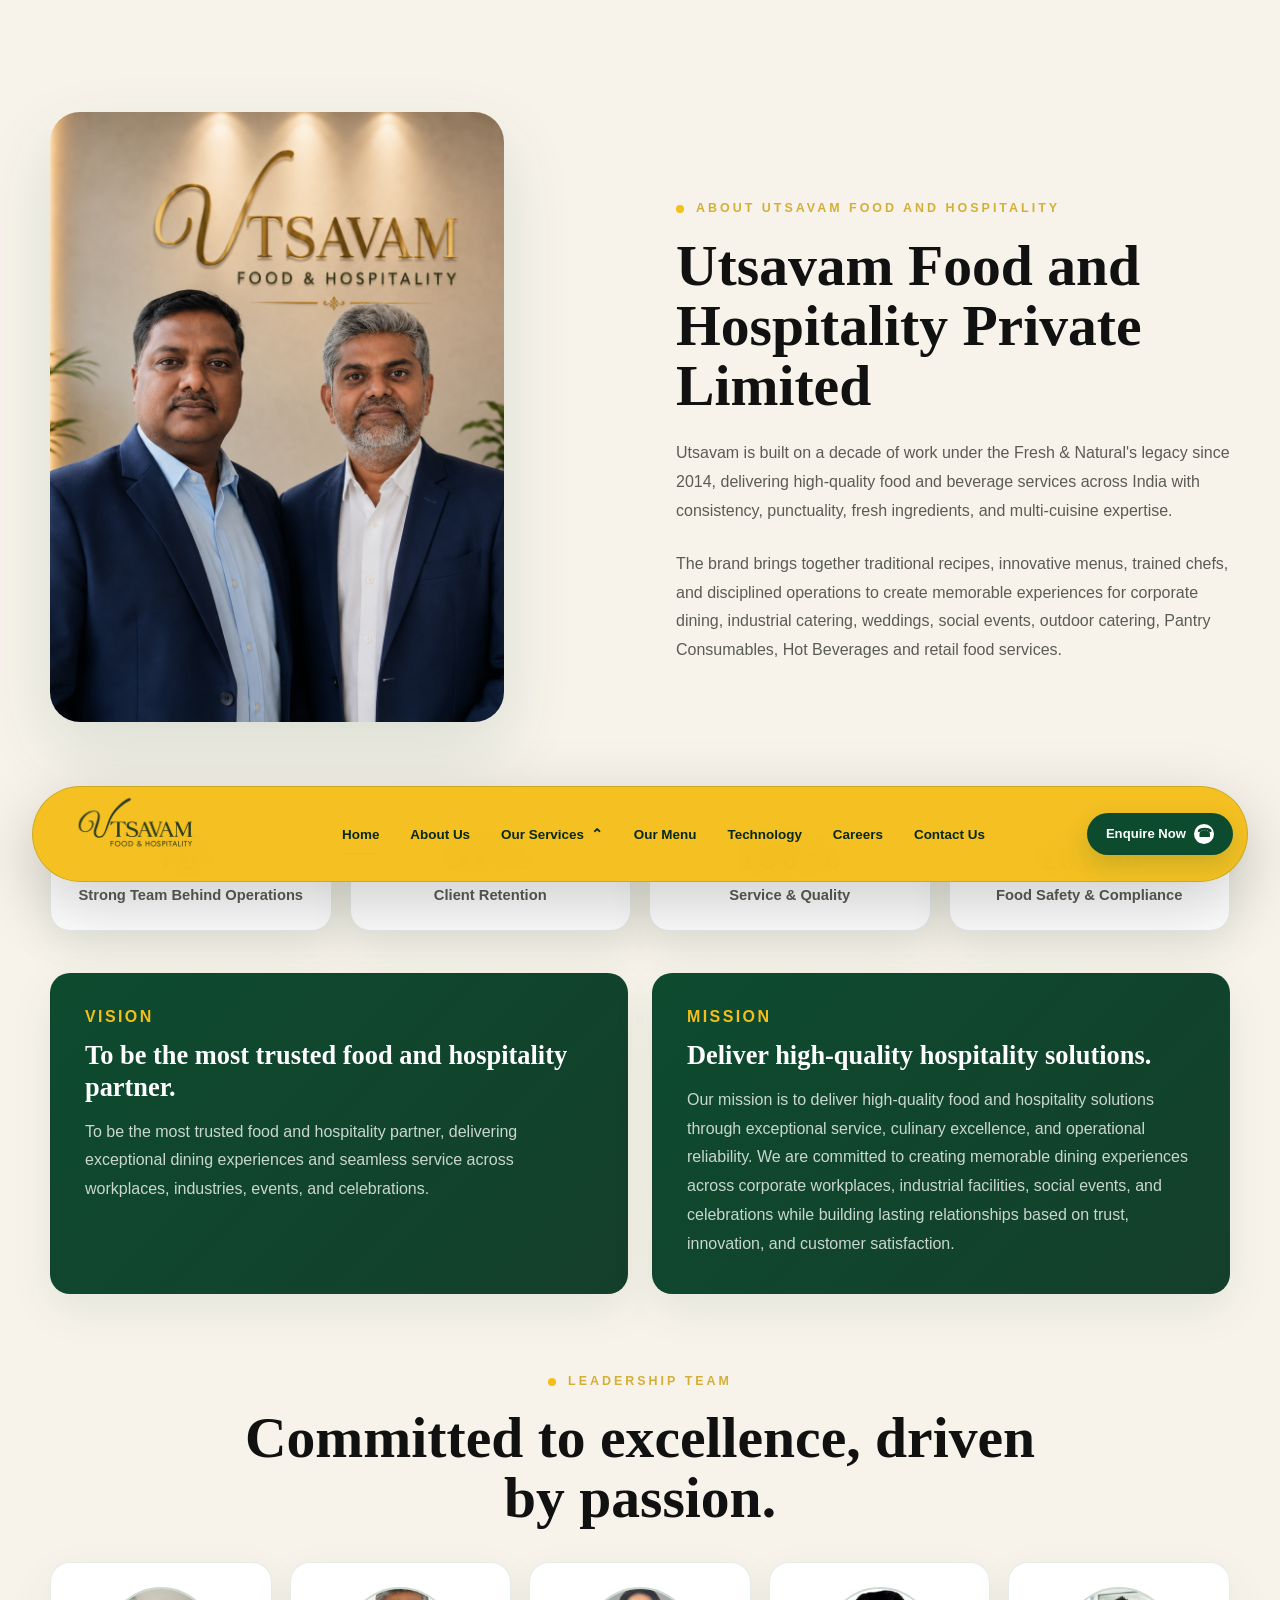
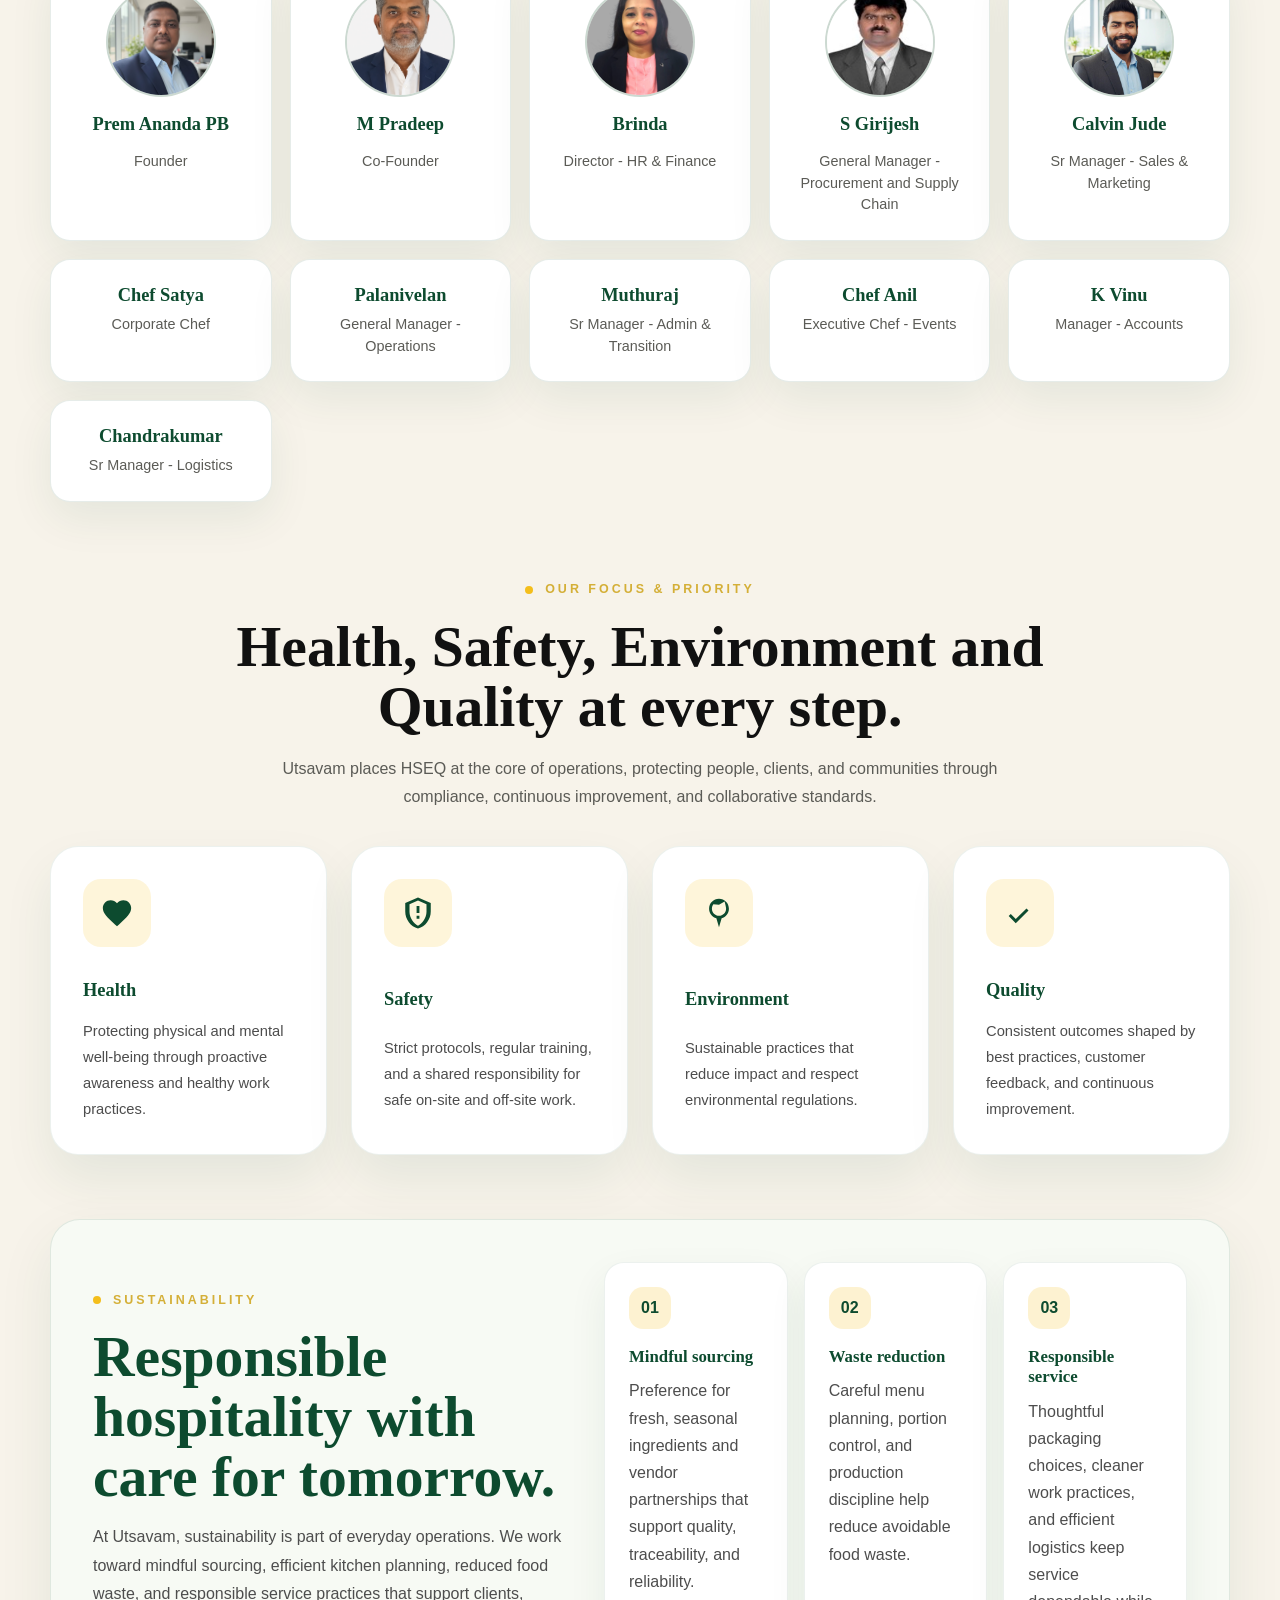
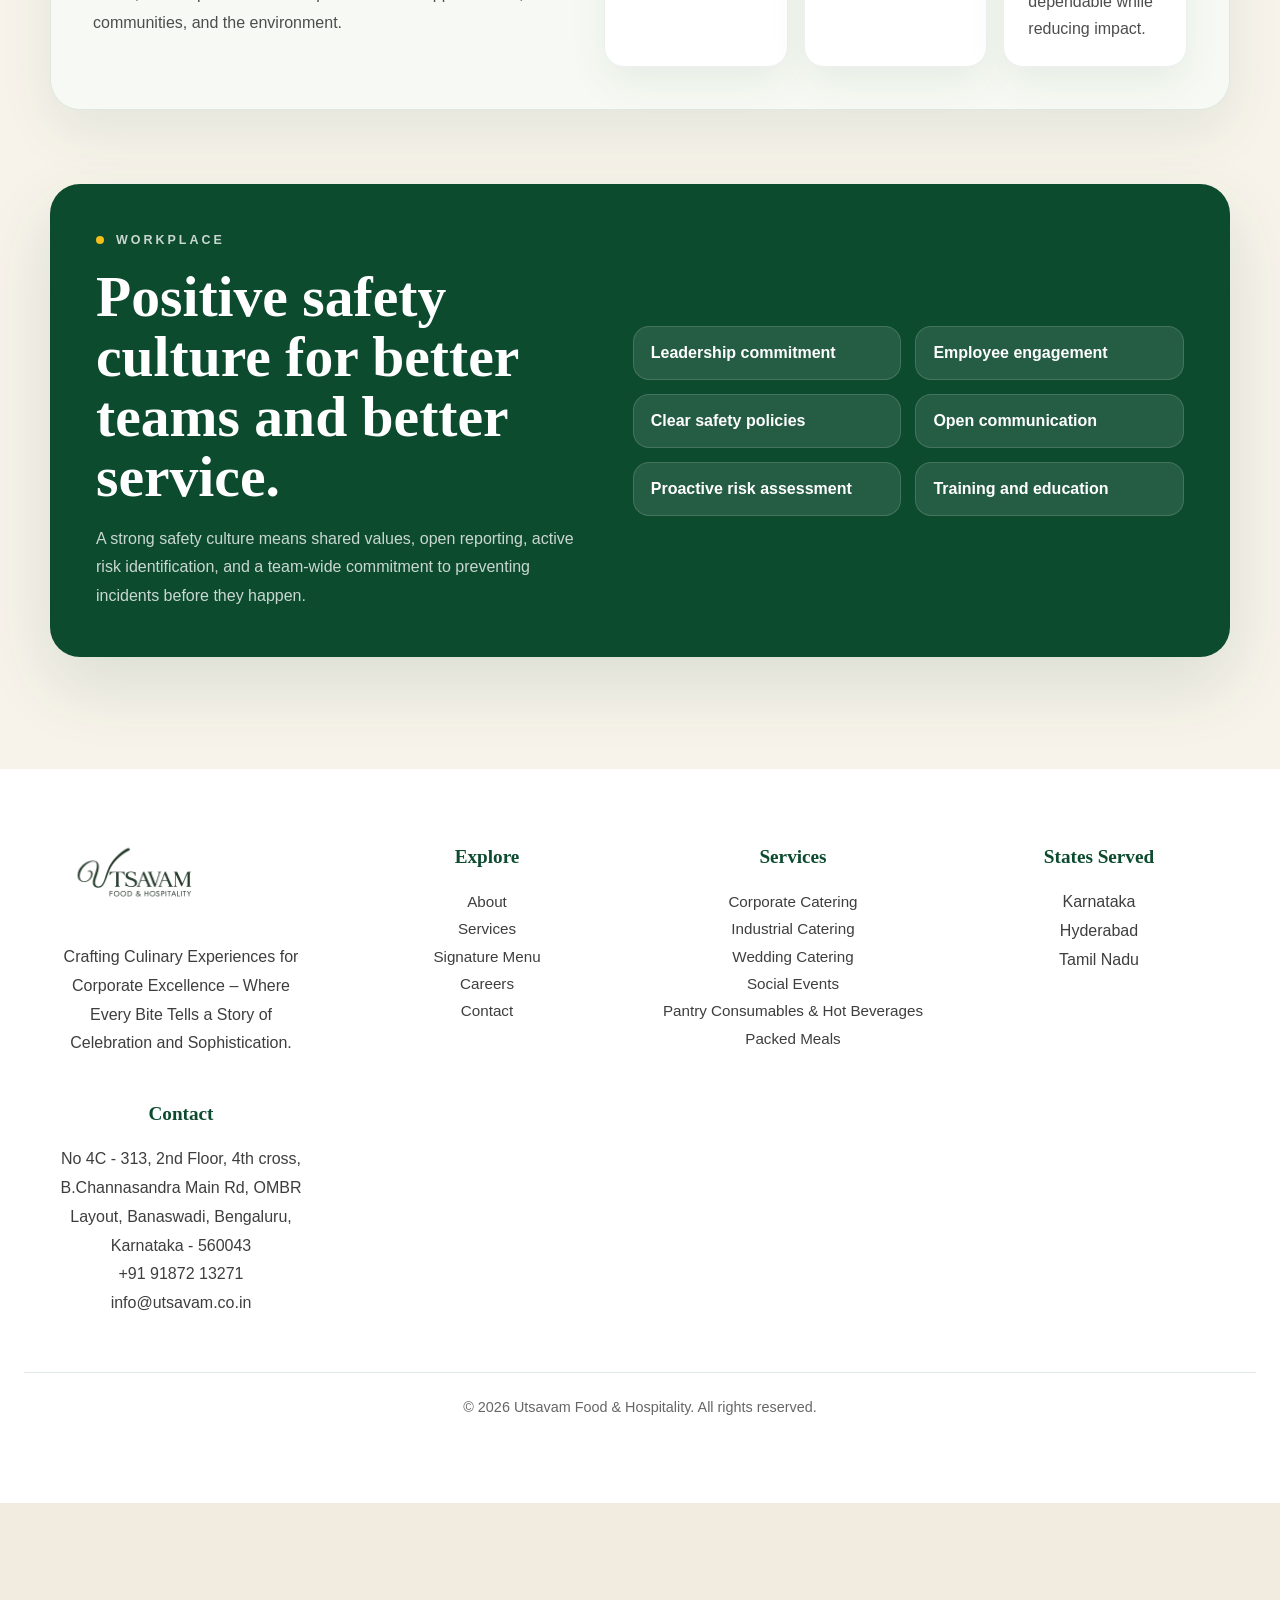
<file: about.html>
<!DOCTYPE html>
<html lang="en">
<head>
    <meta charset="UTF-8">
    <meta name="viewport" content="width=device-width, initial-scale=1.0">
    <link rel="stylesheet" href="style.css">
    <link rel="stylesheet" href="about.css">
    <title>About Utsavam Food & Hospitality</title>
</head>
<body>

<nav class="navbar bottom-nav" aria-label="Main navigation">
    <div class="container nav-inner">
      <a class="brand" href="#home" aria-label="Utsavam Food & Hospitality home">
        <img src="Utsavamlogo.png" alt="Utsavam Food & Hospitality logo">
        <span>Utsavam</span>
      </a>
      <div class="nav-links">
        <a class="active" href="index.html">Home</a>
        <a href="about.html">About Us</a>
        <div class="nav-dropdown">
          <a href="services.html">Our Services <span class="chevron">⌃</span></a>
          <div class="dropdown-menu" aria-label="Services menu">
            <a href="#services">Corporate Catering</a>
            <a href="#services">Industrial Catering</a>
            <a href="#services">Wedding Catering</a>
            <a href="#services">Social Events</a>
            <a href="#services">Banquets</a>
            <a href="#services">Cloud Kitchens</a>
          </div>
        </div>
        <a href="menu.html">Our Menu</a>
        <a href="technology.html">Technology</a>
        <a href="career.html">Careers</a>
        <a href="contact.html">Contact Us</a>
      </div>
      <a class="nav-cta" href="contact.html">Enquire Now <span>☎</span></a>
      <div class="mobile-nav-links" aria-label="Mobile navigation">
        <a href="index.html">Home</a>
        <a href="about.html">About</a>
        <a href="services.html">Services</a>
        <a href="menu.html">Menu</a>
        <a href="technology.html">Technology</a>
        <a href="career.html">Careers</a>
        <a href="contact.html">Contact</a>
      </div>
    </div>
  </nav>
  

    <section class="about section-pad" id="about">
      <div class="container">
        <div class="about-grid">
          <div class="image-stack">
            <img class="image-main" src="assets\About us\ChatGPT Image Jul 10, 2026, 12_40_39 AM.png">
           
          </div>
          <div class="section-copy">
            <p class="eyebrow">About Utsavam Food and Hospitality</p>
            <h2>Utsavam Food and Hospitality Private Limited</h2>
            <p>
              Utsavam is built on a decade of work under the Fresh & Natural's legacy since 2014, delivering high-quality food and beverage services across India with consistency, punctuality, fresh ingredients, and multi-cuisine expertise.
            </p>
            <p>
              The brand brings together traditional recipes, innovative menus, trained chefs, and disciplined operations to create memorable experiences for corporate dining, industrial catering, weddings, social events, outdoor catering, Pantry Consumables, Hot Beverages and retail food services.
            </p>
          </div>
        </div>

        <div class="about-stats">
          <div>
            <strong>70+</strong>
            <span>Strong Team Behind Operations</span>
          </div>
          <div>
            <strong>97%</strong>
            <span>Client Retention</span>
          </div>
          <div>
            <strong>100%</strong>
            <span>Service & Quality</span>
          </div>
          <div>
            <strong>100%</strong>
            <span>Food Safety & Compliance</span>
          </div>
        </div>

        <div class="mission-grid">
          <article>
            <span>Vision</span>
            <h3>To be the most trusted food and hospitality partner.</h3>
            <p>To be the most trusted food and hospitality partner, delivering exceptional dining experiences and seamless service across workplaces, industries, events, and celebrations.</p>
          </article>
          <article>
            <span>Mission</span>
            <h3>Deliver high-quality hospitality solutions.</h3>
            <p>Our mission is to deliver high-quality food and hospitality solutions through exceptional service, culinary excellence, and operational reliability. We are committed to creating memorable dining experiences across corporate workplaces, industrial facilities, social events, and celebrations while building lasting relationships based on trust, innovation, and customer satisfaction.</p>
          </article>
        </div>

        <div class="subsection-head" id="leadership">
          <p class="eyebrow">Leadership Team</p>
          <h2>Committed to excellence, driven by passion.</h2>
        </div>
        <div class="leadership-grid">
          <article class="has-image">
            <div class="leadership-header">
              <img src="assets\About us\WhatsApp Image 2026-06-29 at 5.18.32 PM.jpeg" alt="Prem Ananda PB" class="leadership-image">
              <h3>Prem Ananda PB</h3>
            </div>
            <p>Founder</p>
          </article>
          <article class="has-image">
            <div class="leadership-header">
              <img src="assets\About us\M pradeep.png" alt="M Pradeep" class="leadership-image">
              <h3>M Pradeep</h3>
            </div>
            <p>Co-Founder</p>
          </article>
          <article class="has-image">
            <div class="leadership-header">
              <img src="assets\About us\brinda.png" alt="Brinda" class="leadership-image">
              <h3>Brinda</h3>
            </div>
            <p>Director - HR & Finance</p>
          </article>
          <article class="has-image">
            <div class="leadership-header">
              <img src="assets\About us\S girijesh.png" alt="S Girijesh" class="leadership-image">
              <h3>S Girijesh</h3>
            </div>
            <p>General Manager - Procurement and Supply Chain</p>
          </article>
          <article class="has-image">
            <div class="leadership-header">
              <img src="assets\About us\Calvin jude.png" alt="Calvin Jude" class="leadership-image">
              <h3>Calvin Jude</h3>
            </div>
            <p>Sr Manager - Sales & Marketing</p>
          </article>
          <article><h3>Chef Satya</h3><p>Corporate Chef</p></article>
          <article><h3>Palanivelan</h3><p>General Manager - Operations</p></article>
          <article><h3>Muthuraj</h3><p>Sr Manager - Admin & Transition</p></article>
          <article><h3>Chef Anil</h3><p>Executive Chef - Events</p></article>
          <article><h3>K Vinu</h3><p>Manager - Accounts</p></article>
          <article><h3>Chandrakumar</h3><p>Sr Manager - Logistics</p></article>
          
        </div>

        <div class="subsection-head" id="hseq">
          <p class="eyebrow">Our Focus & Priority </p>
          <h2>Health, Safety, Environment and Quality at every step.</h2>
          <p>Utsavam places HSEQ at the core of operations, protecting people, clients, and communities through compliance, continuous improvement, and collaborative standards.</p>
        </div>
        <div class="hseq-grid">
          <article>
            <span class="hseq-icon" aria-hidden="true">
              <svg viewBox="0 0 24 24" fill="currentColor" aria-hidden="true">
                <path d="M12 21.35l-1.45-1.32C5.4 15.36 2 12.28 2 8.5 2 5.46 4.46 3 7.5 3c1.74 0 3.41.81 4.5 2.09C13.09 3.81 14.76 3 16.5 3 19.54 3 22 5.46 22 8.5c0 3.78-3.4 6.86-8.55 11.54L12 21.35z" />
              </svg>
            </span>
            <h3>Health</h3>
            <p>Protecting physical and mental well-being through proactive awareness and healthy work practices.</p>
          </article>
          <article>
            <span class="hseq-icon" aria-hidden="true">
              <svg viewBox="0 0 24 24" fill="currentColor" aria-hidden="true">
                <path d="M12 1L3 5v6c0 5.55 3.84 10.74 9 12 5.16-1.26 9-6.45 9-12V5l-9-4zm0 2.18l6 2.67v5.34c0 4.32-2.98 8.57-6 9.81-3.02-1.24-6-5.49-6-9.81V5.85l6-2.67zM11 7h2v5h-2V7zm0 7h2v2h-2v-2z" />
              </svg>
            </span>
            <h3>Safety</h3>
            <p>Strict protocols, regular training, and a shared responsibility for safe on-site and off-site work.</p>
          </article>
          <article>
            <span class="hseq-icon" aria-hidden="true">
              <svg viewBox="0 0 24 24" fill="currentColor" aria-hidden="true">
                <path d="M12 2C8.13 2 5 5.13 5 9c0 3.21 2.19 5.9 5.14 6.67L12 22l1.86-6.33C16.81 14.9 19 12.21 19 9c0-3.87-3.13-7-7-7zm0 12c-2.76 0-5-2.24-5-5 0-1.17.39-2.25 1.05-3.11L12 6.1l3.95-2.21C16.61 6.75 17 7.83 17 9c0 2.76-2.24 5-5 5z" />
              </svg>
            </span>
            <h3>Environment</h3>
            <p>Sustainable practices that reduce impact and respect environmental regulations.</p>
          </article>
          <article>
            <span class="hseq-icon" aria-hidden="true">
              <svg viewBox="0 0 24 24" fill="currentColor" aria-hidden="true">
                <path d="M9 16.17l-3.5-3.5L4 14.17l5 5 9-9-1.41-1.42L9 16.17z" />
              </svg>
            </span>
            <h3>Quality</h3>
            <p>Consistent outcomes shaped by best practices, customer feedback, and continuous improvement.</p>
          </article>
        </div>

        <div class="sustainability-panel" id="sustainability">
          <div class="sustainability-copy">
            <p class="eyebrow">Sustainability</p>
            <h2>Responsible hospitality with care for tomorrow.</h2>
            <p>At Utsavam, sustainability is part of everyday operations. We work toward mindful sourcing, efficient kitchen planning, reduced food waste, and responsible service practices that support clients, communities, and the environment.</p>
          </div>
          <div class="sustainability-grid">
            <article>
              <span>01</span>
              <h3>Mindful sourcing</h3>
              <p>Preference for fresh, seasonal ingredients and vendor partnerships that support quality, traceability, and reliability.</p>
            </article>
            <article>
              <span>02</span>
              <h3>Waste reduction</h3>
              <p>Careful menu planning, portion control, and production discipline help reduce avoidable food waste.</p>
            </article>
            <article>
              <span>03</span>
              <h3>Responsible service</h3>
              <p>Thoughtful packaging choices, cleaner work practices, and efficient logistics keep service dependable while reducing impact.</p>
            </article>
          </div>
        </div>

        <div class="workplace-panel" id="culture">
          <div>
            <p class="eyebrow">Workplace</p>
            <h2>Positive safety culture for better teams and better service.</h2>
            <p>A strong safety culture means shared values, open reporting, active risk identification, and a team-wide commitment to preventing incidents before they happen.</p>
          </div>
          <div class="workplace-grid">
            <span>Leadership commitment</span>
            <span>Employee engagement</span>
            <span>Clear safety policies</span>
            <span>Open communication</span>
            <span>Proactive risk assessment</span>
            <span>Training and education</span>
          </div>
        </div>
      </div>
    </section>

    <!--footer-->
  <footer class="footer">
    <div class="container footer-grid">
      <div>
        <a class="brand footer-brand" href="#home">
          <img src="Utsavamlogo.png" alt="Utsavam Food & Hospitality logo">
          <span>Utsavam</span>
        </a>
        <p>Crafting Culinary Experiences for Corporate Excellence – Where Every Bite Tells a Story of Celebration and Sophistication.</p>
      </div>
      <div>
        <h3>Explore</h3>
        <a href="about.html">About</a>
        <a href="services.html">Services</a>
        <a href="menu.html">Signature Menu</a>
        <a href="career.html">Careers</a>
        <a href="contact.html">Contact</a>
      </div>
      <div>
        <h3>Services</h3>
        <a href="corporate-catering.html">Corporate Catering</a>
        <a href="industrial-catering.html">Industrial Catering</a>
        <a href="wedding-catering.html">Wedding Catering</a>
        <a href="social-events.html">Social Events</a>
        <a href="pantry-consumables-hot-beverages.html">Pantry Consumables & Hot Beverages</a>
        <a href="packed-meals.html">Packed Meals</a>
      </div>
      <div>
        <h3>States Served</h3>
        <p>Karnataka</p>
        <p>Hyderabad</p>
        <p>Tamil Nadu</p>
      </div>
      <div>
        <h3>Contact</h3>
        <p>No 4C - 313, 2nd Floor, 4th cross, B.Channasandra Main Rd, OMBR Layout, Banaswadi, Bengaluru, Karnataka - 560043</p>
        <p>+91 91872 13271</p>
        <p>info@utsavam.co.in</p>
      </div>
    </div>
    <div class="footer-bottom">
      <p>&copy; 2026 Utsavam Food & Hospitality. All rights reserved.</p>
    </div>
  </footer>
</body>
</html>
</file>
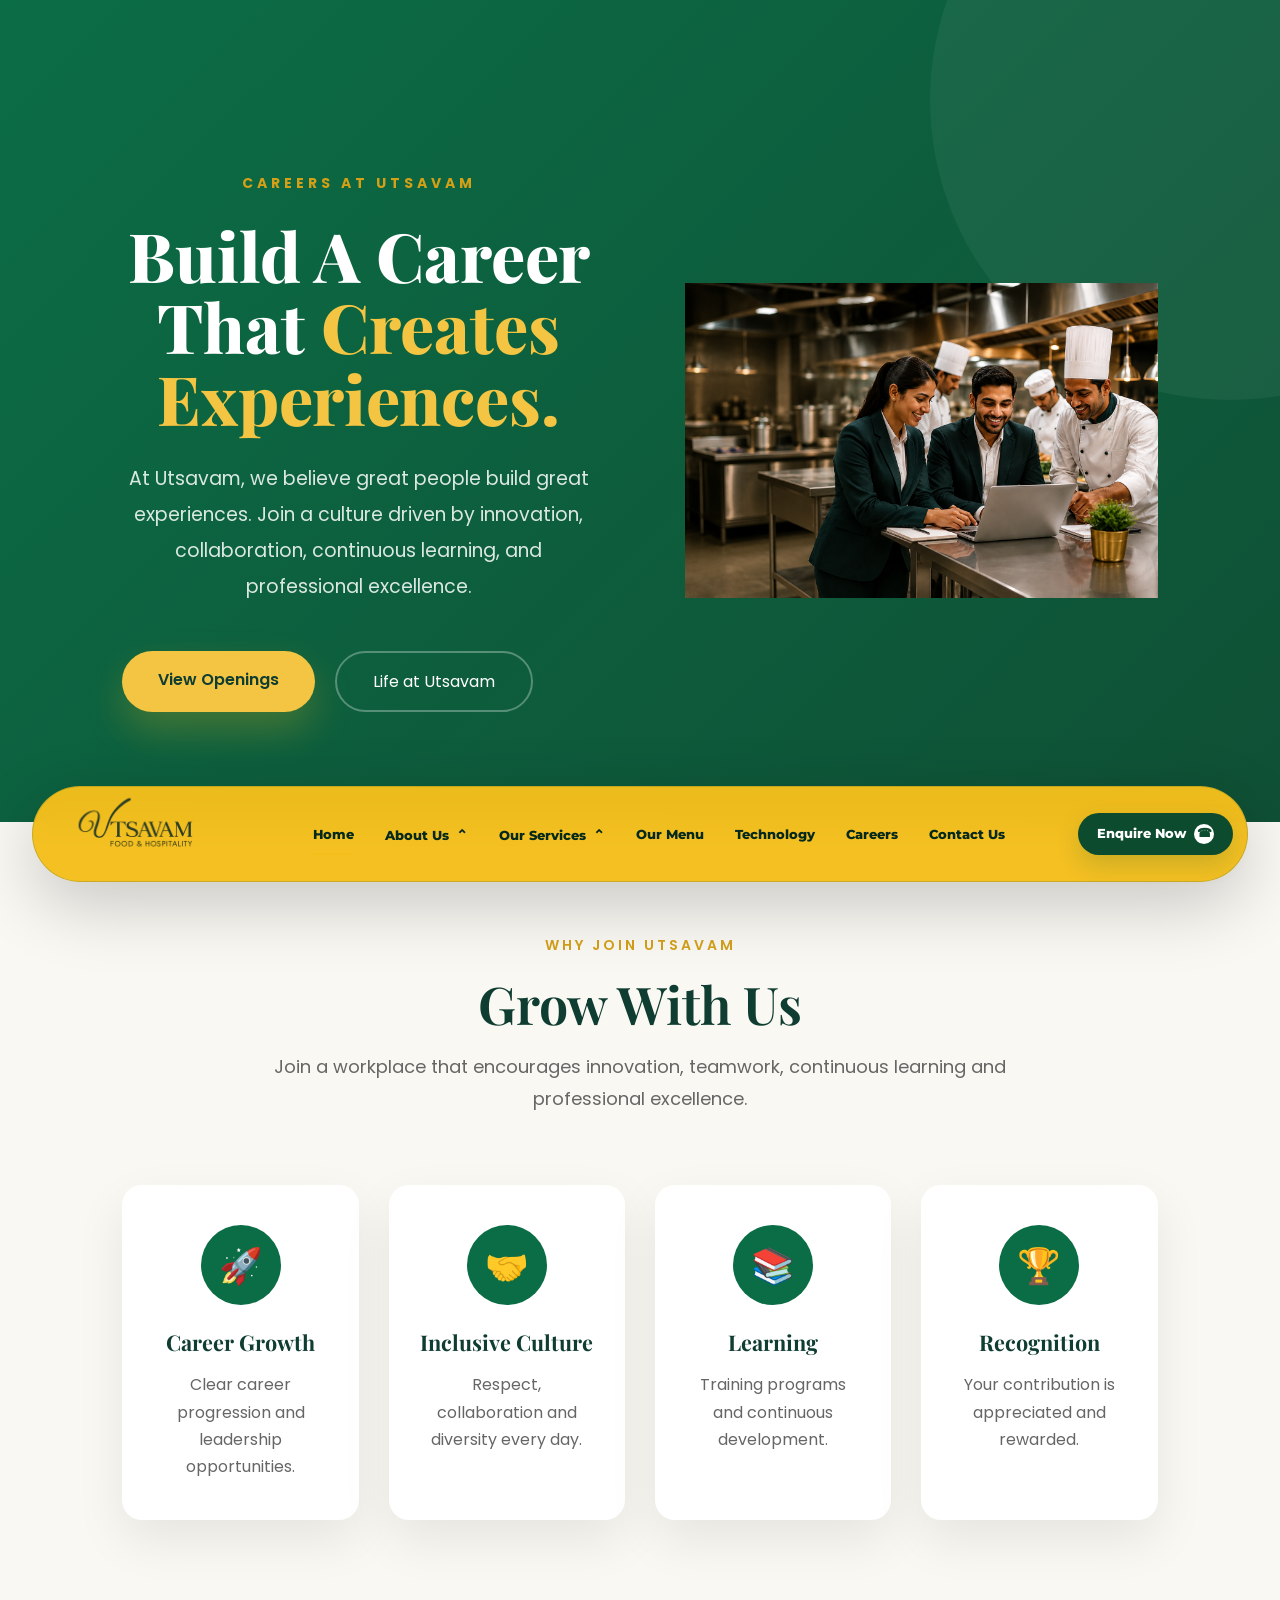
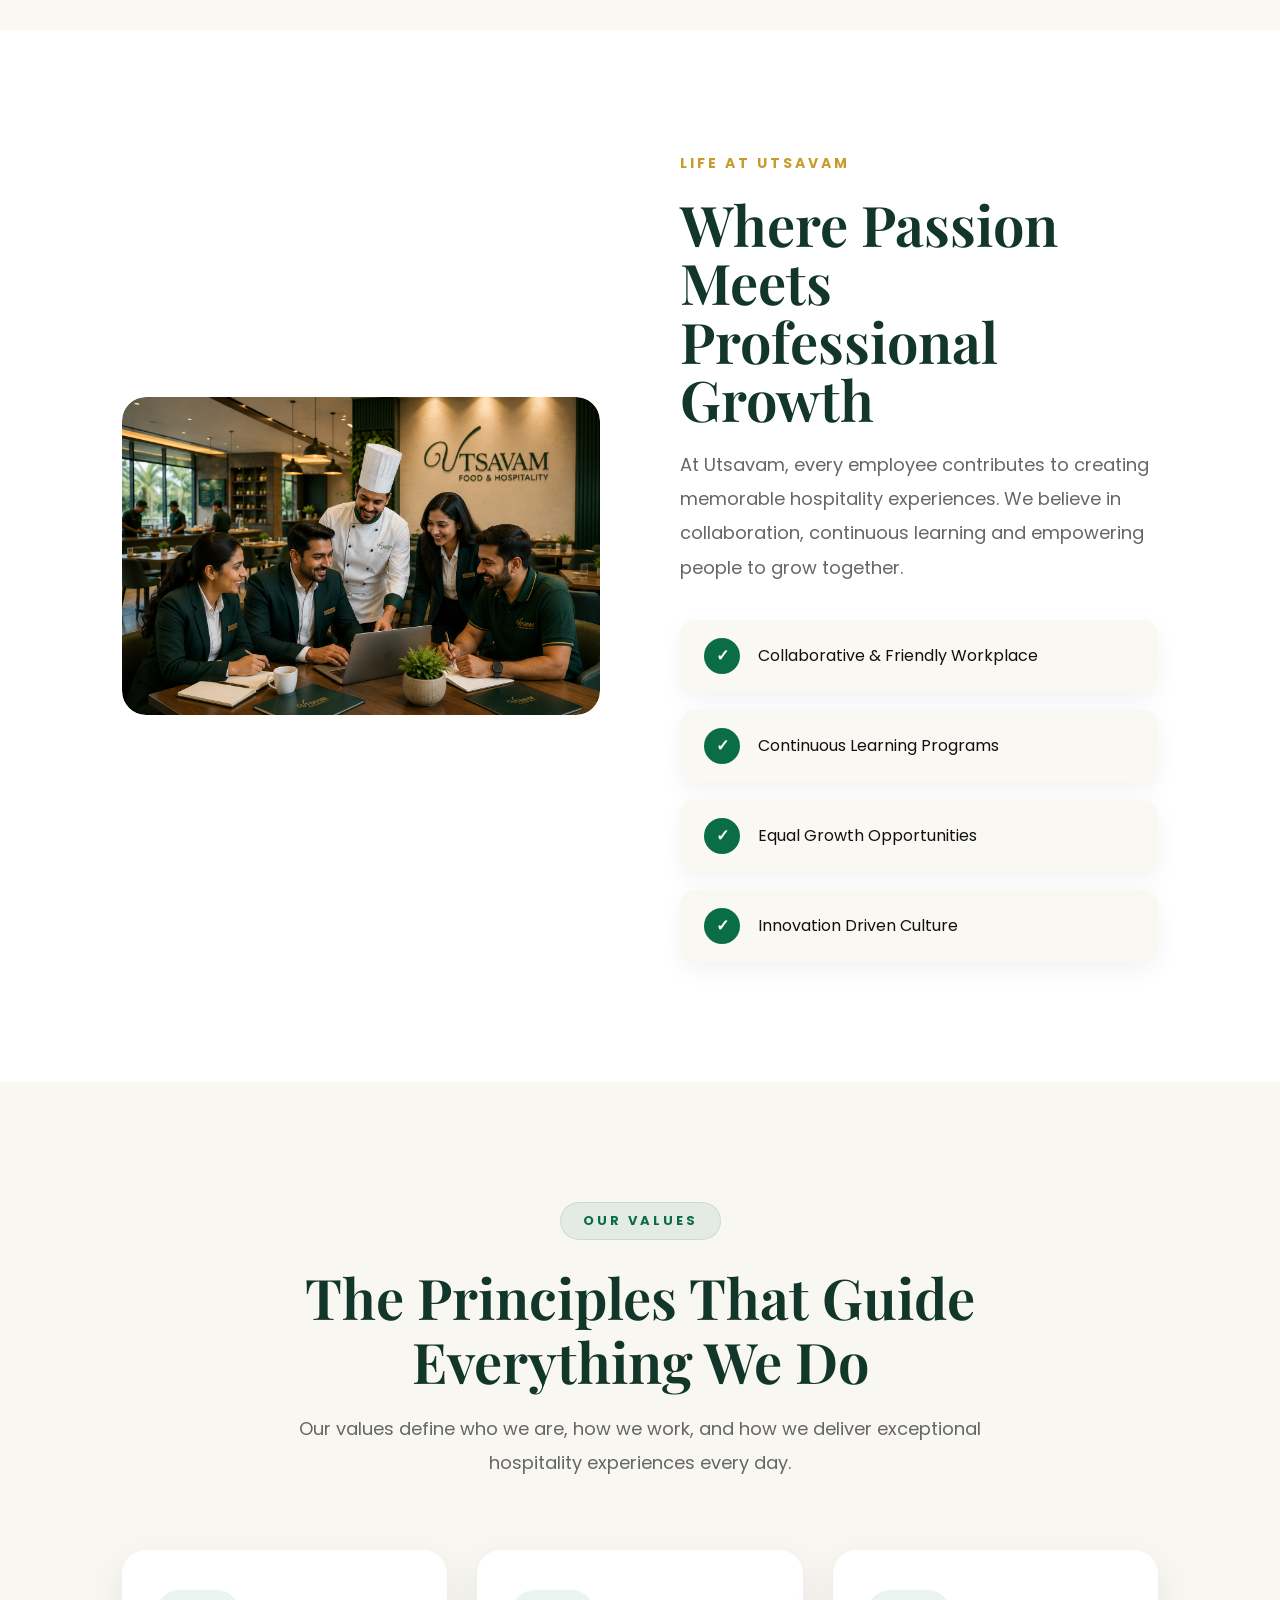
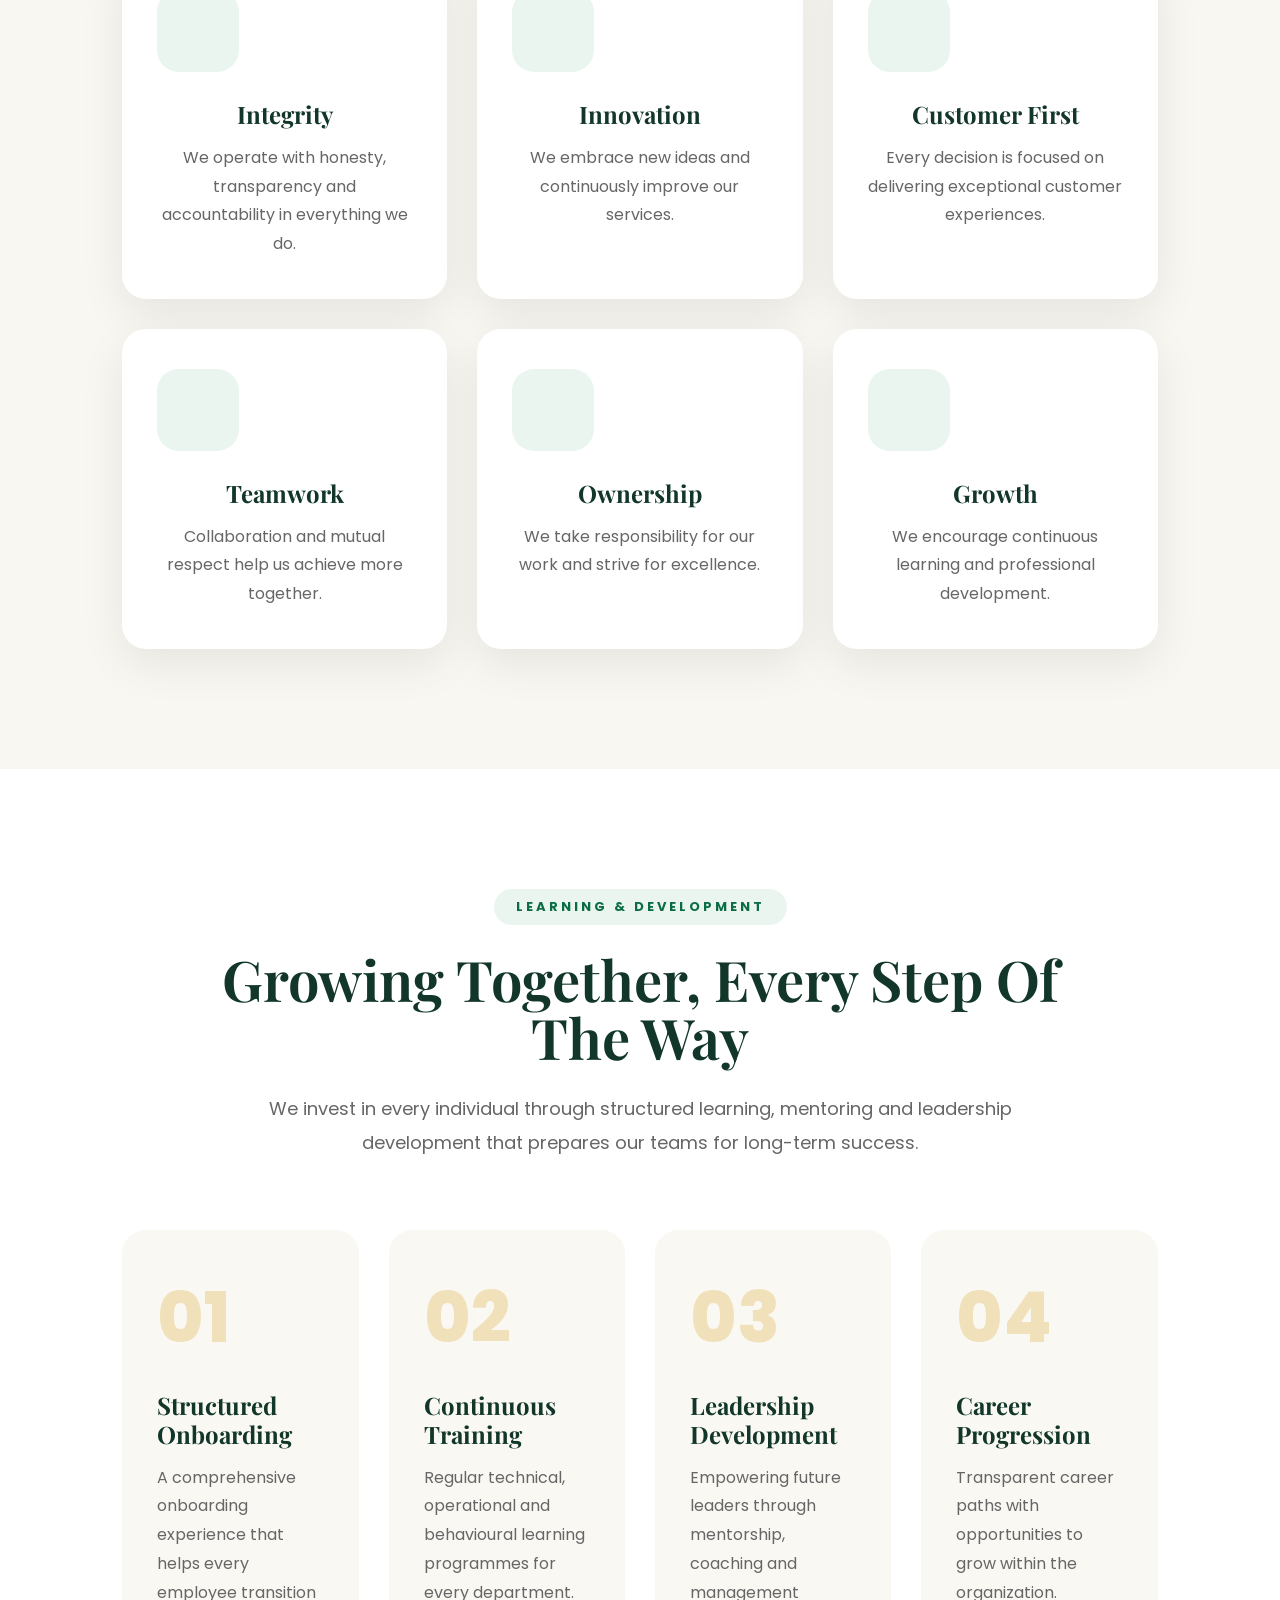
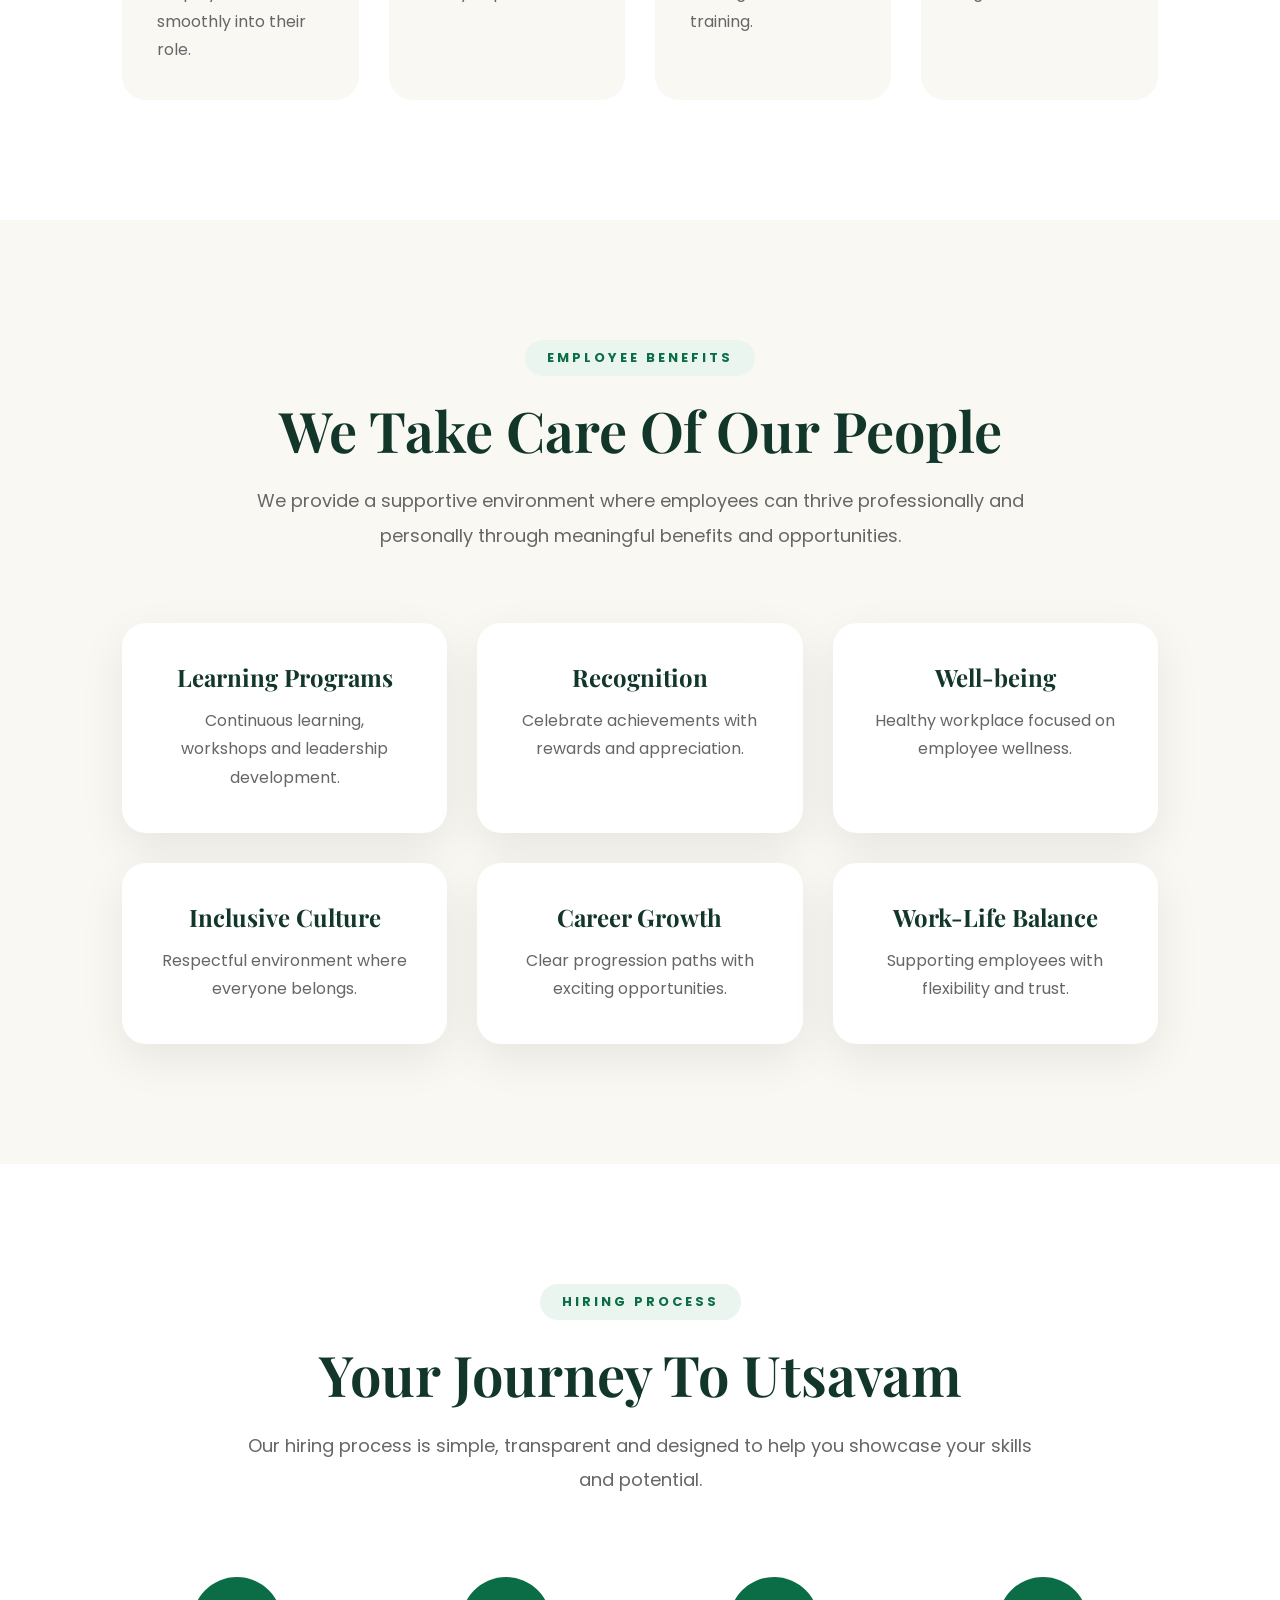
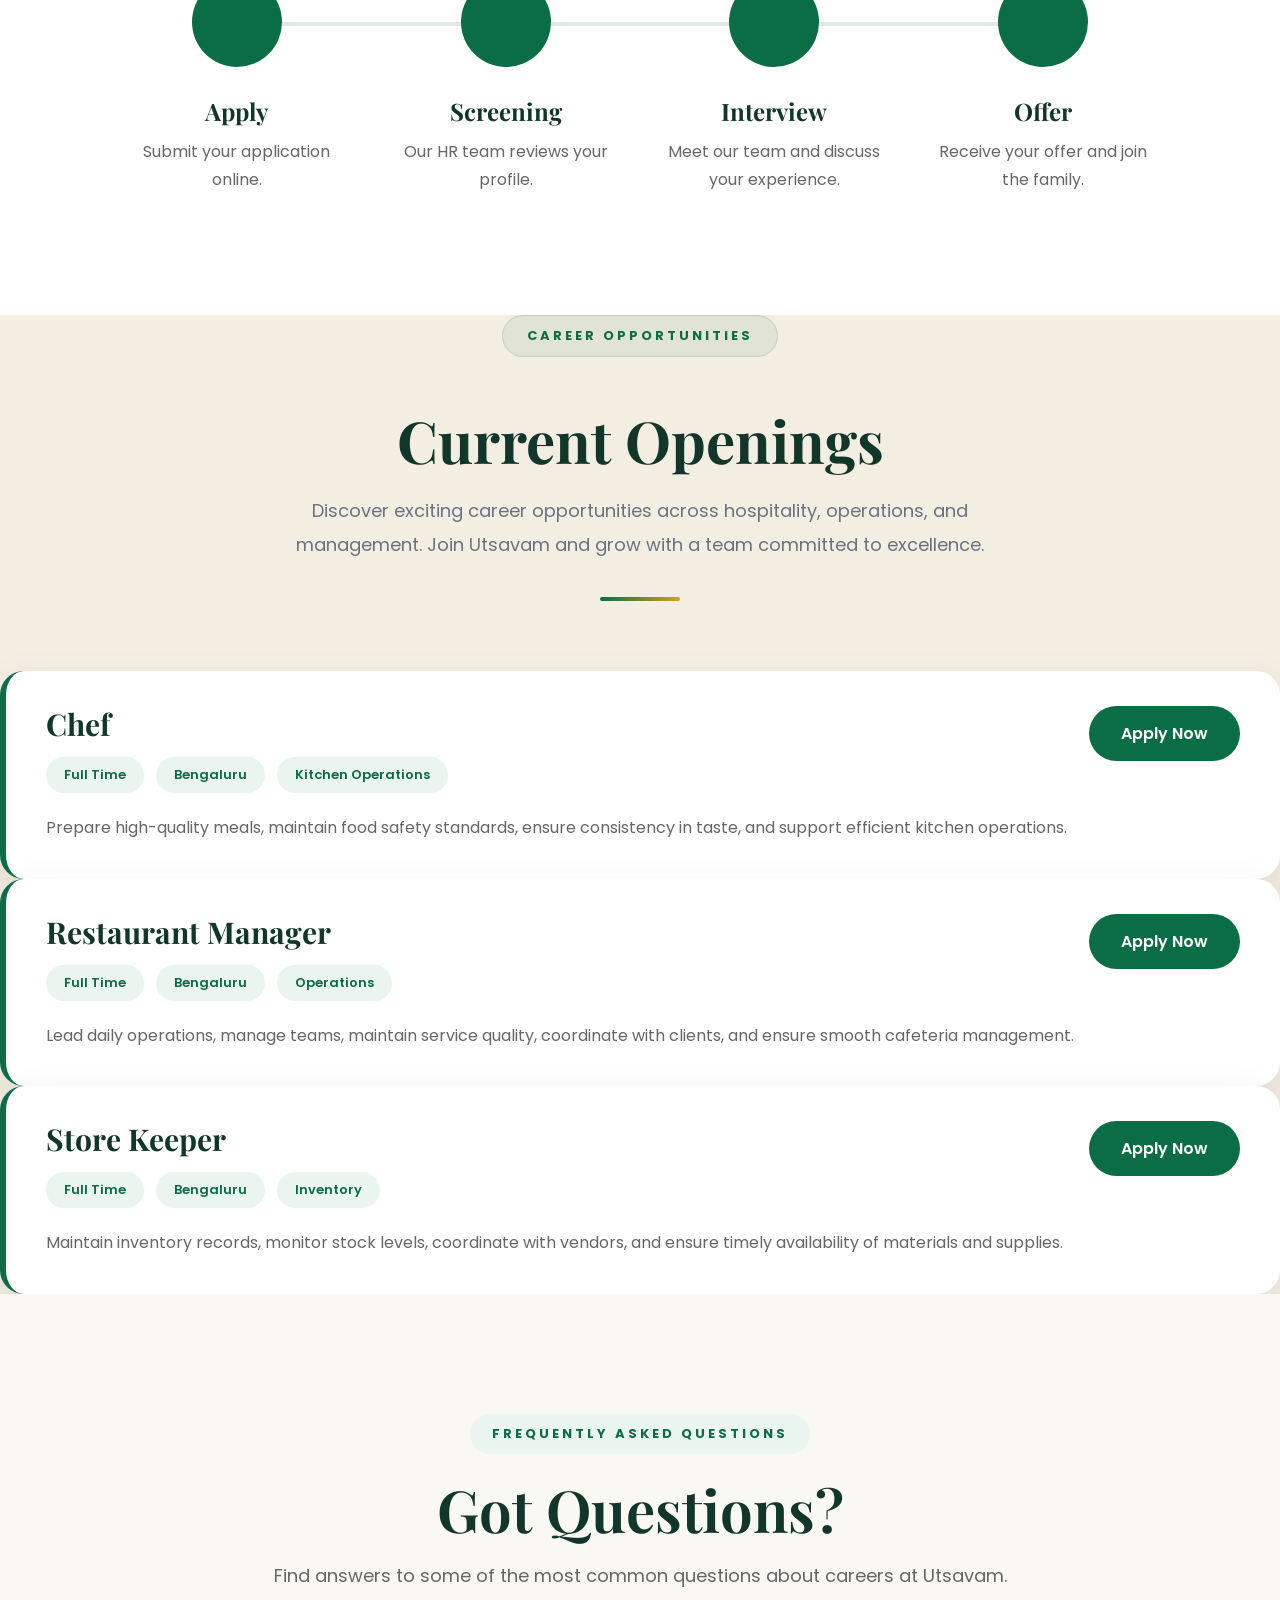
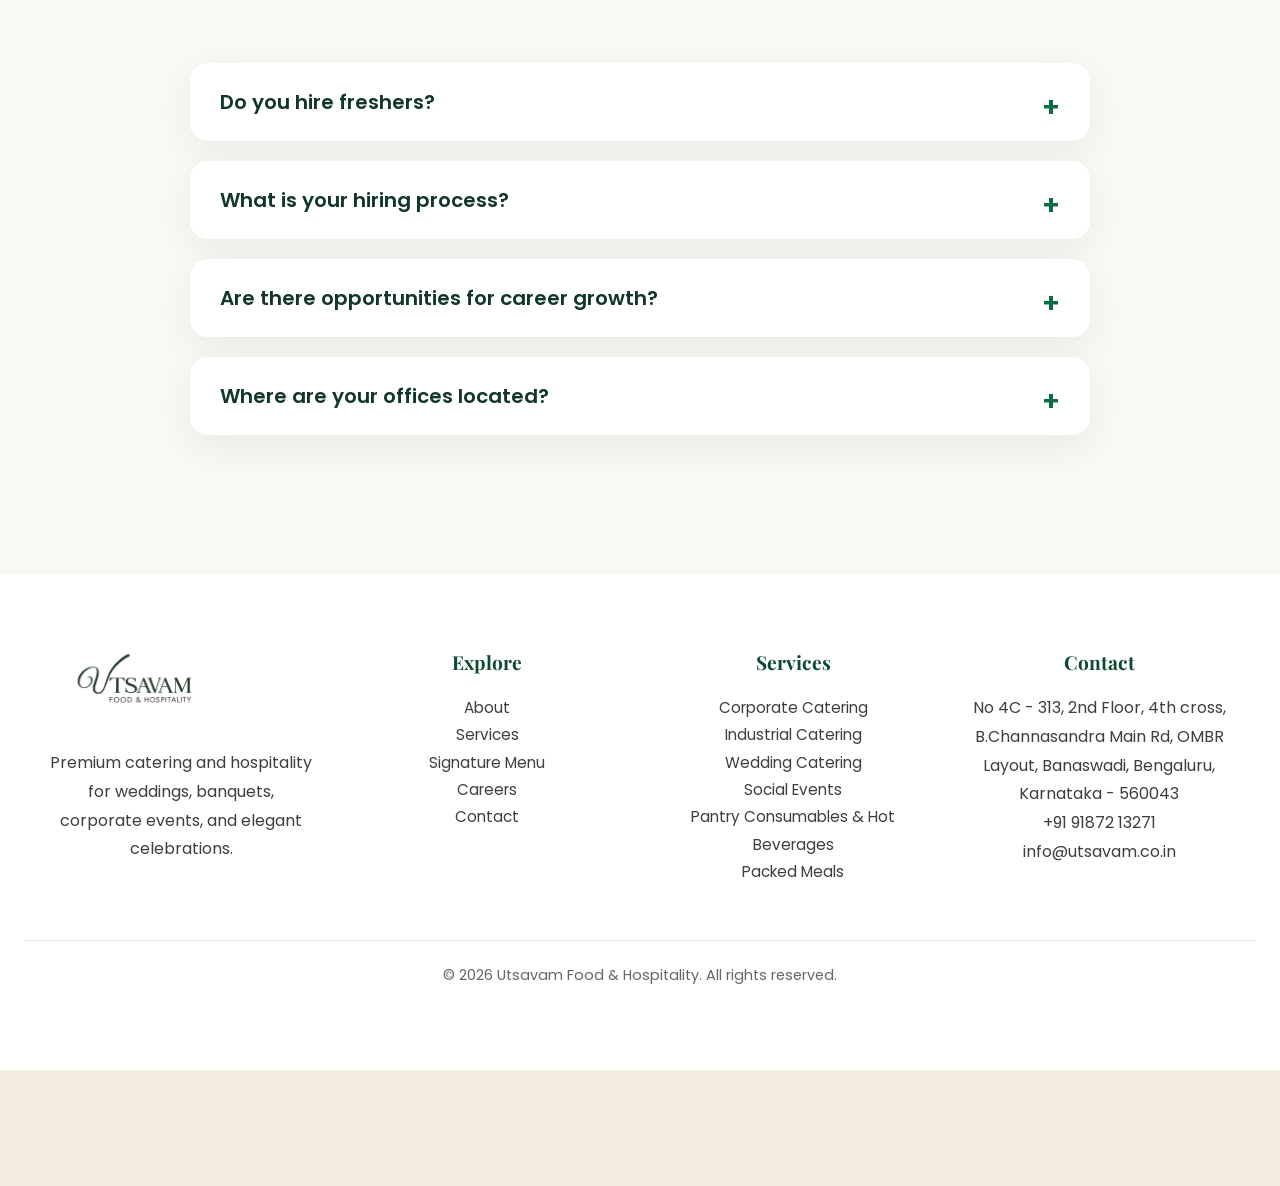
<file: career.html>
<!DOCTYPE html>
<html lang="en">
<head>
  <meta charset="UTF-8">
  <meta name="viewport" content="width=device-width, initial-scale=1.0">
  <meta name="description" content="Utsavam Food & Hospitality creates premium catering, wedding, banquet, and corporate hospitality experiences.">
  <title>Utsavam Food & Hospitality</title>
  <link rel="preconnect" href="https://fonts.googleapis.com">
  <link rel="preconnect" href="https://fonts.gstatic.com" crossorigin>
  <link href="https://fonts.googleapis.com/css2?family=Dancing+Script:wght@700&family=Montserrat:wght@400;500;600;700;800;900&family=Playfair+Display:wght@500;600;700&family=Poppins:wght@300;400;500;600;700&display=swap" rel="stylesheet">
  <link rel="stylesheet" href="style.css">
    <link rel="stylesheet" href="career.css">
</head>
<body>
  <nav class="navbar bottom-nav" aria-label="Main navigation">
    <div class="container nav-inner">
      <a class="brand" href="index.html" aria-label="Utsavam Food & Hospitality home">
        <img src="Utsavamlogo.png" alt="Utsavam Food & Hospitality logo">
        <span>Utsavam</span>
      </a>
      <div class="nav-links">
        <a class="active" href="index.html">Home</a>
        <div class="nav-dropdown">
          <a href="about.html">About Us <span class="chevron">⌃</span></a>
          <div class="dropdown-menu" aria-label="About menu">
            <a href="about.html">Company Story</a>
            <a href="about.html#leadership">Leadership Team</a>
            <a href="about.html#hseq">HSEQ</a>
            <a href="about.html#sustainability">Sustainability</a>
            <a href="about.html#culture">Workplace Culture</a>
          </div>
        </div>
        <div class="nav-dropdown">
          <a href="services.html">Our Services <span class="chevron">⌃</span></a>
          <div class="dropdown-menu" aria-label="Services menu">
            <a href="#services">Corporate Catering</a>
            <a href="#services">Industrial Catering</a>
            <a href="#services">Wedding Catering</a>
            <a href="#services">Social Events</a>
            <a href="#services">Banquets</a>
            <a href="#services">Cloud Kitchens</a>
          </div>
        </div>
        <a href="menu.html">Our Menu</a>
        <a href="technology.html">Technology</a>
        <a href="career.html">Careers</a>
        <a href="contact.html">Contact Us</a>
      </div>
      <a class="nav-cta" href="contact.html#contact">Enquire Now <span>☎</span></a>
      <div class="mobile-nav-links" aria-label="Mobile navigation">
        <a href="index.html">Home</a>
        <a href="about.html">About</a>
        <a href="services.html">Services</a>
        <a href="menu.html">Menu</a>
        <a href="technology.html">Technology</a>
        <a href="career.html">Careers</a>
        <a href="contact.html">Contact</a>
      </div>
    </div>
  </nav>

  <!-- =========================
CAREER HERO
========================= -->

<section class="career-hero">

    <div class="hero-overlay"></div>

    <div class="container hero-grid">

        <div class="hero-content">

            <span class="hero-tag">
                CAREERS AT UTSAVAM
            </span>

            <h1>
                Build A Career That
                <span>Creates Experiences.</span>
            </h1>

            <p>
                At Utsavam, we believe great people build great experiences.
                Join a culture driven by innovation, collaboration, continuous
                learning, and professional excellence.
            </p>

            <div class="hero-buttons">

                <a href="#jobs" class="btn-primary">
                    View Openings
                </a>

                <a href="#culture" class="btn-outline">
                    Life at Utsavam
                </a>

            </div>

        </div>

        <div class="hero-image">

            <!-- Replace -->
            <img src="assets\images\ChatGPT Image Jul 11, 2026, 02_16_22 AM.png">

        </div>

    </div>

</section>


<!-- ===========================
WHY JOIN UTSAVAM
=========================== -->

<section class="why-join-section">

    <div class="container">

        <div class="why-heading">

            <span>WHY JOIN UTSAVAM</span>

            <h2>Grow With Us</h2>

            <p>
                Join a workplace that encourages innovation, teamwork,
                continuous learning and professional excellence.
            </p>

        </div>

        <div class="why-join-grid">

            <div class="why-box">

                <div class="why-circle">
                    🚀
                </div>

                <h3>Career Growth</h3>

                <p>
                    Clear career progression and leadership opportunities.
                </p>

            </div>

            <div class="why-box">

                <div class="why-circle">
                    🤝
                </div>

                <h3>Inclusive Culture</h3>

                <p>
                    Respect, collaboration and diversity every day.
                </p>

            </div>

            <div class="why-box">

                <div class="why-circle">
                    📚
                </div>

                <h3>Learning</h3>

                <p>
                    Training programs and continuous development.
                </p>

            </div>

            <div class="why-box">

                <div class="why-circle">
                    🏆
                </div>

                <h3>Recognition</h3>

                <p>
                    Your contribution is appreciated and rewarded.
                </p>

            </div>

        </div>

    </div>

</section>

<!-- ===========================
LIFE AT UTSAVAM
=========================== -->

<section class="life-section">

    <div class="container life-grid">

        <!-- LEFT -->

        <div class="life-image">

            <img src="assets\images\life ay utsavam.png" alt="Life at Utsavam">

        </div>

        <!-- RIGHT -->

        <div class="life-content">

            <span class="life-tag">
                LIFE AT UTSAVAM
            </span>

            <h2>
                Where Passion Meets
                Professional Growth
            </h2>

            <p>
                At Utsavam, every employee contributes to creating memorable
                hospitality experiences. We believe in collaboration,
                continuous learning and empowering people to grow together.
            </p>

            <div class="life-list">

                <div class="life-item">
                    <span>✓</span>
                    Collaborative & Friendly Workplace
                </div>

                <div class="life-item">
                    <span>✓</span>
                    Continuous Learning Programs
                </div>

                <div class="life-item">
                    <span>✓</span>
                    Equal Growth Opportunities
                </div>

                <div class="life-item">
                    <span>✓</span>
                    Innovation Driven Culture
                </div>

            </div>

        </div>

    </div>

</section>

<!--====================================
OUR VALUES
=====================================-->

<!-- =========================
OUR VALUES
========================= -->

<section class="values-section">

    <div class="container">

        <div class="values-heading">

            <span>OUR VALUES</span>

            <h2>
                The Principles That
                Guide Everything We Do
            </h2>

            <p>
                Our values define who we are, how we work, and how we deliver
                exceptional hospitality experiences every day.
            </p>

        </div>

        <div class="values-grid">

            <div class="value-card">

                <div class="value-icon">
                    <i class="fa-solid fa-shield-halved"></i>
                </div>

                <h3>Integrity</h3>

                <p>
                    We operate with honesty, transparency and accountability in everything we do.
                </p>

            </div>

            <div class="value-card">

                <div class="value-icon">
                    <i class="fa-solid fa-lightbulb"></i>
                </div>

                <h3>Innovation</h3>

                <p>
                    We embrace new ideas and continuously improve our services.
                </p>

            </div>

            <div class="value-card">

                <div class="value-icon">
                    <i class="fa-solid fa-users"></i>
                </div>

                <h3>Customer First</h3>

                <p>
                    Every decision is focused on delivering exceptional customer experiences.
                </p>

            </div>

            <div class="value-card">

                <div class="value-icon">
                    <i class="fa-solid fa-handshake"></i>
                </div>

                <h3>Teamwork</h3>

                <p>
                    Collaboration and mutual respect help us achieve more together.
                </p>

            </div>

            <div class="value-card">

                <div class="value-icon">
                    <i class="fa-solid fa-medal"></i>
                </div>

                <h3>Ownership</h3>

                <p>
                    We take responsibility for our work and strive for excellence.
                </p>

            </div>

            <div class="value-card">

                <div class="value-icon">
                    <i class="fa-solid fa-chart-line"></i>
                </div>

                <h3>Growth</h3>

                <p>
                    We encourage continuous learning and professional development.
                </p>

            </div>

        </div>

    </div>

</section>
    
<!--==================================
LEARNING & DEVELOPMENT
===================================-->

<section class="learning-section">

    <div class="container">

        <div class="learning-heading">

            <span>LEARNING & DEVELOPMENT</span>

            <h2>
                Growing Together,
                Every Step Of The Way
            </h2>

            <p>
                We invest in every individual through structured learning,
                mentoring and leadership development that prepares our teams
                for long-term success.
            </p>

        </div>

        <div class="learning-grid">

            <div class="learning-card">

                <div class="learning-number">
                    01
                </div>

                <h3>Structured Onboarding</h3>

                <p>
                    A comprehensive onboarding experience that helps every
                    employee transition smoothly into their role.
                </p>

            </div>

            <div class="learning-card">

                <div class="learning-number">
                    02
                </div>

                <h3>Continuous Training</h3>

                <p>
                    Regular technical, operational and behavioural learning
                    programmes for every department.
                </p>

            </div>

            <div class="learning-card">

                <div class="learning-number">
                    03
                </div>

                <h3>Leadership Development</h3>

                <p>
                    Empowering future leaders through mentorship,
                    coaching and management training.
                </p>

            </div>

            <div class="learning-card">

                <div class="learning-number">
                    04
                </div>

                <h3>Career Progression</h3>

                <p>
                    Transparent career paths with opportunities to
                    grow within the organization.
                </p>

            </div>

        </div>

    </div>

</section>

<!--==================================
EMPLOYEE BENEFITS
===================================-->

<section class="benefits-section">

    <div class="container">

        <div class="benefits-heading">

            <span>EMPLOYEE BENEFITS</span>

            <h2>
                We Take Care Of
                Our People
            </h2>

            <p>
                We provide a supportive environment where employees can
                thrive professionally and personally through meaningful
                benefits and opportunities.
            </p>

        </div>

        <div class="benefits-grid">

            <div class="benefit-card">
                <i class="fa-solid fa-user-graduate"></i>
                <h3>Learning Programs</h3>
                <p>Continuous learning, workshops and leadership development.</p>
            </div>

            <div class="benefit-card">
                <i class="fa-solid fa-award"></i>
                <h3>Recognition</h3>
                <p>Celebrate achievements with rewards and appreciation.</p>
            </div>

            <div class="benefit-card">
                <i class="fa-solid fa-heart"></i>
                <h3>Well-being</h3>
                <p>Healthy workplace focused on employee wellness.</p>
            </div>

            <div class="benefit-card">
                <i class="fa-solid fa-people-group"></i>
                <h3>Inclusive Culture</h3>
                <p>Respectful environment where everyone belongs.</p>
            </div>

            <div class="benefit-card">
                <i class="fa-solid fa-chart-line"></i>
                <h3>Career Growth</h3>
                <p>Clear progression paths with exciting opportunities.</p>
            </div>

            <div class="benefit-card">
                <i class="fa-solid fa-handshake"></i>
                <h3>Work-Life Balance</h3>
                <p>Supporting employees with flexibility and trust.</p>
            </div>

        </div>

    </div>

</section>

<!--==================================
HIRING PROCESS
===================================-->

<section class="process-section">

    <div class="container">

        <div class="process-heading">

            <span>HIRING PROCESS</span>

            <h2>
                Your Journey To
                Utsavam
            </h2>

            <p>
                Our hiring process is simple, transparent and designed to
                help you showcase your skills and potential.
            </p>

        </div>

        <div class="process-timeline">

            <div class="process-step">

                <div class="step-icon">
                    <i class="fa-solid fa-file-lines"></i>
                </div>

                <h3>Apply</h3>

                <p>
                    Submit your application online.
                </p>

            </div>

            <div class="process-step">

                <div class="step-icon">
                    <i class="fa-solid fa-user-check"></i>
                </div>

                <h3>Screening</h3>

                <p>
                    Our HR team reviews your profile.
                </p>

            </div>

            <div class="process-step">

                <div class="step-icon">
                    <i class="fa-solid fa-comments"></i>
                </div>

                <h3>Interview</h3>

                <p>
                    Meet our team and discuss your experience.
                </p>

            </div>

            <div class="process-step">

                <div class="step-icon">
                    <i class="fa-solid fa-handshake"></i>
                </div>

                <h3>Offer</h3>

                <p>
                    Receive your offer and join the family.
                </p>

            </div>

        </div>

    </div>

</section>

<div class="jobs-heading">

    <span>CAREER OPPORTUNITIES</span>

    <h2>
        Current Openings
    </h2>

    <p>
        Discover exciting career opportunities across hospitality, operations,
        and management. Join Utsavam and grow with a team committed to excellence.
    </p>

</div>

<div class="job-card">

    <div class="job-top">

        <div>

            <h3>Chef</h3>

            <div class="job-tags">

                <span>Full Time</span>
                <span>Bengaluru</span>
                <span>Kitchen Operations</span>

            </div>

        </div>

        <a href="contact.html" class="apply-btn">
            Apply Now
        </a>

    </div>

    <p>
        Prepare high-quality meals, maintain food safety standards,
        ensure consistency in taste, and support efficient kitchen operations.
    </p>

</div>


    
<div class="job-card">

    <div class="job-top">

        <div>

            <h3>Restaurant Manager</h3>

            <div class="job-tags">

                <span>Full Time</span>
                <span>Bengaluru</span>
                <span>Operations</span>

            </div>

        </div>

        <a href="contact.html" class="apply-btn">
            Apply Now
        </a>

    </div>

    <p>
        Lead daily operations, manage teams, maintain service quality,
        coordinate with clients, and ensure smooth cafeteria management.
    </p>

</div>

<div class="job-card">

    <div class="job-top">

        <div>

            <h3>Store Keeper</h3>

            <div class="job-tags">

                <span>Full Time</span>
                <span>Bengaluru</span>
                <span>Inventory</span>

            </div>

        </div>

        <a href="contact.html" class="apply-btn">
            Apply Now
        </a>

    </div>

    <p>
        Maintain inventory records, monitor stock levels, coordinate
        with vendors, and ensure timely availability of materials and supplies.
    </p>

</div>
  
<!--==================================
FAQ
===================================-->

<section class="faq-section">

    <div class="container">

        <div class="faq-heading">

            <span>FREQUENTLY ASKED QUESTIONS</span>

            <h2>Got Questions?</h2>

            <p>
                Find answers to some of the most common questions about
                careers at Utsavam.
            </p>

        </div>

        <div class="faq-container">

            <details class="faq-item">

                <summary>
                    Do you hire freshers?
                </summary>

                <p>
                    Yes. We welcome fresh graduates and provide structured
                    training to help them build successful careers.
                </p>

            </details>

            <details class="faq-item">

                <summary>
                    What is your hiring process?
                </summary>

                <p>
                    Application, profile screening, interview,
                    final discussion and onboarding.
                </p>

            </details>

            <details class="faq-item">

                <summary>
                    Are there opportunities for career growth?
                </summary>

                <p>
                    Absolutely. Internal promotions and leadership
                    development are an important part of our culture.
                </p>

            </details>

            <details class="faq-item">

                <summary>
                    Where are your offices located?
                </summary>

                <p>
                    Our headquarters is in Bengaluru and we continue
                    to expand across India.
                </p>

            </details>

        </div>

    </div>

</section>

<!--footer-->
  <footer class="footer">
    <div class="container footer-grid">
      <div>
        <a class="brand footer-brand" href="#home">
          <img src="Utsavamlogo.png" alt="Utsavam Food & Hospitality logo">
          <span>Utsavam</span>
        </a>
        <p>Premium catering and hospitality for weddings, banquets, corporate events, and elegant celebrations.</p>
      </div>
      <div>
        <h3>Explore</h3>
        <a href="about.html">About</a>
        <a href="services.html">Services</a>
        <a href="menu.html">Signature Menu</a>
        <a href="career.html">Careers</a>
        <a href="contact.html">Contact</a>
      </div>
      <div>
        <h3>Services</h3>
        <a href="corporate-catering.html">Corporate Catering</a>
        <a href="industrial-catering.html">Industrial Catering</a>
        <a href="wedding-catering.html">Wedding Catering</a>
        <a href="social-events.html">Social Events</a>
        <a href="pantry-consumables-hot-beverages.html">Pantry Consumables & Hot Beverages</a>
        <a href="packed-meals.html">Packed Meals</a>
      </div>
      <div>
        <h3>Contact</h3>
        <p>No 4C - 313, 2nd Floor, 4th cross, B.Channasandra Main Rd, OMBR Layout, Banaswadi, Bengaluru, Karnataka - 560043</p>
        <p>+91 91872 13271</p>
        <p>info@utsavam.co.in</p>
      </div>
    </div>
    <div class="footer-bottom">
      <p>© 2026 Utsavam Food & Hospitality. All rights reserved.</p>
    </div>
  </footer>
</body>
</html>
</file>
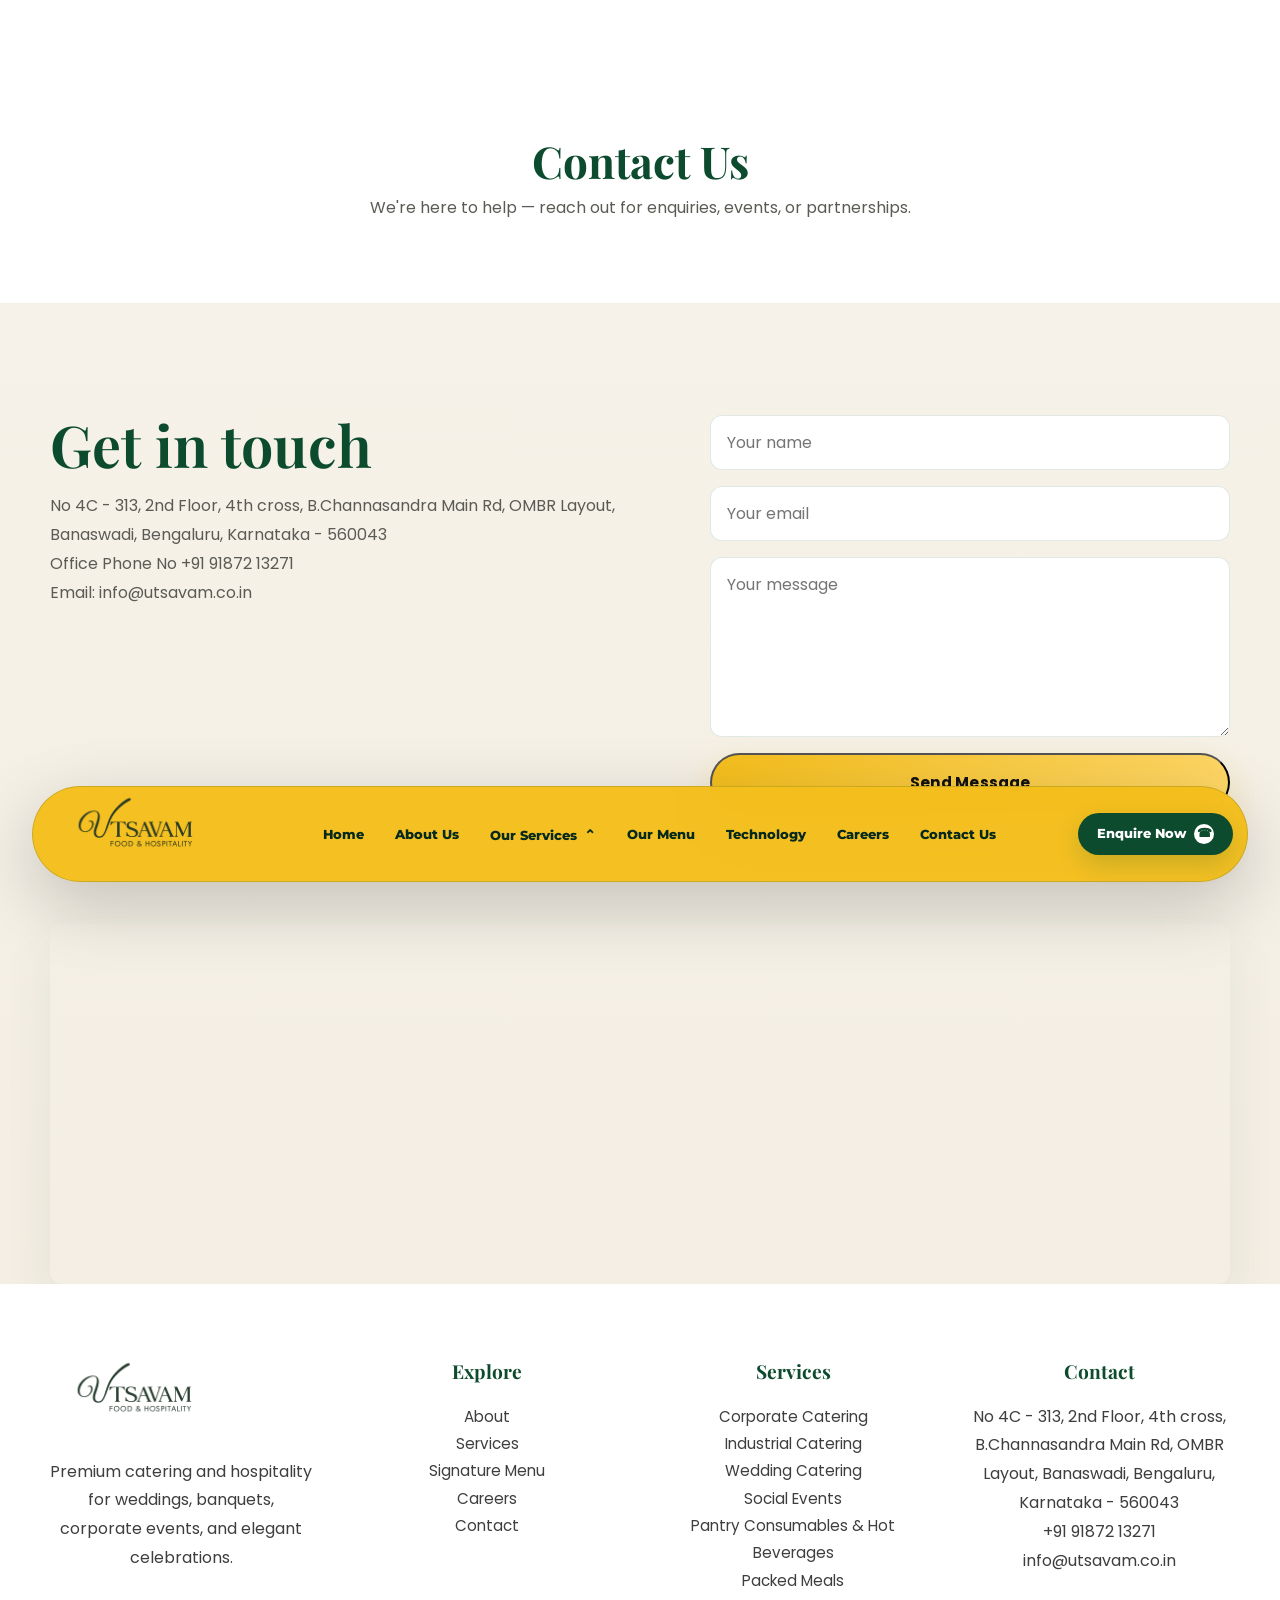
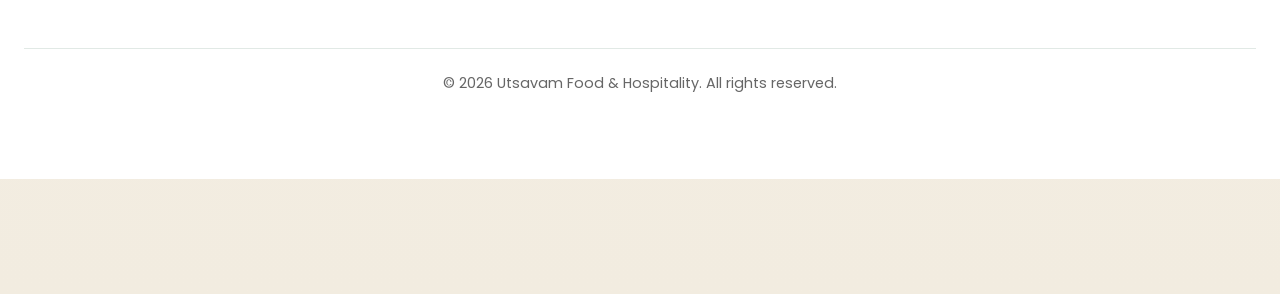
<file: contact.html>
<!DOCTYPE html>
<html lang="en">
<head>
  <meta charset="UTF-8">
  <meta name="viewport" content="width=device-width, initial-scale=1.0">
  <meta name="description" content="Contact Utsavam Food & Hospitality">
  <title>Contact | Utsavam Food & Hospitality</title>
  <link rel="preconnect" href="https://fonts.googleapis.com">
  <link rel="preconnect" href="https://fonts.gstatic.com" crossorigin>
  <link href="https://fonts.googleapis.com/css2?family=Dancing+Script:wght@700&family=Montserrat:wght@400;500;600;700;800;900&family=Playfair+Display:wght@500;600;700&family=Poppins:wght@300;400;500;600;700&display=swap" rel="stylesheet">
  <link rel="stylesheet" href="style.css">
  <link rel="stylesheet" href="contact.css">
</head>
<body>
  <nav class="navbar bottom-nav" aria-label="Main navigation">
    <div class="container nav-inner">
      <a class="brand" href="index.html" aria-label="Utsavam Food & Hospitality home">
        <img src="Utsavamlogo.png" alt="Utsavam Food & Hospitality logo">
        <span>Utsavam</span>
      </a>
      <div class="nav-links">
        <a href="index.html">Home</a>
        <a href="about.html">About Us</a>
        <div class="nav-dropdown">
          <a href="#services">Our Services <span class="chevron">⌃</span></a>
          <div class="dropdown-menu" aria-label="Services menu">
            <a href="#services">Corporate Catering</a>
            <a href="#services">Industrial Catering</a>
            <a href="#services">Wedding Catering</a>
            <a href="#services">Social Events</a>
            <a href="#services">Banquets</a>
            <a href="#services">Cloud Kitchens</a>
          </div>
        </div>
        <a href="menu.html">Our Menu</a>
        <a href="technology.html">Technology</a>
        <a href="career.html">Careers</a>
        <a class="active" href="contact.html">Contact Us</a>
      </div>
      <a class="nav-cta" href="contact.html">Enquire Now <span>☎</span></a>
      <div class="mobile-nav-links" aria-label="Mobile navigation">
        <a href="index.html">Home</a>
        <a href="about.html">About</a>
        <a href="services.html">Services</a>
        <a href="menu.html">Menu</a>
        <a href="technology.html">Technology</a>
        <a href="career.html">Careers</a>
        <a href="contact.html">Contact</a>
      </div>
    </div>
  </nav>

  <section class="contact-hero">
    <div class="container">
      <h1>Contact Us</h1>
      <p>We're here to help — reach out for enquiries, events, or partnerships.</p>
    </div>
  </section>

  <section id="contact" class="contact-section section-pad">
    <div class="container contact-grid">
      <div class="contact-info">
        <h2>Get in touch</h2>
        <p>No 4C - 313, 2nd Floor, 4th cross, B.Channasandra Main Rd, OMBR Layout, Banaswadi, Bengaluru, Karnataka - 560043</p>
        <p>Office Phone No +91 91872 13271</p>
        <p>Email: info@utsavam.co.in</p>
      </div>

      <form class="contact-form" action="#" method="post">
        <div class="form-row">
          <input type="text" name="name" placeholder="Your name" required>
        </div>
        <div class="form-row">
          <input type="email" name="email" placeholder="Your email" required>
        </div>
        <div class="form-row">
          <textarea name="message" rows="6" placeholder="Your message" required></textarea>
        </div>
        <div class="form-row">
          <button class="btn btn-gold" type="submit">Send Message</button>
        </div>
      </form>
    </div>
  </section>

  <section class="map-section">
    <div class="container">
      <div class="map-holder">
        <iframe src="https://www.google.com/maps?q=No%204C%20-%20313%2C%202nd%20Floor%2C%204th%20cross%2C%20B.Channasandra%20Main%20Rd%2C%20OMBR%20Layout%2C%20Banaswadi%2C%20Bengaluru%2C%20Karnataka%20-%20560043&output=embed" allowfullscreen="" loading="lazy"></iframe>
      </div>
    </div>
  </section>

  <footer class="footer">
    <div class="container footer-grid">
      <div>
        <a class="brand footer-brand" href="index.html">
          <img src="Utsavamlogo.png" alt="Utsavam Food & Hospitality logo">
          <span>Utsavam</span>
        </a>
        <p>Premium catering and hospitality for weddings, banquets, corporate events, and elegant celebrations.</p>
      </div>
      <div>
        <h3>Explore</h3>
        <a href="about.html">About</a>
        <a href="services.html">Services</a>
        <a href="menu.html">Signature Menu</a>
        <a href="career.html">Careers</a>
        <a href="contact.html">Contact</a>
      </div>
      <div>
        <h3>Services</h3>
        <a href="corporate-catering.html">Corporate Catering</a>
        <a href="industrial-catering.html">Industrial Catering</a>
        <a href="wedding-catering.html">Wedding Catering</a>
        <a href="social-events.html">Social Events</a>
        <a href="pantry-consumables-hot-beverages.html">Pantry Consumables & Hot Beverages</a>
        <a href="packed-meals.html">Packed Meals</a>
      </div>
      <div>
        <h3>Contact</h3>
        <p>No 4C - 313, 2nd Floor, 4th cross, B.Channasandra Main Rd, OMBR Layout, Banaswadi, Bengaluru, Karnataka - 560043</p>
        <p>+91 91872 13271</p>
        <p>info@utsavam.co.in</p>
      </div>
    </div>
    <div class="footer-bottom">
      <p>© 2026 Utsavam Food & Hospitality. All rights reserved.</p>
    </div>
  </footer>
</body>
</html>
</file>
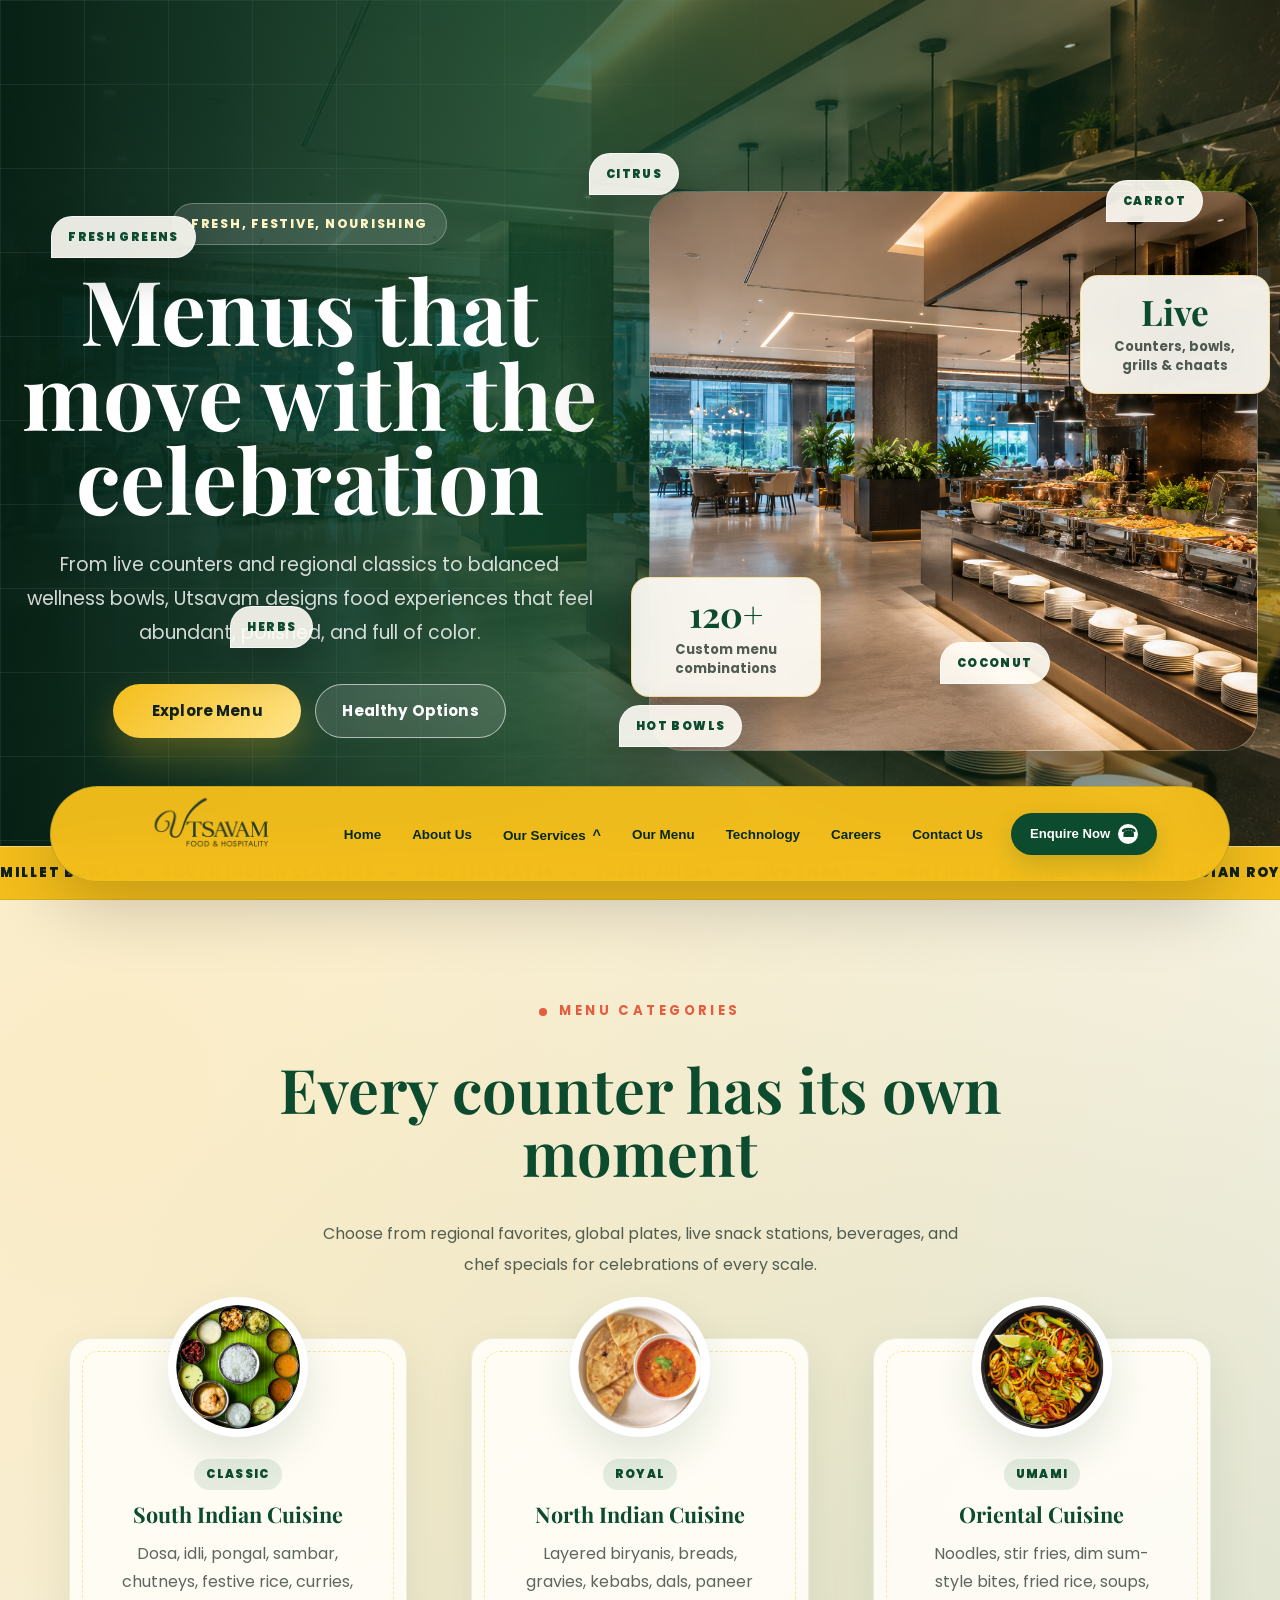
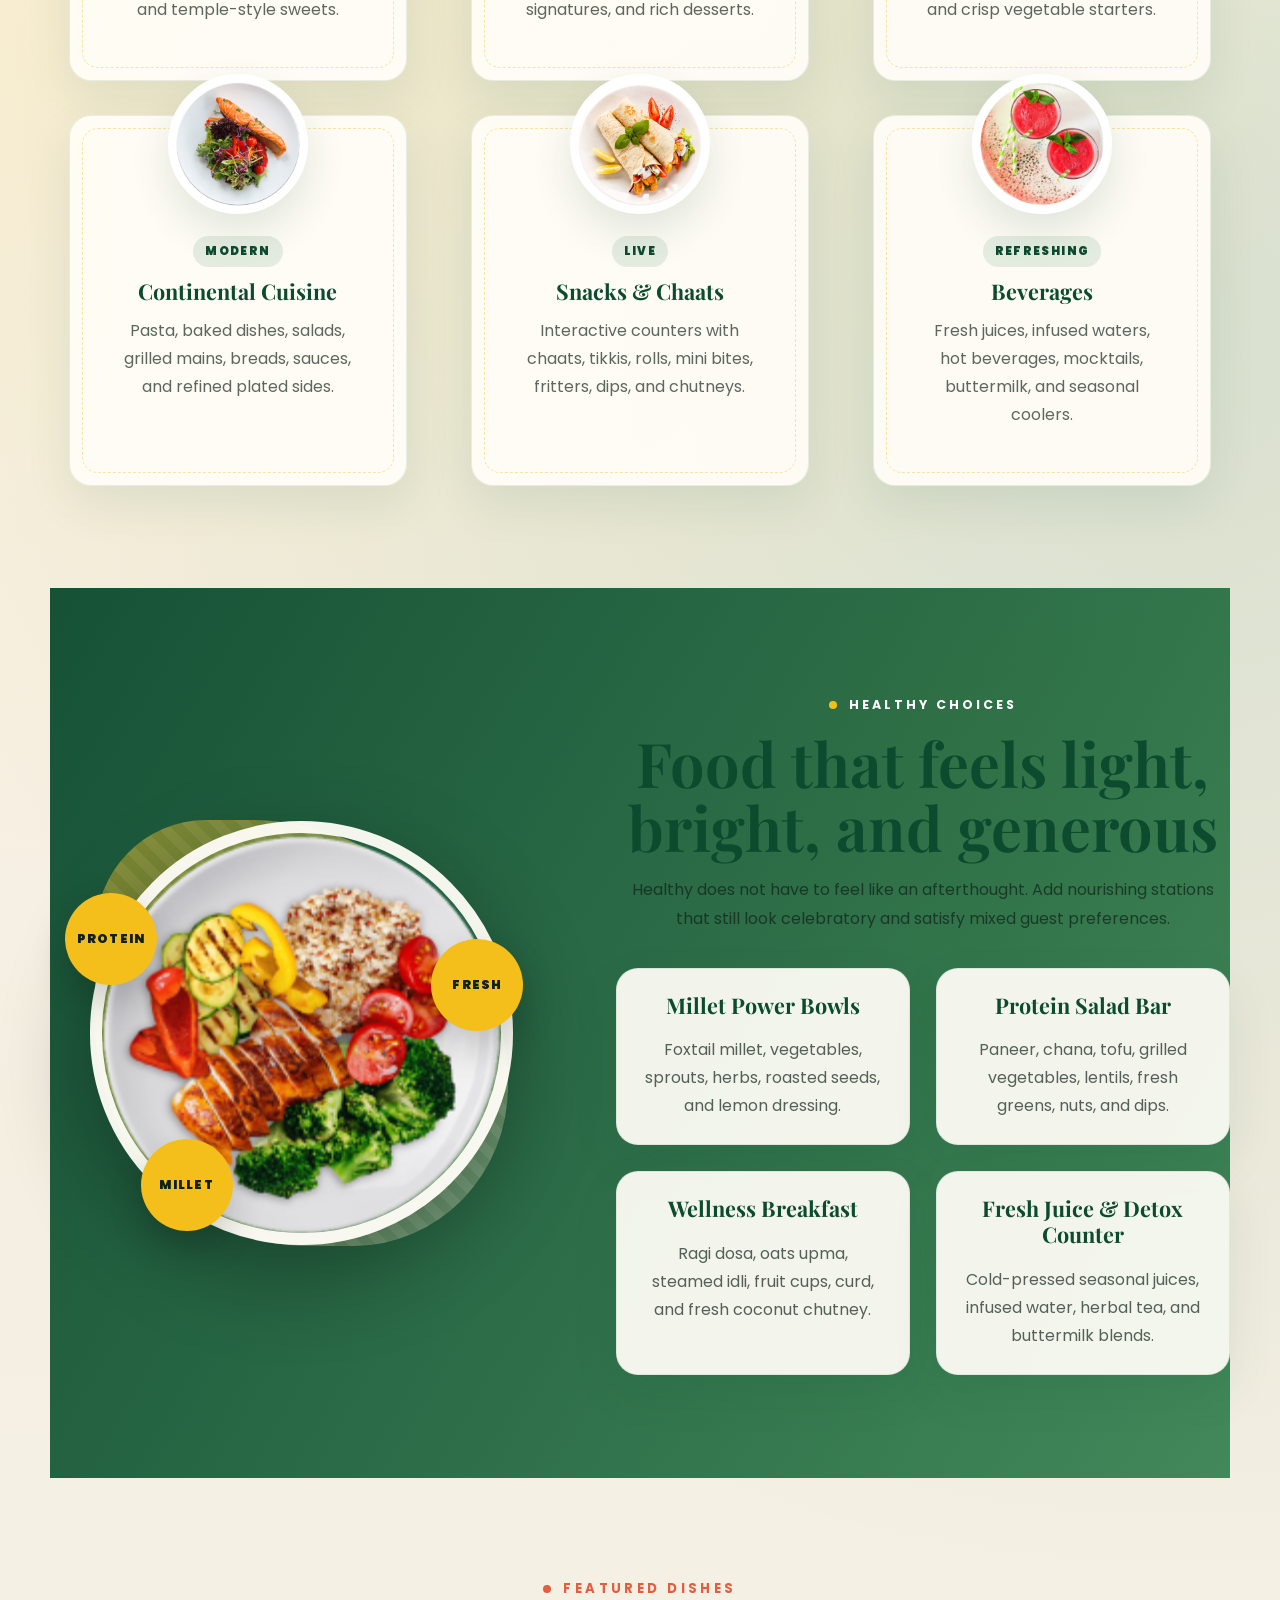
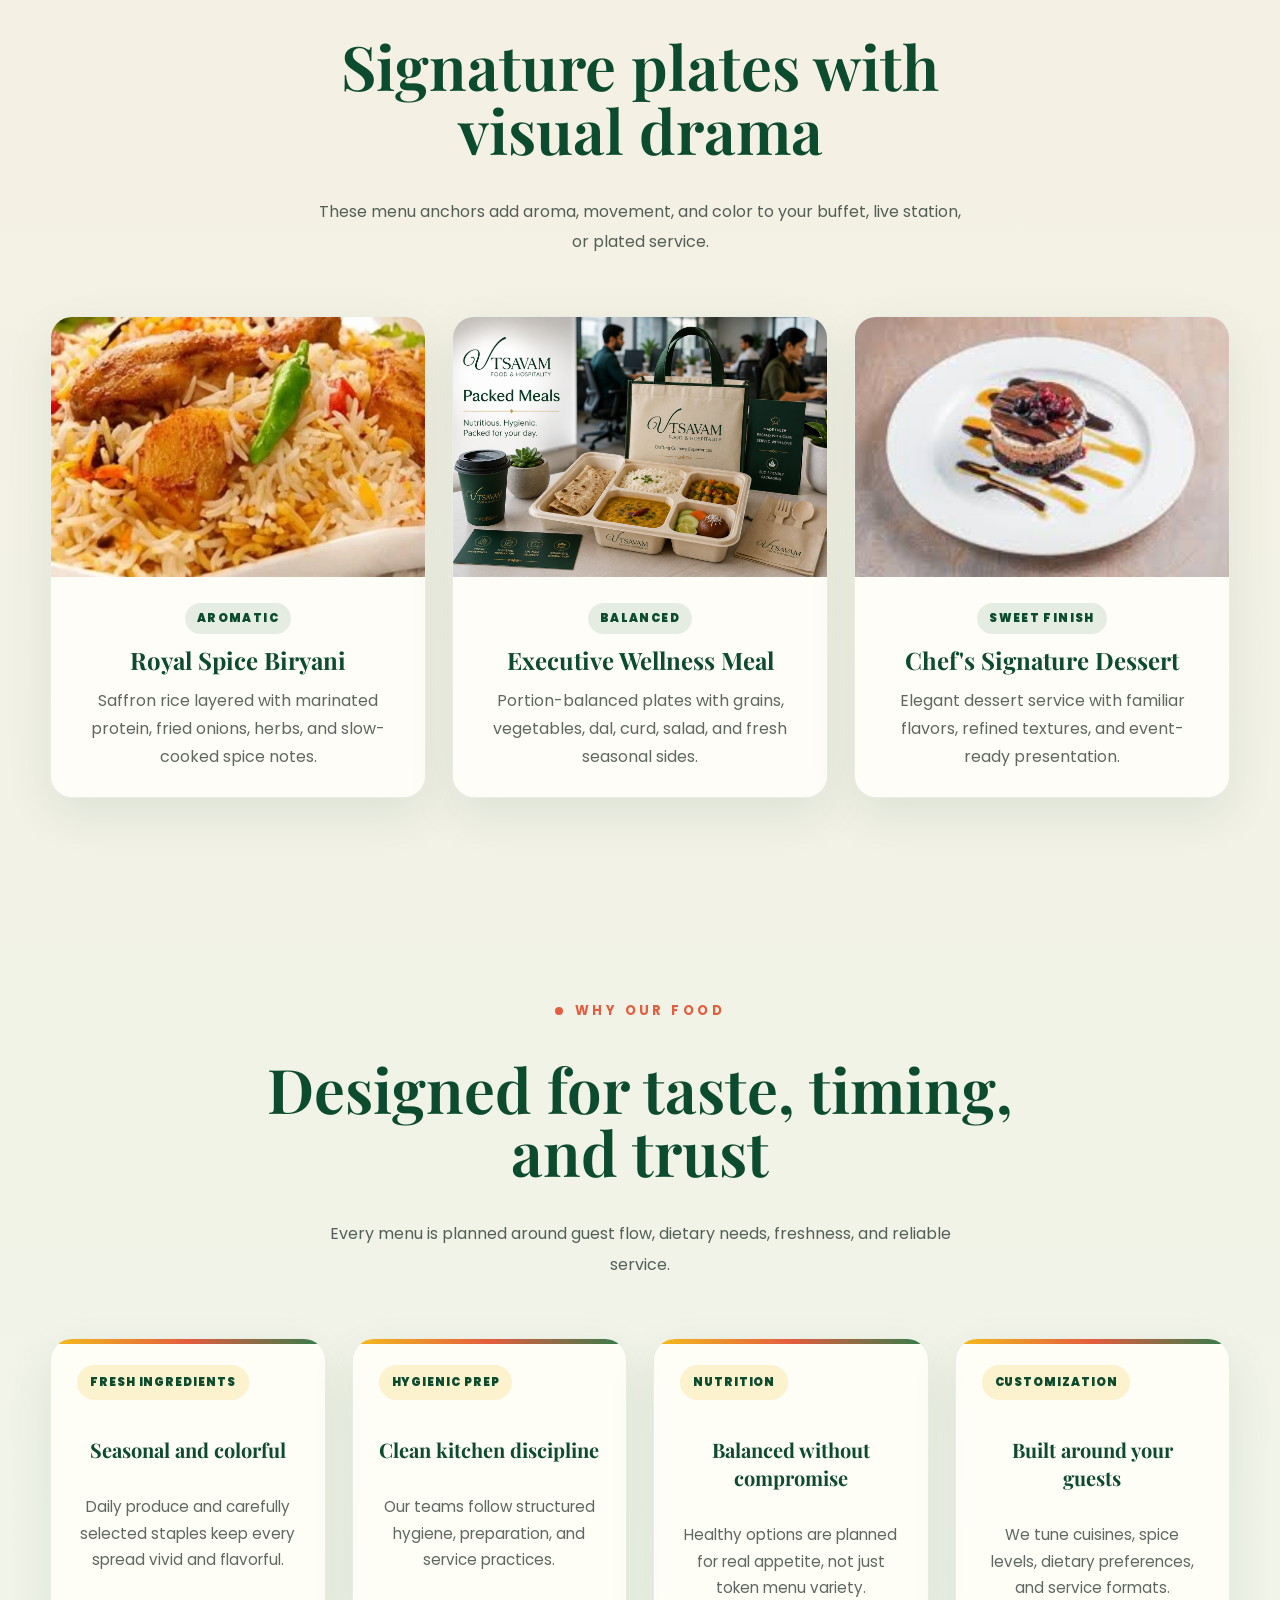
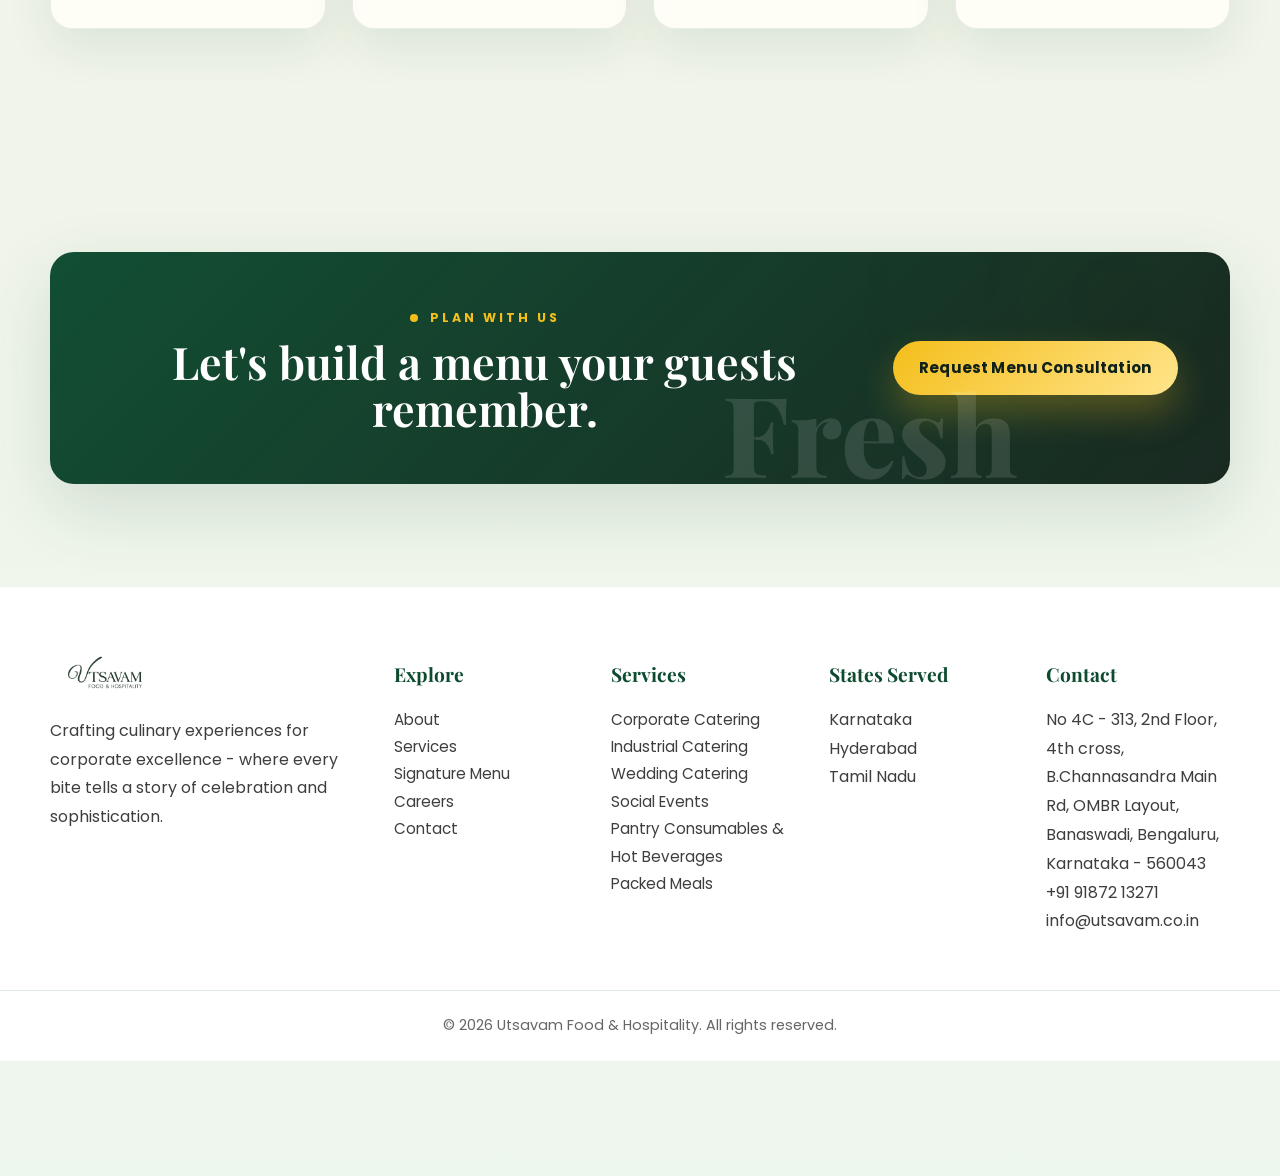
<file: menu.html>
<!DOCTYPE html>
<html lang="en">
<head>
  <meta charset="UTF-8">
  <meta name="viewport" content="width=device-width, initial-scale=1.0">
  <title>Our Menu | Utsavam Food & Hospitality</title>
  <link rel="preconnect" href="https://fonts.googleapis.com">
  <link rel="preconnect" href="https://fonts.gstatic.com" crossorigin>
  <link href="https://fonts.googleapis.com/css2?family=Playfair+Display:wght@500;600;700;800&family=Poppins:wght@300;400;500;600;700;800&display=swap" rel="stylesheet">
  <link rel="stylesheet" href="style.css">
  <link rel="stylesheet" href="menu.css">
</head>
<body class="menu-page">
  <div class="page-shell">
    <nav class="navbar bottom-nav" aria-label="Main navigation">
      <div class="container nav-inner">
        <a class="brand" href="index.html" aria-label="Utsavam Food & Hospitality home">
          <img src="Utsavamlogo.png" alt="Utsavam Food & Hospitality logo">
          <span>Utsavam</span>
        </a>
        <div class="nav-links">
          <a href="index.html">Home</a>
          <a href="about.html">About Us</a>
          <div class="nav-dropdown">
            <a href="services.html">Our Services <span class="chevron">^</span></a>
            <div class="dropdown-menu" aria-label="Services menu">
              <a href="corporate-catering.html">Corporate Catering</a>
              <a href="industrial-catering.html">Industrial Catering</a>
              <a href="wedding-catering.html">Wedding Catering</a>
              <a href="social-events.html">Social Events</a>
              <a href="packed-meals.html">Packed Meals</a>
              <a href="pantry-consumables-hot-beverages.html">Pantry & Beverages</a>
            </div>
          </div>
          <a class="active" href="menu.html">Our Menu</a>
          <a href="technology.html">Technology</a>
          <a href="career.html">Careers</a>
          <a href="contact.html">Contact Us</a>
        </div>
        <a class="nav-cta" href="contact.html">Enquire Now <span aria-hidden="true">☎</span></a>
        <div class="mobile-nav-links" aria-label="Mobile navigation">
          <a href="index.html">Home</a>
          <a href="about.html">About</a>
          <a href="services.html">Services</a>
          <a class="active" href="menu.html">Menu</a>
          <a href="technology.html">Technology</a>
          <a href="career.html">Careers</a>
          <a href="contact.html">Contact</a>
        </div>
      </div>
    </nav>

    <main>
      <section class="menu-hero" aria-labelledby="menu-title">
        <div class="ingredient-cloud" aria-hidden="true">
          <span class="ingredient ingredient-one">Fresh greens</span>
          <span class="ingredient ingredient-two">Citrus</span>
          <span class="ingredient ingredient-three">Carrot</span>
          <span class="ingredient ingredient-four">Coconut</span>
          <span class="ingredient ingredient-five">Herbs</span>
          <span class="ingredient ingredient-six">Hot bowls</span>
        </div>
        <div class="menu-hero-inner">
          <div class="hero-copy-panel">
            <span class="hero-category">Fresh, Festive, Nourishing</span>
            <h1 id="menu-title">Menus that move with the celebration</h1>
            <p>
              From live counters and regional classics to balanced wellness bowls, Utsavam designs food experiences that feel abundant, polished, and full of color.
            </p>
            <div class="hero-actions">
              <a class="btn btn-primary" href="#categories">Explore Menu</a>
              <a class="btn btn-secondary" href="#healthy">Healthy Options</a>
            </div>
          </div>
          <div class="hero-food-stage" aria-label="Featured menu preview">
            <img class="hero-main-dish" src="assets/hero image.png" alt="Premium Utsavam buffet spread">
            <div class="steam steam-one"></div>
            <div class="steam steam-two"></div>
            <div class="steam steam-three"></div>
            <div class="hero-dish-card dish-card-one">
              <strong>120+</strong>
              <span>Custom menu combinations</span>
            </div>
            <div class="hero-dish-card dish-card-two">
              <strong>Live</strong>
              <span>Counters, bowls, grills & chaats</span>
            </div>
          </div>
        </div>
        <div class="flavour-ticker" aria-label="Menu highlights">
          <div class="ticker-track">
            <span>Millet Bowls</span>
            <span>South Indian Classics</span>
            <span>Protein Plates</span>
            <span>Fresh Juices</span>
            <span>Live Chaat</span>
            <span>Continental Bakes</span>
            <span>North Indian Royal Spreads</span>
            <span>Millet Bowls</span>
            <span>South Indian Classics</span>
            <span>Protein Plates</span>
          </div>
        </div>
      </section>

      <section class="section" id="categories">
        <div class="section-head animate-on-scroll">
          <span class="eyebrow">Menu Categories</span>
          <h2>Every counter has its own moment</h2>
          <p>Choose from regional favorites, global plates, live snack stations, beverages, and chef specials for celebrations of every scale.</p>
        </div>

        <div class="categories-grid">
          <article class="category-card animate-on-scroll">
            <img src="assets/thali-1-pmodh15ph6nb73fwt8adago1p8c3sn9j105u3hz6q8.png" alt="South Indian cuisine">
            <div class="category-content">
              <span>Classic</span>
              <h3>South Indian Cuisine</h3>
              <p>Dosa, idli, pongal, sambar, chutneys, festive rice, curries, and temple-style sweets.</p>
            </div>
          </article>

          <article class="category-card animate-on-scroll">
            <img src="assets/notrht-paraatha.png" alt="North Indian cuisine">
            <div class="category-content">
              <span>Royal</span>
              <h3>North Indian Cuisine</h3>
              <p>Layered biryanis, breads, gravies, kebabs, dals, paneer signatures, and rich desserts.</p>
            </div>
          </article>

          <article class="category-card animate-on-scroll">
            <img src="assets/orientali-po4isl79zxfwj4jzb3eeyhk9i7l55iat8jwk8l5wpc.png" alt="Oriental cuisine">
            <div class="category-content">
              <span>Umami</span>
              <h3>Oriental Cuisine</h3>
              <p>Noodles, stir fries, dim sum-style bites, fried rice, soups, and crisp vegetable starters.</p>
            </div>
          </article>

          <article class="category-card animate-on-scroll">
            <img src="assets/continental-1-po4j6gbksyf5s2ezcl5b8hm0xt91osca56be2iluxc.png" alt="Continental cuisine">
            <div class="category-content">
              <span>Modern</span>
              <h3>Continental Cuisine</h3>
              <p>Pasta, baked dishes, salads, grilled mains, breads, sauces, and refined plated sides.</p>
            </div>
          </article>

          <article class="category-card animate-on-scroll">
            <img src="assets/snackplate-po4la4buyu04e0i7iam4ye7uggarbmqejowiueey1c.png" alt="Snacks and chaats">
            <div class="category-content">
              <span>Live</span>
              <h3>Snacks & Chaats</h3>
              <p>Interactive counters with chaats, tikkis, rolls, mini bites, fritters, dips, and chutneys.</p>
            </div>
          </article>

          <article class="category-card animate-on-scroll">
            <img src="assets/beverages.png" alt="Beverages">
            <div class="category-content">
              <span>Refreshing</span>
              <h3>Beverages</h3>
              <p>Fresh juices, infused waters, hot beverages, mocktails, buttermilk, and seasonal coolers.</p>
            </div>
          </article>
        </div>
      </section>

      <section class="section healthy-section" id="healthy">
        <div class="healthy-layout">
          <div class="healthy-visual animate-on-scroll">
            <img src="assets/healthyfood-po4mbcppokz09yf83e04pzz5jws680jmzz6x6z7jkg.png" alt="Healthy food platter">
            <div class="orbit orbit-one">Protein</div>
            <div class="orbit orbit-two">Fresh</div>
            <div class="orbit orbit-three">Millet</div>
          </div>
          <div class="healthy-copy animate-on-scroll">
            <span class="eyebrow">Healthy Choices</span>
            <h2>Food that feels light, bright, and generous</h2>
            <p>Healthy does not have to feel like an afterthought. Add nourishing stations that still look celebratory and satisfy mixed guest preferences.</p>
            <div class="healthy-options">
              <article>
                <h3>Millet Power Bowls</h3>
                <p>Foxtail millet, vegetables, sprouts, herbs, roasted seeds, and lemon dressing.</p>
              </article>
              <article>
                <h3>Protein Salad Bar</h3>
                <p>Paneer, chana, tofu, grilled vegetables, lentils, fresh greens, nuts, and dips.</p>
              </article>
              <article>
                <h3>Wellness Breakfast</h3>
                <p>Ragi dosa, oats upma, steamed idli, fruit cups, curd, and fresh coconut chutney.</p>
              </article>
              <article>
                <h3>Fresh Juice & Detox Counter</h3>
                <p>Cold-pressed seasonal juices, infused water, herbal tea, and buttermilk blends.</p>
              </article>
            </div>
          </div>
        </div>
      </section>

      <section class="section" id="featured">
        <div class="section-head animate-on-scroll">
          <span class="eyebrow">Featured Dishes</span>
          <h2>Signature plates with visual drama</h2>
          <p>These menu anchors add aroma, movement, and color to your buffet, live station, or plated service.</p>
        </div>

        <div class="featured-grid">
          <article class="featured-card animate-on-scroll">
            <img src="assets/CHICKEN-BIRYANI-400x345.webp" alt="Royal spice biryani">
            <div class="featured-body">
              <span class="dish-tag">Aromatic</span>
              <h3>Royal Spice Biryani</h3>
              <p>Saffron rice layered with marinated protein, fried onions, herbs, and slow-cooked spice notes.</p>
            </div>
          </article>

          <article class="featured-card animate-on-scroll">
            <img src="assets/Packed meals.png" alt="Balanced packed meal">
            <div class="featured-body">
              <span class="dish-tag">Balanced</span>
              <h3>Executive Wellness Meal</h3>
              <p>Portion-balanced plates with grains, vegetables, dal, curd, salad, and fresh seasonal sides.</p>
            </div>
          </article>

          <article class="featured-card animate-on-scroll">
            <img src="assets/images.jpg" alt="Chef special dessert">
            <div class="featured-body">
              <span class="dish-tag">Sweet Finish</span>
              <h3>Chef's Signature Dessert</h3>
              <p>Elegant dessert service with familiar flavors, refined textures, and event-ready presentation.</p>
            </div>
          </article>
        </div>
      </section>

      <section class="section why-menu" id="why-us">
        <div class="section-head animate-on-scroll">
          <span class="eyebrow">Why Our Food</span>
          <h2>Designed for taste, timing, and trust</h2>
          <p>Every menu is planned around guest flow, dietary needs, freshness, and reliable service.</p>
        </div>

        <div class="why-grid">
          <article class="why-card animate-on-scroll">
            <span class="badge">Fresh Ingredients</span>
            <h3>Seasonal and colorful</h3>
            <p>Daily produce and carefully selected staples keep every spread vivid and flavorful.</p>
          </article>

          <article class="why-card animate-on-scroll">
            <span class="badge">Hygienic Prep</span>
            <h3>Clean kitchen discipline</h3>
            <p>Our teams follow structured hygiene, preparation, and service practices.</p>
          </article>

          <article class="why-card animate-on-scroll">
            <span class="badge">Nutrition</span>
            <h3>Balanced without compromise</h3>
            <p>Healthy options are planned for real appetite, not just token menu variety.</p>
          </article>

          <article class="why-card animate-on-scroll">
            <span class="badge">Customization</span>
            <h3>Built around your guests</h3>
            <p>We tune cuisines, spice levels, dietary preferences, and service formats.</p>
          </article>
        </div>
      </section>

      <section class="section" id="consultation">
        <div class="cta-panel animate-on-scroll">
          <div>
            <span class="eyebrow">Plan With Us</span>
            <h2>Let's build a menu your guests remember.</h2>
          </div>
          <a class="btn btn-primary" href="mailto:info@utsavam.co.in">Request Menu Consultation</a>
        </div>
      </section>
    </main>

    <footer class="footer">
      <div class="container footer-grid">
        <div>
          <a class="brand footer-brand" href="index.html">
            <img src="Utsavamlogo.png" alt="Utsavam Food & Hospitality logo">
            <span>Utsavam</span>
          </a>
          <p>Crafting culinary experiences for corporate excellence - where every bite tells a story of celebration and sophistication.</p>
        </div>
        <div>
          <h3>Explore</h3>
        <a href="about.html">About</a>
        <a href="services.html">Services</a>
        <a href="menu.html">Signature Menu</a>
        <a href="career.html">Careers</a>
        <a href="contact.html">Contact</a>
        </div>
        <div>
          <h3>Services</h3>
        <a href="corporate-catering.html">Corporate Catering</a>
        <a href="industrial-catering.html">Industrial Catering</a>
        <a href="wedding-catering.html">Wedding Catering</a>
        <a href="social-events.html">Social Events</a>
        <a href="pantry-consumables-hot-beverages.html">Pantry Consumables & Hot Beverages</a>
        <a href="packed-meals.html">Packed Meals</a>
        </div>
        <div>
          <h3>States Served</h3>
          <p>Karnataka</p>
          <p>Hyderabad</p>
          <p>Tamil Nadu</p>
        </div>
        <div>
          <h3>Contact</h3>
          <p>No 4C - 313, 2nd Floor, 4th cross, B.Channasandra Main Rd, OMBR Layout, Banaswadi, Bengaluru, Karnataka - 560043</p>
          <p>+91 91872 13271</p>
          <p>info@utsavam.co.in</p>
        </div>
      </div>
      <div class="footer-bottom">
        <p>&copy; 2026 Utsavam Food & Hospitality. All rights reserved.</p>
      </div>
    </footer>
  </div>

  <script src="menu.js" defer></script>
</body>
</html>
</file>
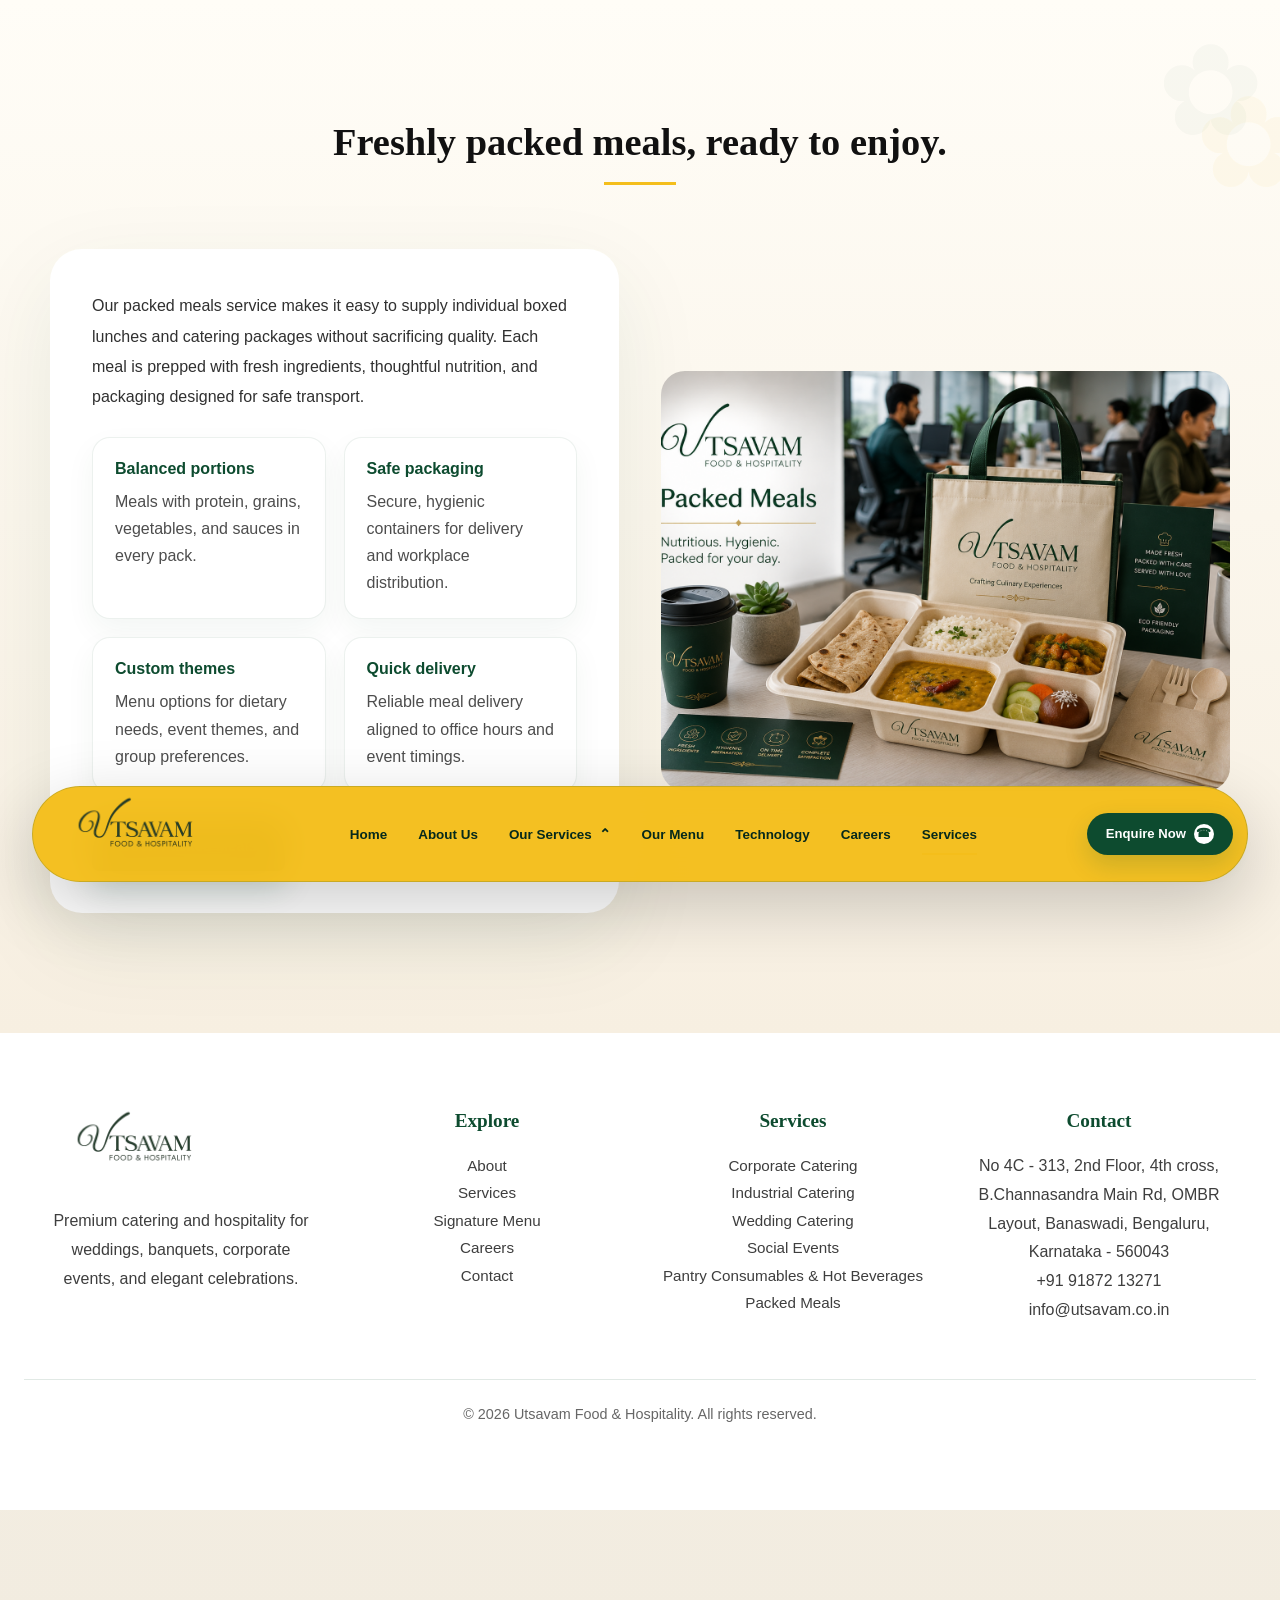
<file: packed-meals.html>
<!DOCTYPE html>
<html lang="en">
<head>
  <meta charset="UTF-8">
  <meta name="viewport" content="width=device-width, initial-scale=1.0">
  <meta name="description" content="Packed Meals by Utsavam Food & Hospitality.">
  <title>Packed Meals | Utsavam</title>
  <link rel="stylesheet" href="style.css">
  <link rel="stylesheet" href="services.css">
</head>
<body>
  <nav class="navbar bottom-nav" aria-label="Main navigation">
    <div class="container nav-inner">
      <a class="brand" href="index.html" aria-label="Utsavam Food & Hospitality home">
        <img src="Utsavamlogo.png" alt="Utsavam Food & Hospitality logo">
        <span>Utsavam</span>
      </a>
      <div class="nav-links">
        <a href="index.html">Home</a>
        <a href="about.html">About Us</a>
        <div class="nav-dropdown">
          <a href="services.html">Our Services <span class="chevron">⌃</span></a>
          <div class="dropdown-menu" aria-label="Services menu">
            <a href="corporate-catering.html">Corporate Catering</a>
            <a href="industrial-catering.html">Industrial Catering</a>
            <a href="wedding-catering.html">Wedding Catering</a>
            <a href="social-events.html">Social Events</a>
            <a href="pantry-consumables-hot-beverages.html">Pantry Consumables & Hot Beverages</a>
            <a href="packed-meals.html">Packed Meals</a>
          </div>
        </div>
        <a href="menu.html">Our Menu</a>
        <a href="technology.html">Technology</a>
        <a href="career.html">Careers</a>
        <a class="active" href="services.html">Services</a>
      </div>
      <a class="nav-cta" href="contact.html#contact">Enquire Now <span>☎</span></a>
      <div class="mobile-nav-links" aria-label="Mobile navigation">
        <a href="index.html">Home</a>
        <a href="about.html">About</a>
        <a href="services.html">Services</a>
        <a href="menu.html">Menu</a>
        <a href="technology.html">Technology</a>
        <a href="career.html">Careers</a>
        <a href="contact.html">Contact</a>
      </div>
    </div>
  </nav>

  <main>
    <section class="services section-pad" id="service-detail">
      <div class="container">
        <div class="section-head centered">
          <p class="eyebrow">Packed Meals</p>
          <h2>Freshly packed meals, ready to enjoy.</h2>
          <p>Utsavam prepares convenient packed meals for delivery, office teams, and events with careful portioning, balanced nutrition, and flavorful variety.</p>
        </div>
        <div class="service-detail-grid">
          <div class="service-detail-copy">
            <p>Our packed meals service makes it easy to supply individual boxed lunches and catering packages without sacrificing quality. Each meal is prepped with fresh ingredients, thoughtful nutrition, and packaging designed for safe transport.</p>
            <div class="service-detail-features">
              <article>
                <h4>Balanced portions</h4>
                <p>Meals with protein, grains, vegetables, and sauces in every pack.</p>
              </article>
              <article>
                <h4>Safe packaging</h4>
                <p>Secure, hygienic containers for delivery and workplace distribution.</p>
              </article>
              <article>
                <h4>Custom themes</h4>
                <p>Menu options for dietary needs, event themes, and group preferences.</p>
              </article>
              <article>
                <h4>Quick delivery</h4>
                <p>Reliable meal delivery aligned to office hours and event timings.</p>
              </article>
            </div>
            <a class="btn btn-green" href="contact.html#contact">Book Packed Meals</a>
          </div>
          <img src="assets\Packed meals.png" alt="Healthy packed meals">
        </div>
      </div>
    </section>
  </main>

  <footer class="footer">
    <div class="container footer-grid">
      <div>
        <a class="brand footer-brand" href="index.html">
          <img src="Utsavamlogo.png" alt="Utsavam Food & Hospitality logo">
          <span>Utsavam</span>
        </a>
        <p>Premium catering and hospitality for weddings, banquets, corporate events, and elegant celebrations.</p>
      </div>
      <div>
        <h3>Explore</h3>
        <a href="about.html">About</a>
        <a href="services.html">Services</a>
        <a href="menu.html">Signature Menu</a>
        <a href="career.html">Careers</a>
        <a href="contact.html">Contact</a>
      </div>
      <div>
        <h3>Services</h3>
        <a href="corporate-catering.html">Corporate Catering</a>
        <a href="industrial-catering.html">Industrial Catering</a>
        <a href="wedding-catering.html">Wedding Catering</a>
        <a href="social-events.html">Social Events</a>
        <a href="pantry-consumables-hot-beverages.html">Pantry Consumables & Hot Beverages</a>
        <a href="packed-meals.html">Packed Meals</a>
      </div>
      <div>
        <h3>Contact</h3>
        <p>No 4C - 313, 2nd Floor, 4th cross, B.Channasandra Main Rd, OMBR Layout, Banaswadi, Bengaluru, Karnataka - 560043</p>
        <p>+91 91872 13271</p>
        <p>info@utsavam.co.in</p>
      </div>
    </div>
    <div class="footer-bottom">
      <p>© 2026 Utsavam Food & Hospitality. All rights reserved.</p>
    </div>
  </footer>
</body>
</html>
</file>
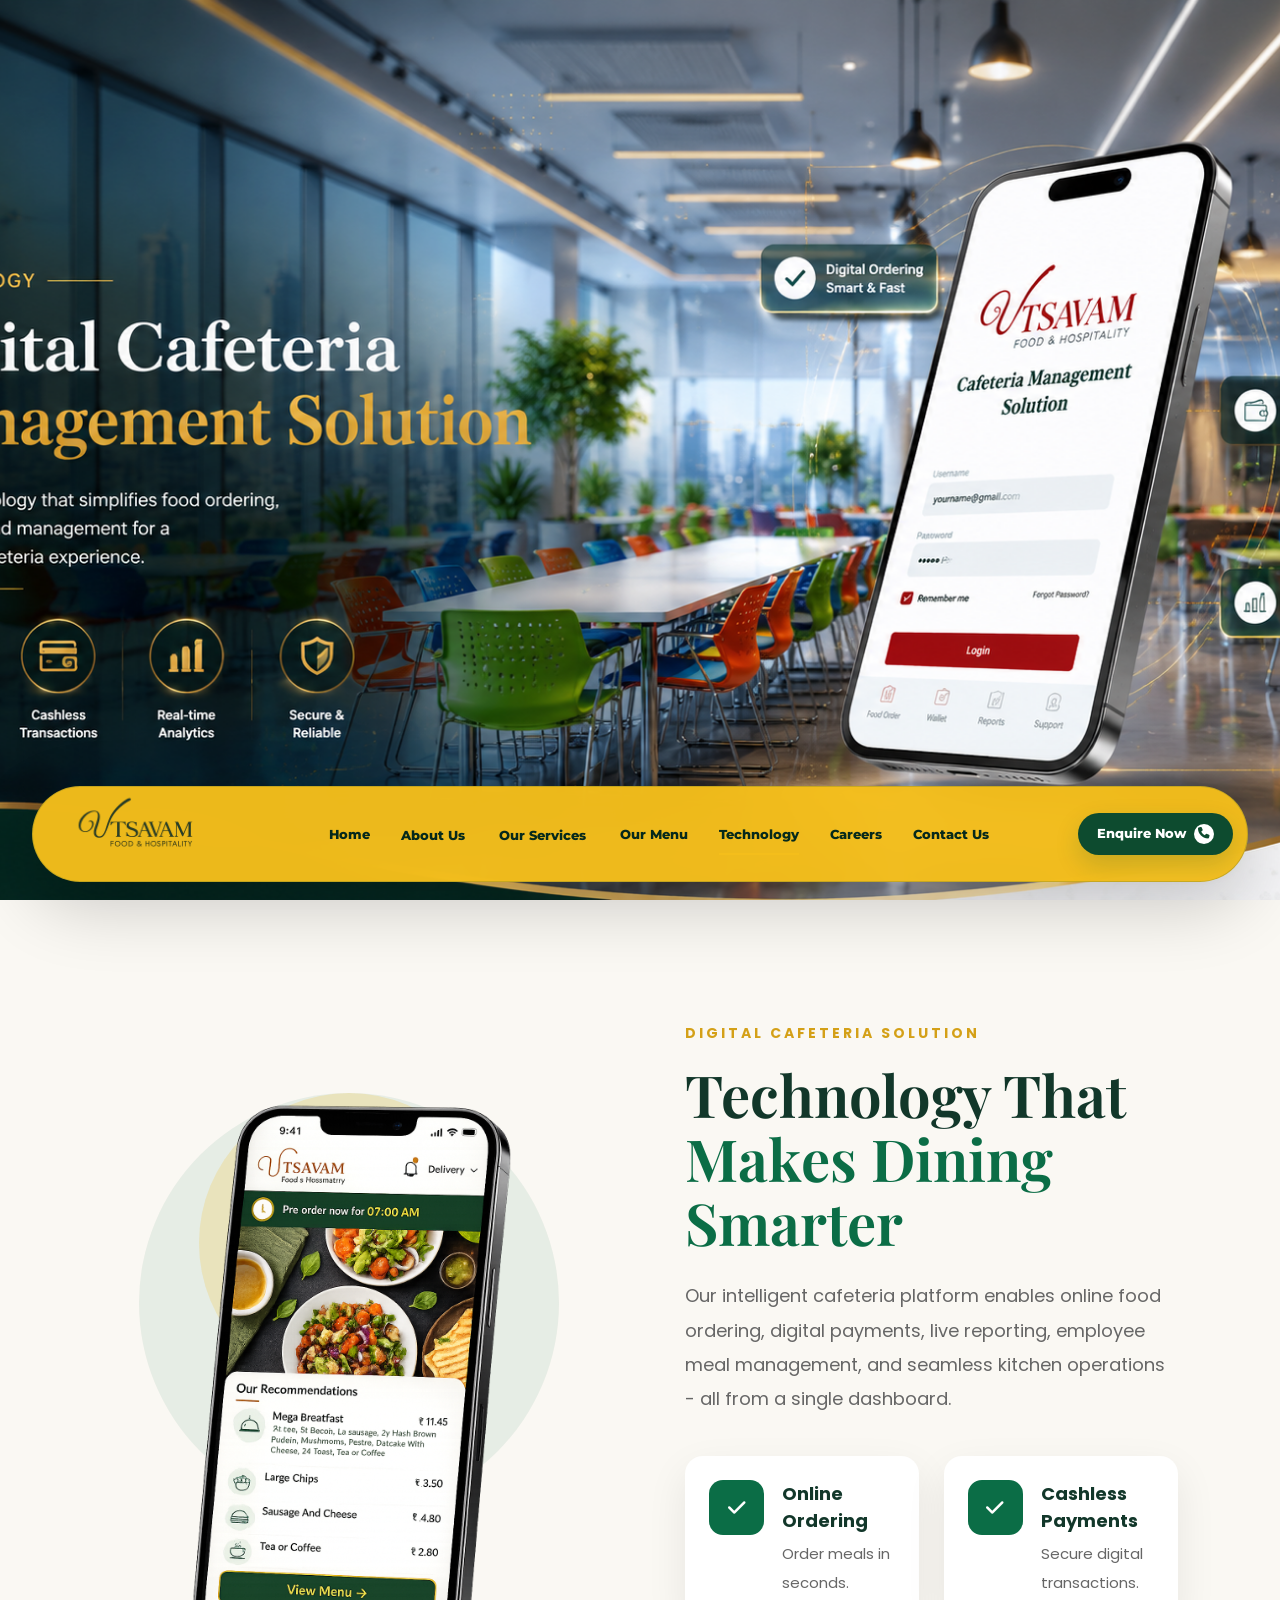
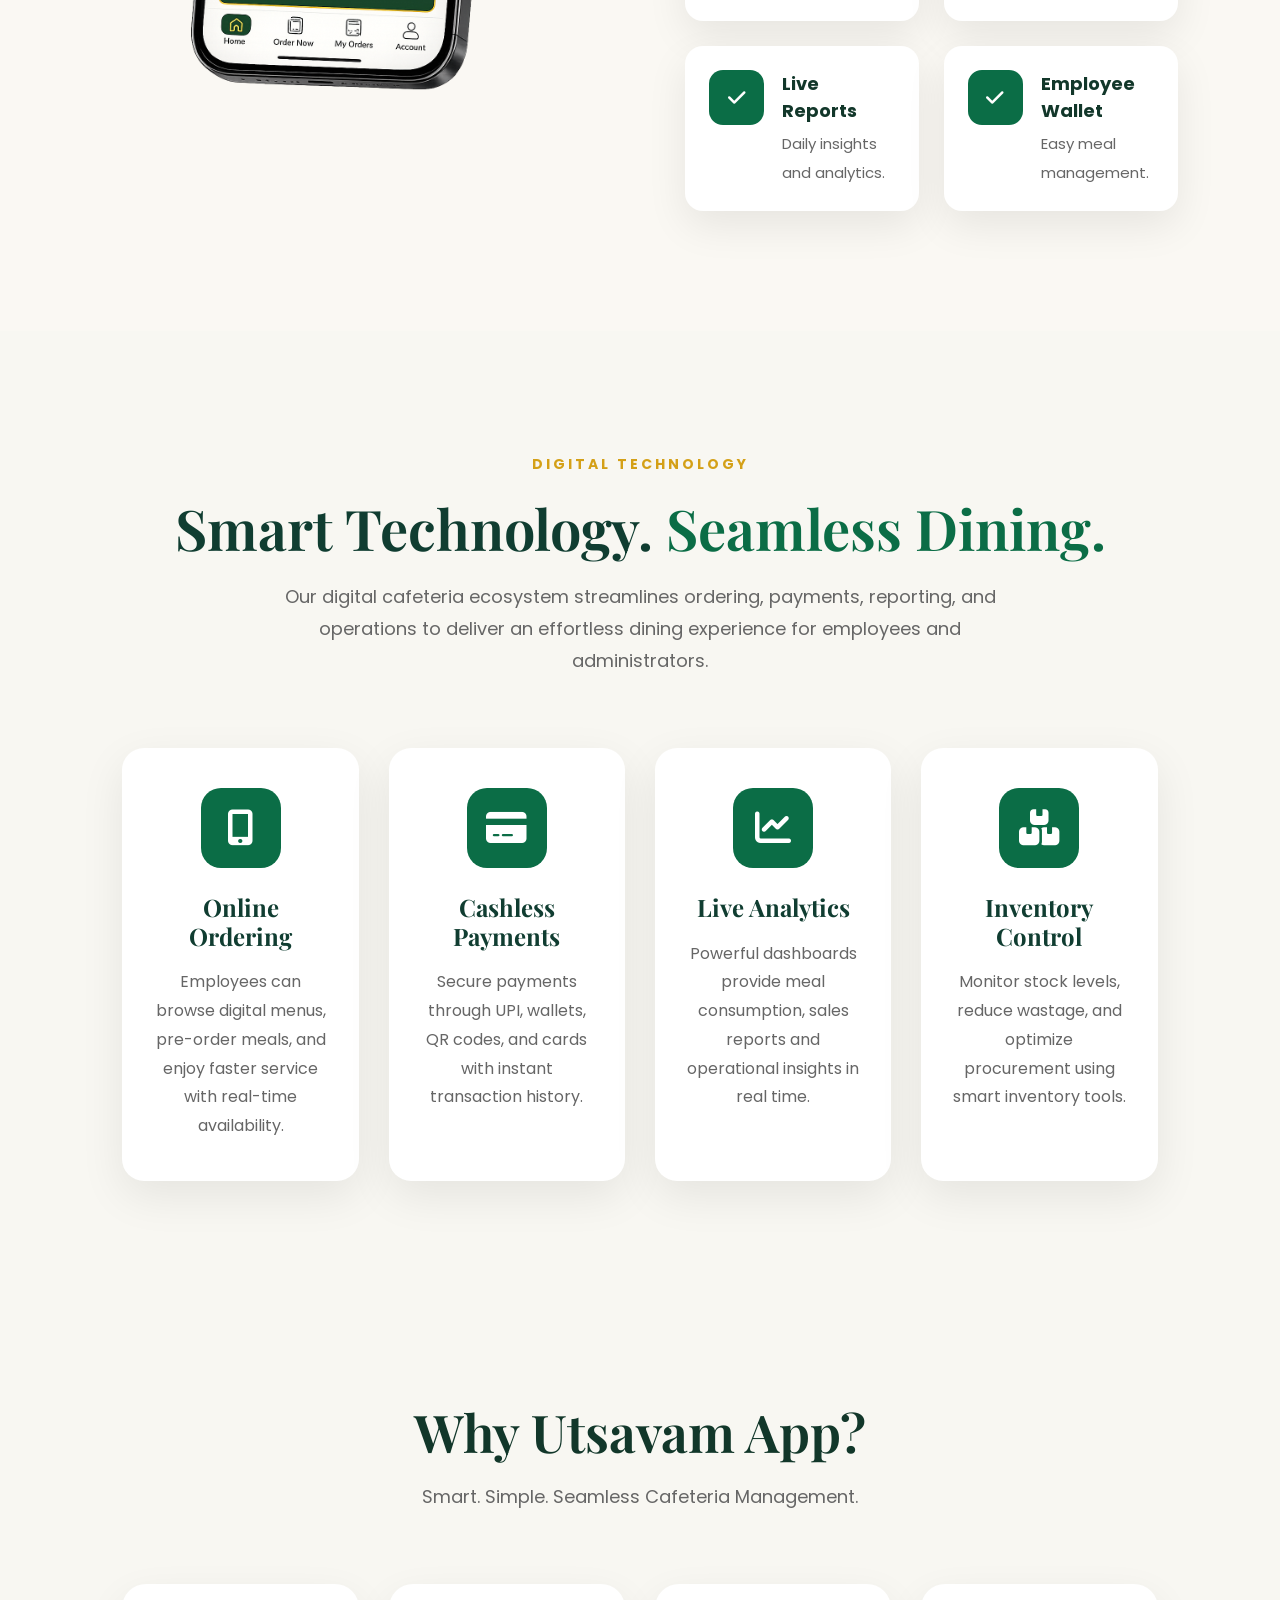
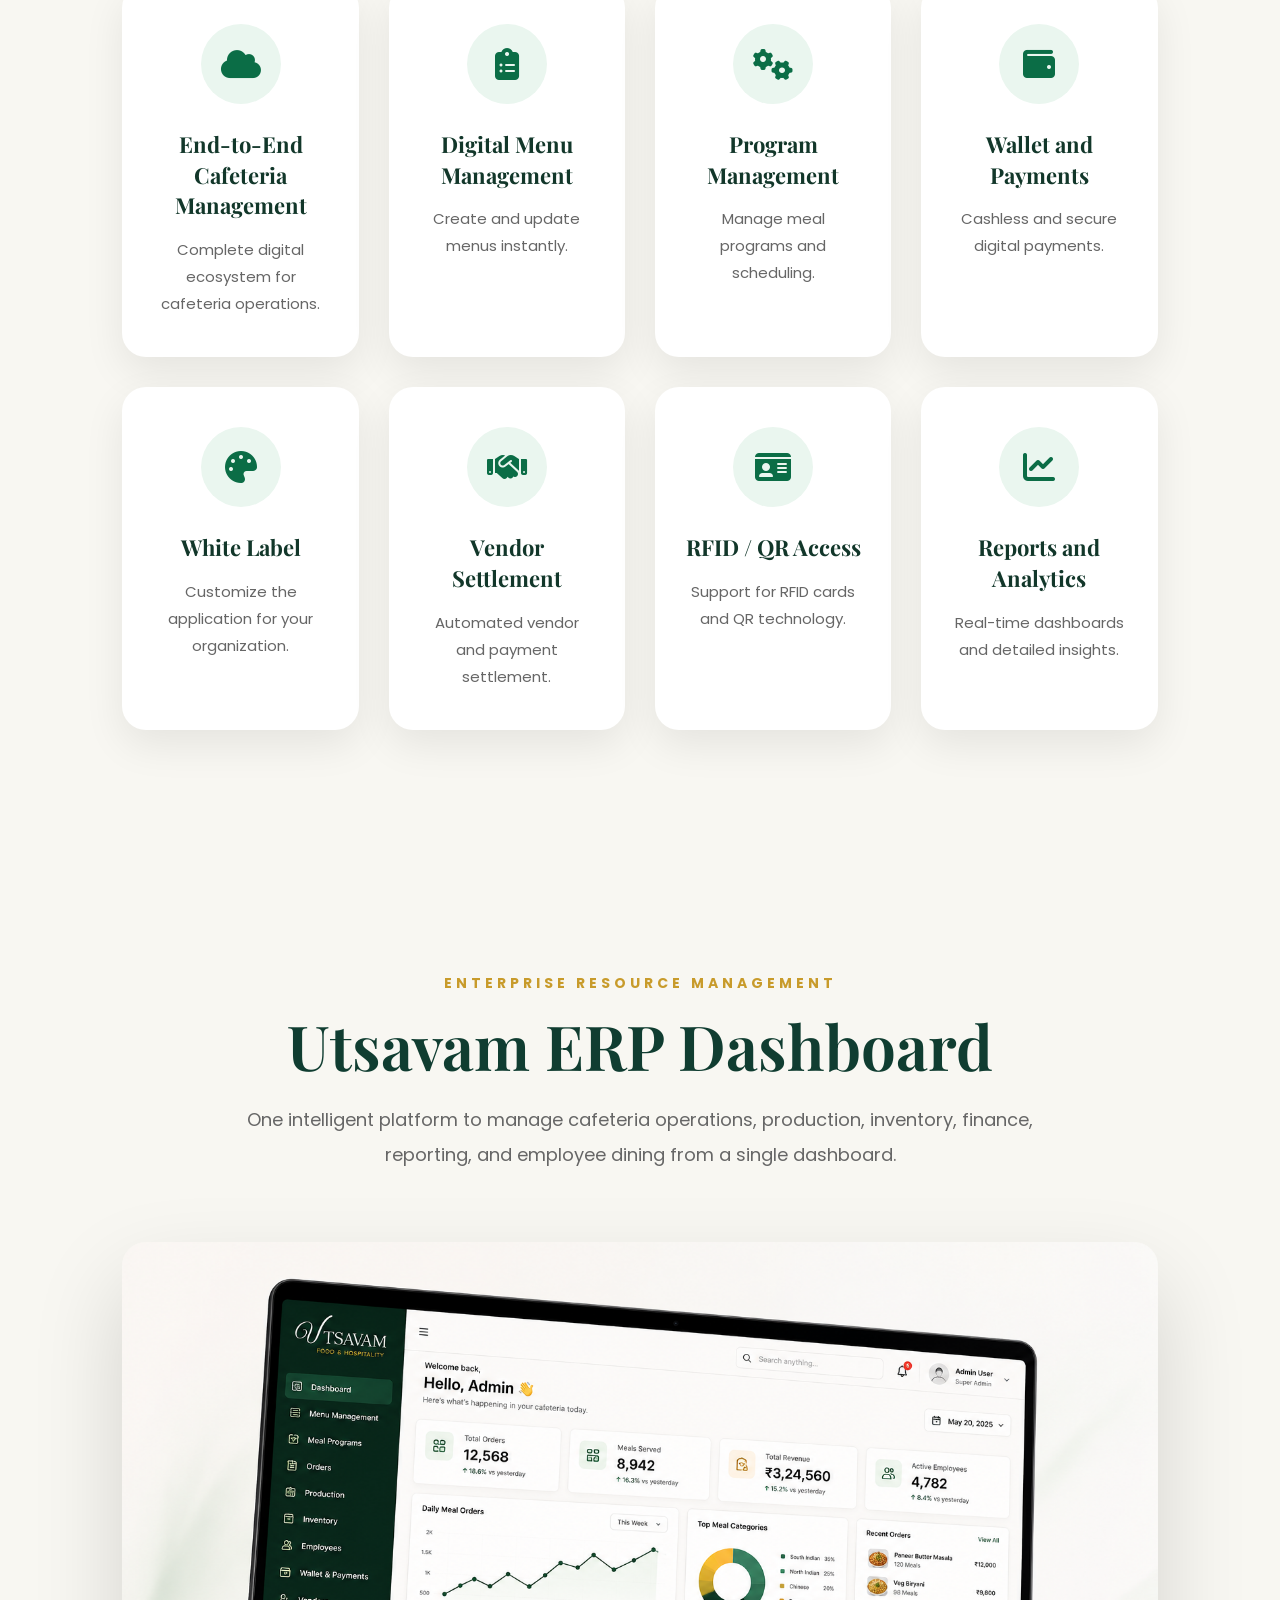
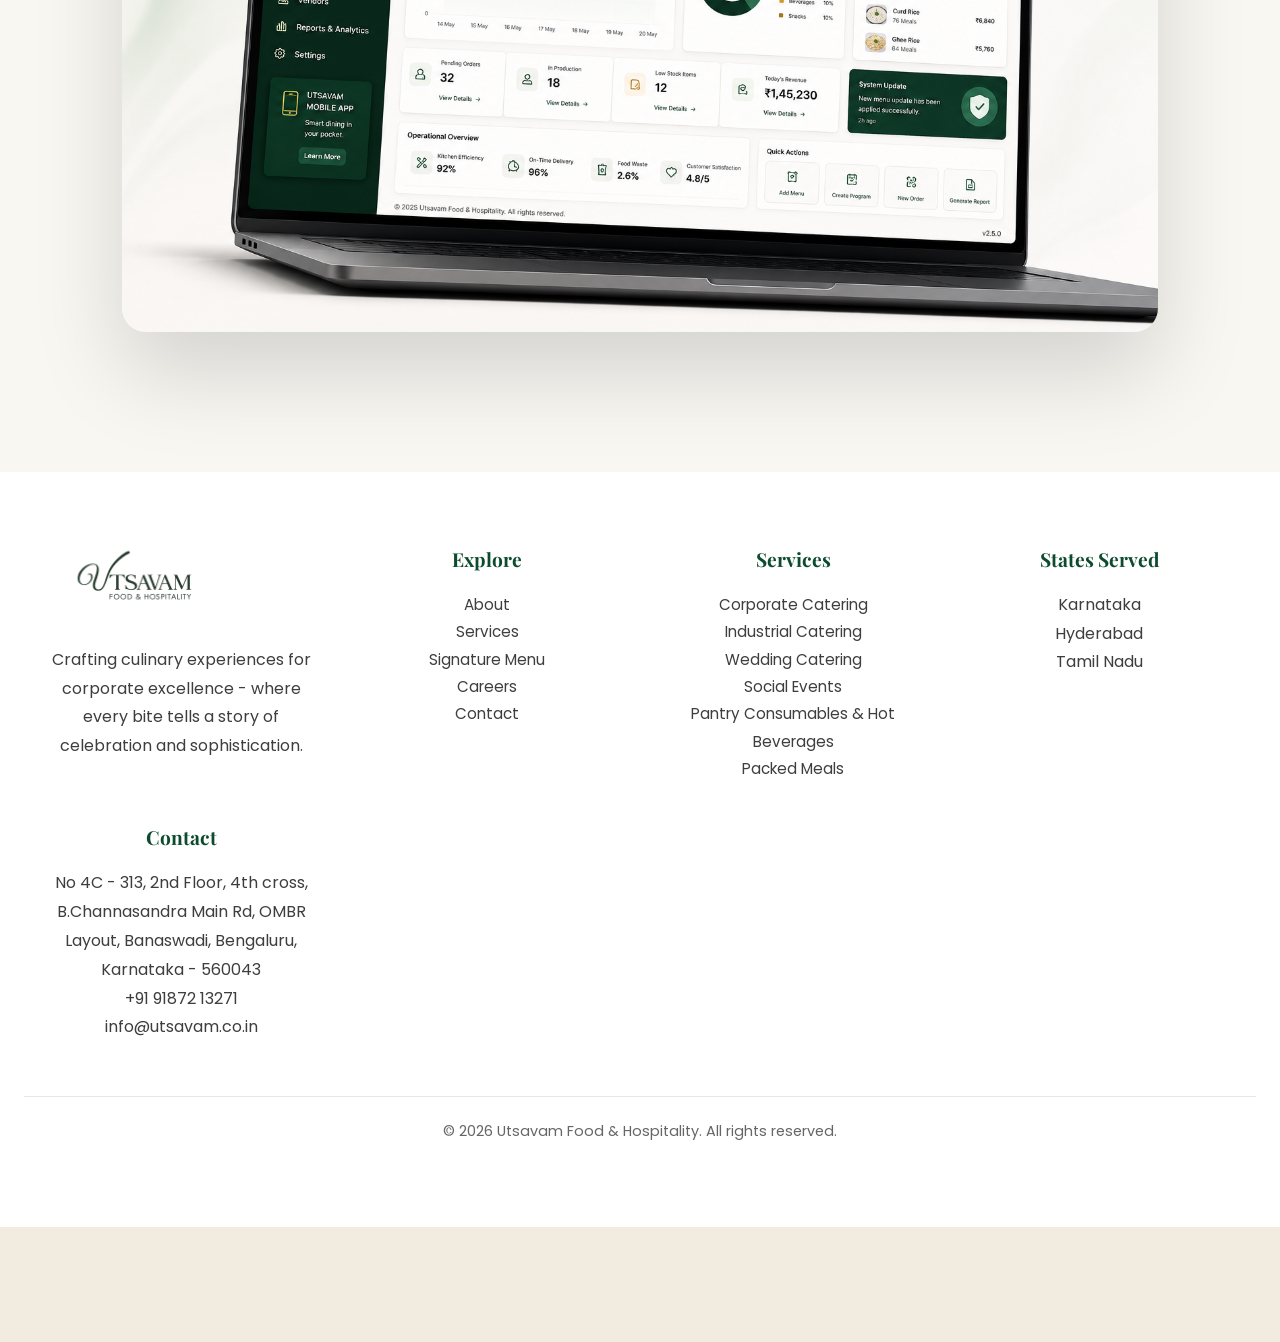
<file: technology.html>
<!DOCTYPE html>
<html lang="en">
<head>
  <meta charset="UTF-8">
  <meta name="viewport" content="width=device-width, initial-scale=1.0">
  <meta name="description" content="Utsavam Food & Hospitality creates premium catering, wedding, banquet, and corporate hospitality experiences.">
  <title>Technology | Utsavam Food & Hospitality</title>
  <link rel="stylesheet" href="https://cdnjs.cloudflare.com/ajax/libs/font-awesome/6.6.0/css/all.min.css">
  <link rel="preconnect" href="https://fonts.googleapis.com">
  <link rel="preconnect" href="https://fonts.gstatic.com" crossorigin>
  <link href="https://fonts.googleapis.com/css2?family=Dancing+Script:wght@700&family=Montserrat:wght@400;500;600;700;800;900&family=Playfair+Display:wght@500;600;700&family=Poppins:wght@300;400;500;600;700&display=swap" rel="stylesheet">
  <link rel="stylesheet" href="style.css?v=6">
  <link rel="stylesheet" href="technology.css?v=6">
</head>
<body>
  <nav class="navbar bottom-nav" aria-label="Main navigation">
    <div class="container nav-inner">
      <a class="brand" href="index.html" aria-label="Utsavam Food & Hospitality home">
        <img src="Utsavamlogo.png" alt="Utsavam Food & Hospitality logo">
        <span>Utsavam</span>
      </a>
      <div class="nav-links">
        <a href="index.html">Home</a>
        <div class="nav-dropdown">
          <a href="about.html">About Us <span class="chevron" aria-hidden="true"></span></a>
          <div class="dropdown-menu" aria-label="About menu">
            <a href="about.html">Company Story</a>
            <a href="about.html#leadership">Leadership Team</a>
            <a href="about.html#hseq">HSEQ</a>
            <a href="about.html#sustainability">Sustainability</a>
            <a href="about.html#culture">Workplace Culture</a>
          </div>
        </div>
        <div class="nav-dropdown">
          <a href="services.html">Our Services <span class="chevron" aria-hidden="true"></span></a>
          <div class="dropdown-menu" aria-label="Services menu">
            <a href="corporate-catering.html">Corporate Catering</a>
            <a href="industrial-catering.html">Industrial Catering</a>
            <a href="wedding-catering.html">Wedding Catering</a>
            <a href="social-events.html">Social Events</a>
            <a href="services.html">Banquets</a>
            <a href="services.html">Cloud Kitchens</a>
          </div>
        </div>
        <a href="menu.html">Our Menu</a>
        <a class="active" href="technology.html">Technology</a>
        <a href="career.html">Careers</a>
        <a href="contact.html">Contact Us</a>
      </div>
      <a class="nav-cta" href="contact.html#contact">Enquire Now <span class="inline-icon" aria-hidden="true"><i class="fa-solid fa-phone"></i></span></a>
      <div class="mobile-nav-links" aria-label="Mobile navigation">
        <a href="index.html">Home</a>
        <a href="about.html">About</a>
        <a href="services.html">Services</a>
        <a href="menu.html">Menu</a>
        <a href="technology.html">Technology</a>
        <a href="career.html">Careers</a>
        <a href="contact.html">Contact</a>
      </div>
    </div>
  </nav>

  <main>
    <section class="technology-hero" aria-label="Technology hero">
      <img src="assets/images/Technology-hero.png" alt="Utsavam digital cafeteria technology" class="hero-image">
    </section>

    <section class="technology">
      <div class="tech-container">
        <div class="tech-image">
          <div class="circle circle1"></div>
          <div class="circle circle2"></div>
          <img src="assets/images/mobile image.png" alt="Utsavam cafeteria ordering app">
        </div>

        <div class="tech-content">
          <span class="tag">DIGITAL CAFETERIA SOLUTION</span>
          <h2>
            Technology That
            <span>Makes Dining Smarter</span>
          </h2>
          <p>
            Our intelligent cafeteria platform enables online food ordering,
            digital payments, live reporting, employee meal management,
            and seamless kitchen operations - all from a single dashboard.
          </p>

          <div class="feature-grid">
            <div class="feature">
              <div class="icon"><i class="fa-solid fa-check"></i></div>
              <div>
                <h4>Online Ordering</h4>
                <p>Order meals in seconds.</p>
              </div>
            </div>

            <div class="feature">
              <div class="icon"><i class="fa-solid fa-check"></i></div>
              <div>
                <h4>Cashless Payments</h4>
                <p>Secure digital transactions.</p>
              </div>
            </div>

            <div class="feature">
              <div class="icon"><i class="fa-solid fa-check"></i></div>
              <div>
                <h4>Live Reports</h4>
                <p>Daily insights and analytics.</p>
              </div>
            </div>

            <div class="feature">
              <div class="icon"><i class="fa-solid fa-check"></i></div>
              <div>
                <h4>Employee Wallet</h4>
                <p>Easy meal management.</p>
              </div>
            </div>
          </div>
        </div>
      </div>
    </section>

    <section class="tech-highlights">
      <div class="container">
        <span class="section-tag">DIGITAL TECHNOLOGY</span>
        <h2>
          Smart Technology.
          <span>Seamless Dining.</span>
        </h2>
        <p class="section-desc">
          Our digital cafeteria ecosystem streamlines ordering, payments,
          reporting, and operations to deliver an effortless dining
          experience for employees and administrators.
        </p>

        <div class="tech-grid">
          <div class="tech-card">
            <div class="tech-icon"><i class="fa-solid fa-mobile-screen-button"></i></div>
            <h3>Online Ordering</h3>
            <p>
              Employees can browse digital menus, pre-order meals,
              and enjoy faster service with real-time availability.
            </p>
          </div>

          <div class="tech-card">
            <div class="tech-icon"><i class="fa-solid fa-credit-card"></i></div>
            <h3>Cashless Payments</h3>
            <p>
              Secure payments through UPI, wallets, QR codes,
              and cards with instant transaction history.
            </p>
          </div>

          <div class="tech-card">
            <div class="tech-icon"><i class="fa-solid fa-chart-line"></i></div>
            <h3>Live Analytics</h3>
            <p>
              Powerful dashboards provide meal consumption,
              sales reports and operational insights in real time.
            </p>
          </div>

          <div class="tech-card">
            <div class="tech-icon"><i class="fa-solid fa-boxes-stacked"></i></div>
            <h3>Inventory Control</h3>
            <p>
              Monitor stock levels, reduce wastage,
              and optimize procurement using smart inventory tools.
            </p>
          </div>
        </div>
      </div>
    </section>

    <section class="why-app">
      <div class="container">
        <div class="why-title">
          <h2>Why Utsavam App?</h2>
          <p>Smart. Simple. Seamless Cafeteria Management.</p>
        </div>

        <div class="feature-grid2">
          <div class="feature-card">
            <i class="fas fa-cloud feature-icon"></i>
            <h3>End-to-End Cafeteria Management</h3>
            <p>Complete digital ecosystem for cafeteria operations.</p>
          </div>

          <div class="feature-card">
            <i class="fas fa-clipboard-list feature-icon"></i>
            <h3>Digital Menu Management</h3>
            <p>Create and update menus instantly.</p>
          </div>

          <div class="feature-card">
            <i class="fas fa-gears feature-icon"></i>
            <h3>Program Management</h3>
            <p>Manage meal programs and scheduling.</p>
          </div>

          <div class="feature-card">
            <i class="fas fa-wallet feature-icon"></i>
            <h3>Wallet and Payments</h3>
            <p>Cashless and secure digital payments.</p>
          </div>

          <div class="feature-card">
            <i class="fas fa-palette feature-icon"></i>
            <h3>White Label</h3>
            <p>Customize the application for your organization.</p>
          </div>

          <div class="feature-card">
            <i class="fas fa-handshake feature-icon"></i>
            <h3>Vendor Settlement</h3>
            <p>Automated vendor and payment settlement.</p>
          </div>

          <div class="feature-card">
            <i class="fas fa-id-card feature-icon"></i>
            <h3>RFID / QR Access</h3>
            <p>Support for RFID cards and QR technology.</p>
          </div>

          <div class="feature-card">
            <i class="fas fa-chart-line feature-icon"></i>
            <h3>Reports and Analytics</h3>
            <p>Real-time dashboards and detailed insights.</p>
          </div>
        </div>
      </div>
    </section>

    <section class="erp-showcase">
      <div class="container">
        <div class="erp-header">
          <span class="erp-tag">ENTERPRISE RESOURCE MANAGEMENT</span>
          <h2>Utsavam ERP Dashboard</h2>
          <p>
            One intelligent platform to manage cafeteria operations,
            production, inventory, finance, reporting, and employee dining
            from a single dashboard.
          </p>
        </div>

        <div class="erp-image">
          <img src="assets/images/78432878-13f1-48e8-94b4-74bbfb91e92e.png" alt="Utsavam ERP Dashboard">
        </div>
      </div>
    </section>
  </main>

  <footer class="footer">
    <div class="container footer-grid">
      <div>
        <a class="brand footer-brand" href="index.html">
          <img src="Utsavamlogo.png" alt="Utsavam Food & Hospitality logo">
          <span>Utsavam</span>
        </a>
        <p>Crafting culinary experiences for corporate excellence - where every bite tells a story of celebration and sophistication.</p>
      </div>
      <div>
        <h3>Explore</h3>
        <a href="about.html">About</a>
        <a href="services.html">Services</a>
        <a href="menu.html">Signature Menu</a>
        <a href="career.html">Careers</a>
        <a href="contact.html">Contact</a>
      </div>
      <div>
        <h3>Services</h3>
        <a href="corporate-catering.html">Corporate Catering</a>
        <a href="industrial-catering.html">Industrial Catering</a>
        <a href="wedding-catering.html">Wedding Catering</a>
        <a href="social-events.html">Social Events</a>
        <a href="pantry-consumables-hot-beverages.html">Pantry Consumables & Hot Beverages</a>
        <a href="packed-meals.html">Packed Meals</a>
      </div>
      <div>
        <h3>States Served</h3>
        <p>Karnataka</p>
        <p>Hyderabad</p>
        <p>Tamil Nadu</p>
      </div>
      <div>
        <h3>Contact</h3>
        <p>No 4C - 313, 2nd Floor, 4th cross, B.Channasandra Main Rd, OMBR Layout, Banaswadi, Bengaluru, Karnataka - 560043</p>
        <p>+91 91872 13271</p>
        <p>info@utsavam.co.in</p>
      </div>
    </div>
    <div class="footer-bottom">
      <p>&copy; 2026 Utsavam Food & Hospitality. All rights reserved.</p>
    </div>
  </footer>
</body>
</html>
</file>
<file: style.css>
:root {
  --green: #0D4B2F;
  --green-dark: #06291B;
  --green-soft: #143F2B;
  --gold: #F4BE1B;
  --gold-dark: #C8920B;
  --cream: #F7F3EA;
  --cream-deep: #EFE6D4;
  --text: #111111;
  --muted: #6A665E;
  --white: #FFFFFF;
  --shadow: 0 24px 70px rgba(13, 75, 47, 0.16);
  --radius: 24px;
}

* {
  box-sizing: border-box;
  margin: 0;
  padding: 0;
}

html {
  scroll-behavior: smooth;
}

body {
  background: var(--cream);
  color: var(--text);
  font-family: "Montserrat", "Poppins", sans-serif;
  overflow-x: hidden;
}

img {
  display: block;
  max-width: 100%;
}

a {
  color: inherit;
  text-decoration: none;
}

button,
input,
select,
textarea {
  font: inherit;
}

.container {
  width: min(1180px, calc(100% - 40px));
  margin: 0 auto;
}

.section-pad {
  padding: 112px 0;
}

h1,
h2,
h3,
.brand span,
.hero-stats strong,
.floating-panel strong,
.brand-strip strong {
  font-family: "Playfair Display", serif;
}

h1 {
  max-width: 820px;
  color: var(--white);
  font-size: clamp(3.1rem, 7vw, 6.4rem);
  font-weight: 700;
  letter-spacing: 0;
  line-height: 0.95;
}

h2 {
  color: var(--text);
  font-size: clamp(2.2rem, 4.5vw, 4.6rem);
  font-weight: 650;
  letter-spacing: 0;
  line-height: 1.04;
}

h3 {
  font-size: 1.35rem;
  line-height: 1.2;
}

p {
  color: var(--muted);
  font-family: "Poppins", sans-serif;
  font-size: 1rem;
  line-height: 1.8;
}

.eyebrow {
  color: var(--gold);
  display: inline-flex;
  align-items: center;
  gap: 12px;
  font-size: 0.78rem;
  font-weight: 700;
  letter-spacing: 0.18em;
  line-height: 1.4;
  margin-bottom: 18px;
  text-transform: uppercase;
}

.eyebrow::before {
  background: var(--gold);
  border-radius: 999px;
  content: "";
  height: 8px;
  width: 8px;
}

.btn {
  align-items: center;
  border-radius: 999px;
  display: inline-flex;
  font-size: 0.95rem;
  font-weight: 700;
  justify-content: center;
  min-height: 54px;
  padding: 0 26px;
  transition: transform 240ms ease, box-shadow 240ms ease, background 240ms ease;
  white-space: nowrap;
}

.btn:hover {
  transform: translateY(-3px);
}

.btn-gold {
  background: linear-gradient(135deg, var(--gold), #FFD86A);
  box-shadow: 0 16px 34px rgba(244, 190, 27, 0.28);
  color: var(--text);
}

.btn-outline {
  border: 1px solid rgba(255, 255, 255, 0.42);
  color: var(--white);
}

.btn-outline:hover {
  background: rgba(255, 255, 255, 0.1);
}

.navbar {
  left: 0;
  padding: 0;
  position: fixed;
  top: 0;
  width: 100%;
  z-index: 20;
  background: var(--white);
  box-shadow: 0 10px 30px rgba(0, 0, 0, 0.08);
}

.nav-inner {
  align-items: center;
  background: transparent;
  border: 0;
  border-radius: 0;
  box-shadow: none;
  display: flex;
  justify-content: space-between;
  min-height: 96px;
  padding: 12px 0;
  backdrop-filter: none;
}

.brand {
  align-items: center;
  display: inline-flex;
  gap: 12px;
}

.brand img {
  background: transparent;
  border-radius: 0;
  height: 82px;
  object-fit: contain;
  padding: 0;
  width: auto;
}

.brand span {
  color: var(--green);
  font-size: 1.35rem;
  font-weight: 700;
  display: none;
}

.nav-links {
  align-items: center;
  display: flex;
  gap: 28px;
}

.nav-links a {
  color: var(--text);
  font-size: 0.86rem;
  font-weight: 700;
  transition: color 220ms ease;
}

.nav-links a:hover {
  color: var(--gold);
}

.nav-cta {
  background: var(--gold);
  border-radius: 10px;
  color: var(--text);
  font-size: 0.86rem;
  font-weight: 700;
  padding: 15px 22px;
  transition: transform 220ms ease, background 220ms ease;
}

.nav-cta:hover {
  background: #FFD86A;
  transform: translateY(-2px);
}

/* ===========================
   HERO SECTION
=========================== */

.hero {
    background: var(--green);
    min-height: 100vh;
    overflow: hidden;
    padding: 140px 0 90px;
    position: relative;
}

.hero-bg {
    position: absolute;
    inset: 0;

    background:
        linear-gradient(
            90deg,
            rgba(6,41,27,.95) 0%,
            rgba(13,75,47,.78) 40%,
            rgba(13,75,47,.25) 100%
        ),
        url("https://images.unsplash.com/photo-1519167758481-83f550bb49b3?auto=format&fit=crop&w=1800&q=85");

    background-size: cover;
    background-position: center;
    background-repeat: no-repeat;
}

.hero-bg::after {
    content: "";
    position: absolute;
    inset: 0;

    background-image:
        linear-gradient(rgba(244,190,27,.08) 1px, transparent 1px),
        linear-gradient(90deg, rgba(244,190,27,.08) 1px, transparent 1px);

    background-size: 96px 96px;
    opacity: .35;
}

.hero .container{
    max-width: 1450px;
}

.hero-grid {
    position: relative;
    z-index: 2;

    display: grid;
    grid-template-columns: 1.35fr 0.65fr;
    align-items: center;

    gap: 30px;
}

.hero-content{
    max-width: 760px;
}

.hero-tag{
    display: inline-block;
    color: #F4BE1B;
    font-size: 16px;
    font-weight: 700;
    letter-spacing: 4px;
    text-transform: uppercase;
    margin-bottom: 20px;
}

.hero-content h1{
    font-size: clamp(4.5rem,8vw,7rem);
    line-height: .95;
    font-weight: 800;
    color: #fff;
    margin: 0;
}

.hero-content h1 span{
    color: #F4BE1B;
}

.hero-copy{
    color: rgba(255,255,255,.88);
    font-size: 1.2rem;
    line-height: 1.8;
    margin: 35px 0;
    max-width: 650px;
}

.hero-actions{
    display: flex;
    gap: 18px;
    flex-wrap: wrap;
}

.hero-stats{
    display: grid;
    grid-template-columns: repeat(3,1fr);
    gap: 16px;

    margin-top: 55px;
    max-width: 700px;
}

.hero-stats div{
    background: rgba(255,255,255,.08);
    border: 1px solid rgba(255,255,255,.15);
    border-radius: 20px;
    padding: 22px;
    backdrop-filter: blur(12px);
}

.hero-stats strong{
    display:block;
    color:#F4BE1B;
    font-size:2.2rem;
    line-height:1;
}

.hero-stats span{
    display:block;
    margin-top:8px;
    color:rgba(255,255,255,.75);
    font-size:.9rem;
}

.hero-visual{
    position:relative;
    min-height:690px;
}

.hero-visual img{
    width:100%;
    height:690px;
    object-fit:cover;

    border-radius:34px;
    border:1px solid rgba(244,190,27,.25);

    box-shadow:
        0 35px 95px rgba(0,0,0,.36);
}

/* ===========================
   RESPONSIVE
=========================== */

@media (max-width: 1100px){

    .hero-grid{
        grid-template-columns:1fr;
    }

    .hero-content{
        max-width:100%;
    }

    .hero-visual{
        min-height:auto;
    }

    .hero-visual img{
        height:500px;
    }
}

@media (max-width:768px){

    .hero{
        padding:120px 0 80px;
    }

    .hero-content h1{
        font-size:4rem;
    }

    .hero-copy{
        font-size:1rem;
    }

    .hero-stats{
        grid-template-columns:1fr;
    }

    .hero-visual img{
        height:400px;
    }
}

.floating-panel {
  background: rgba(247, 243, 234, 0.92);
  border: 1px solid rgba(244, 190, 27, 0.4);
  border-radius: 20px;
  box-shadow: var(--shadow);
  padding: 22px;
  position: absolute;
  backdrop-filter: blur(14px);
}

.floating-panel span {
  color: var(--muted);
  display: block;
  font-size: 0.78rem;
  font-weight: 700;
  letter-spacing: 0.08em;
  margin-bottom: 6px;
  text-transform: uppercase;
}

.floating-panel strong {
  color: var(--green);
  font-size: 1.42rem;
}

.panel-top {
  left: -32px;
  top: 42px;
}

.panel-bottom {
  bottom: 42px;
  right: -26px;
}

.about,
.gallery {
  background: var(--cream);
}

.about-grid,
.signature-grid,
.contact-grid {
  align-items: center;
  display: grid;
  gap: 72px;
  grid-template-columns: 1fr 1fr;
}

.contact-grid {
  position: relative;
  z-index: 1;
}

.image-stack {
  min-height: 640px;
  position: relative;
}

.image-main,
.image-small {
  border-radius: 30px;
  box-shadow: var(--shadow);
  object-fit: cover;
}

.image-main {
  height: 610px;
  width: 82%;
}

.image-small {
  border: 10px solid var(--cream);
  bottom: 0;
  height: 330px;
  position: absolute;
  right: 0;
  width: 48%;
}

/* Appended menu-specific styles from menu.css to consolidate into style.css */
:root {
  --green: #0D4B2F;
  --gold: #F4BE1B;
  --cream: #F7F3EA;
  --white: #FFFFFF;
  --text: #111111;
  --muted: #5B5B56;
  --shadow: 0 28px 70px rgba(13, 75, 47, 0.12);
  --radius: 32px;
}

* {
  box-sizing: border-box;
}

html {
  scroll-behavior: smooth;
}

body {
  margin: 0;
  font-family: "Poppins", sans-serif;
  background: linear-gradient(180deg, var(--cream) 0%, #F2ECE0 100%);
  color: var(--text);
}

a {
  color: inherit;
  text-decoration: none;
}

img {
  width: 100%;
  display: block;
}

button {
  font: inherit;
}

.page-shell {
  overflow-x: hidden;
}

.site-header {
  position: sticky;
  top: 0;
  z-index: 30;
  backdrop-filter: blur(16px);
  background: rgba(247, 243, 234, 0.95);
  border-bottom: 1px solid rgba(13, 75, 47, 0.08);
}

.navigation {
  max-width: 1180px;
  margin: 0 auto;
  padding: 20px 24px;
  display: flex;
  align-items: center;
  justify-content: space-between;
  gap: 24px;
}

.branding {
  display: flex;
  align-items: center;
  gap: 14px;
}

.branding .logo-mark {
  width: 50px;
  height: 50px;
  border-radius: 18px;
  background: var(--green);
  display: grid;
  place-items: center;
  color: var(--white);
  font-weight: 900;
  letter-spacing: 0.04em;
}

.branding .brand-name {
  display: inline-block;
  font-family: "Playfair Display", serif;
  font-size: 1.15rem;
  font-weight: 700;
}

.nav-links {
  display: flex;
  gap: 28px;
  flex-wrap: wrap;
  align-items: center;
}

.nav-links a {
  font-size: 0.95rem;
  color: var(--text);
  font-weight: 600;
  transition: color 200ms ease;
}

.nav-links a:hover,
.nav-links a:focus-visible {
  color: var(--gold);
}

.hero {
  min-height: 78vh;
  padding: 120px 24px 80px;
  display: grid;
  place-items: center;
  position: relative;
  background: linear-gradient(180deg, rgba(13, 75, 47, 0.65), rgba(13, 75, 47, 0.4)),
    url("https://images.unsplash.com/photo-1517248135467-4c7edcad34c4?auto=format&fit=crop&w=1600&q=80") center / cover no-repeat;
}

.hero::after {
  content: "";
  position: absolute;
  inset: 0;
  background: linear-gradient(180deg, rgba(13, 75, 47, 0.45), rgba(255, 255, 255, 0.07));
}

.hero-content {
  position: relative;
  max-width: 960px;
  width: 100%;
  text-align: center;
  color: var(--white);
  z-index: 1;
}

.hero-content p,
.hero-content h1,
.hero-content h2,
.hero-content .hero-note {
  margin: 0;
}

.hero-category {
  display: inline-flex;
  align-items: center;
  gap: 10px;
  padding: 12px 24px;
  border-radius: 999px;
  background: rgba(255, 255, 255, 0.16);
  border: 1px solid rgba(255, 255, 255, 0.2);
  font-size: 0.9rem;
  letter-spacing: 0.1em;
  text-transform: uppercase;
  font-weight: 700;
  margin-bottom: 24px;
}

.hero h1 {
  font-family: "Playfair Display", serif;
  font-size: clamp(3.5rem, 6vw, 5.8rem);
  line-height: 0.95;
  letter-spacing: -0.05em;
}

.hero h2 {
  max-width: 700px;
  margin: 24px auto 0;
  font-size: clamp(1.25rem, 2.4vw, 1.8rem);
  font-weight: 500;
  color: rgba(255, 255, 255, 0.95);
  line-height: 1.9;
}

.hero-actions {
  display: inline-flex;
  gap: 18px;
  margin-top: 36px;
  flex-wrap: wrap;
  justify-content: center;
}

.btn {
  display: inline-flex;
  align-items: center;
  justify-content: center;
  border-radius: 999px;
  padding: 16px 30px;
  font-weight: 700;
  letter-spacing: 0.01em;
  transition: transform 220ms ease, box-shadow 220ms ease, background 220ms ease;
}

.btn-primary {
  background: linear-gradient(135deg, var(--gold), #ffd76a);
  color: var(--green);
  box-shadow: 0 18px 38px rgba(244, 190, 27, 0.24);
}

.btn-secondary {
  border: 1px solid rgba(255, 255, 255, 0.72);
  color: var(--white);
  background: rgba(255, 255, 255, 0.1);
}

.btn:hover,
.btn:focus-visible {
  transform: translateY(-2px);
}

.section {
  max-width: 1180px;
  margin: 0 auto;
  padding: 100px 24px;
}

.section-head {
  display: grid;
  place-items: center;
  text-align: center;
  gap: 18px;
  margin-bottom: 52px;
}

.section-head .eyebrow {
  color: var(--gold);
  font-weight: 700;
  letter-spacing: 0.26em;
  text-transform: uppercase;
  font-size: 0.82rem;
}

.section-head h2 {
  font-family: "Playfair Display", serif;
  font-size: clamp(2.5rem, 5vw, 3.6rem);
  color: var(--green);
  line-height: 1.05;
}

.section-head p {
  max-width: 700px;
  color: var(--muted);
  line-height: 1.9;
}

.categories-grid,
.featured-grid,
.why-grid {
  display: grid;
  gap: 28px;
}

.categories-grid {
  grid-template-columns: repeat(2, minmax(260px, 1fr));
}

.category-card,
.featured-card,
.why-card {
  background: var(--white);
  border-radius: var(--radius);
  box-shadow: var(--shadow);
  overflow: hidden;
  transform: translateY(0);
  transition: transform 280ms ease, box-shadow 280ms ease;
  opacity: 0;
  transform: translateY(24px);
}

.category-card.visible,
.featured-card.visible,
.why-card.visible {
  opacity: 1;
  transform: translateY(0);
}

.category-card:hover,
.featured-card:hover,
.why-card:hover {
  transform: translateY(-8px);
  box-shadow: 0 30px 70px rgba(13, 75, 47, 0.16);
}

.category-card {
  display: grid;
  grid-template-rows: 240px auto;
}

.category-card img {
  width: 100%;
  height: 100%;
  object-fit: cover;
}

.category-content {
  padding: 26px;
}

.category-content h3 {
  margin: 0 0 14px;
  color: var(--green);
  font-size: 1.35rem;
}

.category-content p {
  margin: 0;
  color: var(--muted);
  line-height: 1.8;
}

.featured-grid {
  grid-template-columns: repeat(3, minmax(280px, 1fr));
}

.featured-card {
  display: grid;
  grid-template-rows: 260px auto;
  overflow: hidden;
}

.featured-card img {
  width: 100%;
  height: 100%;
  object-fit: cover;
}

.featured-body {
  padding: 28px;
}

.featured-body h3 {
  margin: 0 0 14px;
  color: var(--green);
  font-size: 1.5rem;
}

.featured-body p {
  color: var(--muted);
  line-height: 1.85;
  margin: 0;
}

.why-grid {
  grid-template-columns: repeat(5, minmax(180px, 1fr));
}

.why-card {
  display: flex;
  flex-direction: column;
  gap: 18px;
  padding: 28px;
}

.why-card .badge {
  width: fit-content;
  padding: 10px 16px;
  border-radius: 999px;
  background: rgba(244, 190, 27, 0.16);
  color: var(--green);
  font-weight: 700;
  letter-spacing: 0.08em;
  text-transform: uppercase;
  font-size: 0.75rem;
}

.why-card h3 {
  margin: 0;
  font-size: 1.15rem;
  line-height: 1.4;
}

.why-card p {
  margin: 0;
  color: var(--muted);
  line-height: 1.85;
}

.cta-panel {
  margin-top: 18px;
  padding: 64px 48px;
  border-radius: 32px;
  background: var(--green);
  color: var(--white);
  display: grid;
  grid-template-columns: 1fr auto;
  align-items: center;
  gap: 24px;
}

.cta-panel h2 {
  margin: 0;
  font-family: "Playfair Display", serif;
  font-size: clamp(2rem, 3.4vw, 2.75rem);
  line-height: 1.05;
}

.cta-panel .btn {
  padding: 18px 32px;
}

.cta-panel .btn-primary {
  background: var(--gold);
  color: var(--green);
}

.footer {
  padding: 36px 24px 60px;
  text-align: center;
  color: var(--muted);
  font-size: 0.95rem;
}

@media (max-width: 1040px) {
  .categories-grid,
  .featured-grid,
  .why-grid {
    grid-template-columns: repeat(2, minmax(240px, 1fr));
  }

  .cta-panel {
    grid-template-columns: 1fr;
    text-align: center;
  }
}

@media (max-width: 768px) {
  .navigation {
    flex-direction: column;
    align-items: stretch;
  }

  .nav-links {
    justify-content: center;
  }

  .hero {
    min-height: 68vh;
    padding-top: 140px;
    padding-bottom: 60px;
  }

  .hero h1 {
    font-size: clamp(2.6rem, 9vw, 3.8rem);
  }

  .section {
    padding: 72px 20px;
  }

  .categories-grid,
  .featured-grid,
  .why-grid {
    grid-template-columns: 1fr;
  }

  .category-card,
  .featured-card,
  .why-card {
    opacity: 1;
    transform: translateY(0);
  }

  .section-head {
    gap: 10px;
  }

  .cta-panel {
    padding: 40px 24px;
  }
}

/* Menu page — center everything visually without affecting other pages */
.menu-page .nav-inner {
  display: flex;
  align-items: center;
  justify-content: center;
  gap: 28px;
}

.menu-page .nav-links {
  justify-content: center;
}

.menu-page .mobile-nav-links {
  justify-content: center;
}

.menu-page main,
.menu-page .page-shell {
  text-align: center;
}

.menu-page .hero-content,
.menu-page .section-head,
.menu-page .section-copy,
.menu-page .cta-panel {
  margin-left: auto;
  margin-right: auto;
  text-align: center;
}

.menu-page .categories-grid,
.menu-page .featured-grid,
.menu-page .why-grid {
  justify-items: center;
}

.menu-page .category-card,
.menu-page .featured-card,
.menu-page .why-card {
  margin-left: auto;
  margin-right: auto;
}

.menu-page .category-content,
.menu-page .featured-body,
.menu-page .why-card p,
.menu-page .why-card h3 {
  text-align: center;
}

.menu-page .footer {
  text-align: center;
}

/* Make cuisine/card images circular and float above the card for menu page */
.menu-page .category-card {
  grid-template-rows: auto 1fr;
  padding-top: 48px;
  width: min(360px, 90%);
  position: relative; /* allow image to overlap */
  overflow: visible;  /* ensure circular image isn't clipped */
}

.menu-page .category-card img {
  width: 140px;
  height: 140px;
  border-radius: 50%;
  object-fit: cover;
  display: block;
  margin: -90px auto 14px;
  border: 8px solid var(--white);
  box-shadow: 0 18px 40px rgba(13,75,47,0.12);
  background: var(--white);
  z-index: 5; /* sit above the card */
  position: relative;
}

.menu-page .category-card .category-content {
  padding-top: 8px;
}

@media (max-width: 768px) {
  .menu-page .category-card img {
    width: 110px;
    height: 110px;
    margin-top: -70px;
  }
  .menu-page .category-card {
    width: 100%;
    padding-top: 36px;
  }
}

.section-copy > p:not(.eyebrow),
.section-head > p:not(.eyebrow) {
  margin-top: 24px;
  max-width: 660px;
}

.feature-list {
  display: grid;
  gap: 18px;
  margin-top: 34px;
}

.feature-list div {
  background: var(--white);
  border: 1px solid rgba(13, 75, 47, 0.08);
  border-radius: 22px;
  box-shadow: 0 16px 45px rgba(13, 75, 47, 0.08);
  padding: 24px;
}

.feature-list span {
  color: var(--gold-dark);
  display: block;
  font-weight: 800;
  margin-bottom: 10px;
}

.feature-list h3 {
  color: var(--green);
  margin-bottom: 8px;
}

.about-stats {
  display: grid;
  gap: 18px;
  grid-template-columns: repeat(4, 1fr);
  margin-top: 54px;
}

.about-stats div,
.mission-grid article,
.leadership-grid article,
.hseq-grid article {
  background: var(--white);
  border: 1px solid rgba(13, 75, 47, 0.1);
  border-radius: 20px;
  box-shadow: 0 16px 44px rgba(13, 75, 47, 0.08);
}

.about-stats div {
  padding: 26px;
  text-align: center;
}

.about-stats strong {
  color: var(--green);
  display: block;
  font-family: "Playfair Display", serif;
  font-size: 2.7rem;
  line-height: 1;
  margin-bottom: 10px;
}

.about-stats span {
  color: var(--muted);
  font-size: 0.92rem;
  font-weight: 600;
}

.mission-grid {
  display: grid;
  gap: 24px;
  grid-template-columns: repeat(2, 1fr);
  margin-top: 42px;
}

.mission-grid article {
  background: linear-gradient(135deg, var(--green), var(--green-soft));
  padding: 34px;
}

.mission-grid span,
.hseq-grid span {
  color: var(--gold);
  display: block;
  font-weight: 900;
  letter-spacing: 0.15em;
  margin-bottom: 14px;
  text-transform: uppercase;
}

.mission-grid h3 {
  color: var(--white);
  font-size: 1.65rem;
  margin-bottom: 14px;
}

.mission-grid p {
  color: rgba(255, 255, 255, 0.78);
}

.subsection-head {
  margin: 78px auto 34px;
  max-width: 850px;
  text-align: center;
}

.subsection-head .eyebrow {
  justify-content: center;
}

.subsection-head p:not(.eyebrow) {
  margin: 18px auto 0;
  max-width: 760px;
}

.leadership-grid {
  display: grid;
  gap: 18px;
  grid-template-columns: repeat(4, 1fr);
}

.leadership-grid article {
  padding: 24px;
  text-align: center;
  transition: transform 220ms ease, box-shadow 220ms ease;
}

.leadership-grid article:hover,
.hseq-grid article:hover {
  box-shadow: 0 24px 58px rgba(13, 75, 47, 0.14);
  transform: translateY(-5px);
}

.leadership-grid h3 {
  color: var(--green);
  font-size: 1.15rem;
  margin-bottom: 8px;
}

.leadership-grid p {
  font-size: 0.9rem;
  line-height: 1.5;
}

.hseq-grid {
  display: grid;
  gap: 22px;
  grid-template-columns: repeat(4, 1fr);
}

.hseq-grid article {
  padding: 28px;
  transition: transform 220ms ease, box-shadow 220ms ease;
}

.hseq-grid span {
  align-items: center;
  background: rgba(244, 190, 27, 0.18);
  border-radius: 50%;
  color: var(--green);
  display: flex;
  font-size: 1.5rem;
  height: 54px;
  justify-content: center;
  letter-spacing: 0;
  width: 54px;
}

.hseq-grid h3 {
  color: var(--green);
  margin: 18px 0 10px;
}

.hseq-grid p {
  font-size: 0.92rem;
  line-height: 1.7;
}

.workplace-panel {
  align-items: center;
  background: var(--green);
  border-radius: 30px;
  box-shadow: var(--shadow);
  display: grid;
  gap: 38px;
  grid-template-columns: 0.95fr 1.05fr;
  margin-top: 74px;
  padding: 46px;
}

.workplace-panel h2 {
  color: var(--white);
}

.workplace-panel p:not(.eyebrow) {
  color: rgba(255, 255, 255, 0.78);
  margin-top: 18px;
}

.workplace-grid {
  display: grid;
  gap: 14px;
  grid-template-columns: repeat(2, 1fr);
}

.workplace-grid span {
  background: rgba(255, 255, 255, 0.1);
  border: 1px solid rgba(255, 255, 255, 0.14);
  border-radius: 16px;
  color: var(--white);
  font-weight: 700;
  padding: 17px;
}

.services,
.testimonials {
  background: var(--white);
}

.services {
  background: #FFFCF5;
  overflow: hidden;
  position: relative;
}

.services::before,
.services::after {
  color: rgba(13, 75, 47, 0.16);
  content: "✿";
  font-family: "Playfair Display", serif;
  font-size: 6rem;
  position: absolute;
  top: 8px;
}

.services::before {
  right: 26px;
}

.services::after {
  color: rgba(244, 190, 27, 0.45);
  right: -8px;
  top: 54px;
}

.section-head {
  margin-bottom: 58px;
  max-width: 780px;
}

.section-head.centered {
  margin-left: auto;
  margin-right: auto;
  text-align: center;
}

.section-head.centered .eyebrow {
  justify-content: center;
}

.section-head.centered p {
  margin-left: auto;
  margin-right: auto;
}

.services .section-head {
  margin-bottom: 64px;
  position: relative;
  z-index: 1;
}

.services .section-head .eyebrow {
  color: var(--green);
  font-family: "Montserrat", sans-serif;
  font-size: 0.78rem;
  font-weight: 900;
  margin-bottom: 8px;
}

.services .section-head .eyebrow::before {
  display: none;
}

.services .section-head h2 {
  color: var(--text);
  font-family: "Playfair Display", serif;
  font-size: clamp(2rem, 3vw, 3.1rem);
  line-height: 1.15;
}

.services .section-head h2::after {
  background: var(--gold);
  content: "";
  display: block;
  height: 3px;
  margin: 18px auto 0;
  width: 72px;
}

.services .section-head p {
  display: none;
}

.services-grid {
  display: grid;
  gap: 52px 32px;
  grid-template-columns: repeat(3, 1fr);
  position: relative;
  z-index: 1;
}

.service-card {
  background: rgba(255, 255, 255, 0.78);
  border: 1px solid rgba(244, 190, 27, 0.5);
  border-radius: 12px;
  box-shadow: 0 12px 34px rgba(13, 75, 47, 0.06);
  min-height: 310px;
  overflow: visible;
  padding-top: 38px;
  position: relative;
  text-align: center;
  transition: transform 260ms ease, box-shadow 260ms ease;
}

.service-card:hover {
  box-shadow: 0 24px 58px rgba(13, 75, 47, 0.14);
  transform: translateY(-6px);
}

.service-card img {
  border-radius: 0 0 12px 12px;
  bottom: 0;
  height: 115px;
  left: 0;
  object-fit: cover;
  position: absolute;
  transition: transform 500ms ease;
  width: 100%;
}

.service-card:hover img {
  transform: scale(1.07);
}

.service-icon {
  align-items: center;
  background: #FFFCF5;
  border: 1px solid rgba(244, 190, 27, 0.72);
  border-radius: 50%;
  color: var(--green);
  display: flex;
  font-size: 1.75rem;
  height: 58px;
  justify-content: center;
  left: 50%;
  position: absolute;
  top: -29px;
  transform: translateX(-50%);
  width: 58px;
  z-index: 2;
}

.service-copy {
  padding: 0 26px 135px;
}

.service-card h3 {
  color: var(--text);
  font-family: "Montserrat", sans-serif;
  font-size: 1rem;
  font-weight: 800;
  margin-bottom: 12px;
}

.service-card p {
  color: #303030;
  font-size: 0.86rem;
  line-height: 1.7;
}

.services-action {
  display: flex;
  justify-content: center;
  margin-top: 28px;
}

.btn-green {
  background: var(--green);
  border-radius: 7px;
  box-shadow: 0 16px 30px rgba(13, 75, 47, 0.18);
  color: var(--white);
  font-family: "Montserrat", sans-serif;
  font-size: 0.9rem;
  min-height: 50px;
  padding: 0 28px;
}

.btn-green span {
  margin-left: 10px;
}

.signature {
  background:
    linear-gradient(90deg, rgba(6, 41, 27, 0.96) 0%, rgba(6, 41, 27, 0.88) 48%, rgba(13, 75, 47, 0.94) 100%),
    radial-gradient(circle at 16% 24%, rgba(244, 190, 27, 0.22), transparent 28%),
    radial-gradient(circle at 82% 76%, rgba(255, 216, 106, 0.16), transparent 26%),
    var(--green-dark);
  overflow: hidden;
  position: relative;
}

.signature::before {
  background:
    linear-gradient(rgba(244, 190, 27, 0.08) 1px, transparent 1px),
    linear-gradient(90deg, rgba(244, 190, 27, 0.08) 1px, transparent 1px);
  background-size: 88px 88px;
  content: "";
  inset: 0;
  opacity: 0.28;
  position: absolute;
}

.signature .container {
  position: relative;
  z-index: 1;
}

.contact {
  background:
    radial-gradient(circle at top left, rgba(244, 190, 27, 0.18), transparent 30%),
    linear-gradient(135deg, var(--green-dark), var(--green) 70%);
}

.contact {
  background: linear-gradient(90deg, var(--green) 0 50%, var(--gold) 50% 100%);
  overflow: hidden;
  position: relative;
}

.contact::before,
.contact::after {
  color: rgba(13, 75, 47, 0.12);
  content: "✽";
  font-family: "Playfair Display", serif;
  font-size: 12rem;
  position: absolute;
  right: 32px;
}

.contact::before {
  top: 22px;
}

.contact::after {
  bottom: 10px;
  transform: rotate(28deg);
}

.dark-copy h2,
.dark-copy p:not(.eyebrow) {
  color: var(--white);
}

.dark-copy p:not(.eyebrow) {
  color: rgba(255, 255, 255, 0.76);
}

.dark-copy .btn {
  margin-top: 34px;
}

.menu-highlights {
  display: flex;
  flex-wrap: wrap;
  gap: 12px;
  margin-top: 28px;
}

.menu-highlights span {
  background: rgba(255, 255, 255, 0.1);
  border: 1px solid rgba(244, 190, 27, 0.26);
  border-radius: 999px;
  color: rgba(255, 255, 255, 0.9);
  font-size: 0.78rem;
  font-weight: 700;
  padding: 10px 14px;
}

.menu-proof {
  display: grid;
  gap: 14px;
  grid-template-columns: repeat(2, minmax(0, 150px));
  margin-top: 30px;
}

.menu-proof div {
  border-left: 3px solid var(--gold);
  padding-left: 16px;
}

.menu-proof strong {
  color: var(--white);
  display: block;
  font-family: "Playfair Display", serif;
  font-size: 2rem;
  line-height: 1;
}

.menu-proof span {
  color: rgba(255, 255, 255, 0.68);
  display: block;
  font-size: 0.78rem;
  font-weight: 600;
  margin-top: 8px;
}

.menu-showcase {
  display: grid;
  gap: 22px;
  grid-template-columns: 1fr 1fr;
  position: relative;
}

.menu-showcase article {
  background: rgba(255, 255, 255, 0.08);
  border: 1px solid rgba(255, 255, 255, 0.14);
  border-radius: 28px;
  box-shadow: 0 24px 70px rgba(0, 0, 0, 0.26);
  min-height: 280px;
  overflow: hidden;
  position: relative;
}

.menu-showcase .menu-card-featured {
  grid-column: span 2;
  min-height: 360px;
}

.menu-note {
  background: rgba(247, 243, 234, 0.96);
  border: 1px solid rgba(244, 190, 27, 0.42);
  border-radius: 18px;
  box-shadow: 0 22px 52px rgba(0, 0, 0, 0.22);
  max-width: 295px;
  padding: 18px 20px;
  position: absolute;
  right: 24px;
  top: 24px;
  z-index: 2;
}

.menu-note strong {
  color: var(--green-dark);
  display: block;
  font-size: 0.95rem;
  line-height: 1.25;
}

.menu-note span {
  color: var(--muted);
  display: block;
  font-size: 0.76rem;
  font-weight: 500;
  line-height: 1.5;
  margin-top: 8px;
}

.menu-showcase img,
.gallery-grid img {
  height: 100%;
  object-fit: cover;
  transition: transform 500ms ease;
  width: 100%;
}

.menu-showcase article:hover img,
.gallery-grid img:hover {
  transform: scale(1.06);
}

.menu-card-label {
  background: linear-gradient(transparent, rgba(0, 0, 0, 0.78));
  bottom: 0;
  left: 0;
  padding: 86px 26px 24px;
  position: absolute;
  width: 100%;
}

.menu-card-label small {
  color: var(--gold);
  display: block;
  font-size: 0.72rem;
  font-weight: 800;
  letter-spacing: 0.16em;
  margin-bottom: 8px;
  text-transform: uppercase;
}

.menu-card-label span {
  color: var(--white);
  display: block;
  font-family: "Playfair Display", serif;
  font-size: 1.65rem;
  font-weight: 700;
  line-height: 1.05;
}

.gallery-grid {
  display: grid;
  gap: 20px;
  grid-auto-rows: 270px;
  grid-template-columns: repeat(4, 1fr);
}

.gallery-grid img {
  border-radius: 24px;
  box-shadow: var(--shadow);
  overflow: hidden;
}

.gallery-grid .wide {
  grid-column: span 2;
}

.testimonial-grid {
  display: grid;
  gap: 24px;
  grid-template-columns: repeat(3, 1fr);
}

blockquote {
  background: var(--cream);
  border: 1px solid rgba(13, 75, 47, 0.08);
  border-radius: var(--radius);
  box-shadow: 0 18px 44px rgba(13, 75, 47, 0.07);
  padding: 34px;
  position: relative;
}

blockquote::before {
  color: var(--gold);
  content: "\201C";
  font-family: "Playfair Display", serif;
  font-size: 5rem;
  left: 24px;
  line-height: 1;
  opacity: 0.45;
  position: absolute;
  top: 16px;
}

blockquote p {
  color: #514E48;
  margin-top: 42px;
}

cite {
  color: var(--green);
  display: block;
  font-style: normal;
  font-weight: 800;
  margin-top: 28px;
}

cite span {
  color: var(--muted);
  display: block;
  font-size: 0.85rem;
  font-weight: 500;
  margin-top: 4px;
}

.brands {
  background: var(--cream-deep);
  padding: 34px 0;
}

.brands-inner {
  align-items: center;
  display: flex;
  gap: 34px;
  justify-content: space-between;
}

.brands-inner > span {
  color: var(--green);
  font-size: 0.86rem;
  font-weight: 800;
  letter-spacing: 0.14em;
  text-transform: uppercase;
}

.brand-strip {
  display: flex;
  flex-wrap: wrap;
  gap: 18px;
  justify-content: flex-end;
}

.brand-strip strong {
  background: rgba(255, 255, 255, 0.58);
  border: 1px solid rgba(13, 75, 47, 0.08);
  border-radius: 999px;
  color: var(--green);
  font-size: 1.08rem;
  padding: 14px 20px;
}

.certifications {
  background: var(--white);
  overflow: hidden;
  position: relative;
}

.cert-decor {
  border-radius: 50%;
  pointer-events: none;
  position: absolute;
  z-index: 0;
}

.cert-decor-left {
  background: radial-gradient(circle, rgba(244, 190, 27, 0.7) 0 34%, rgba(13, 75, 47, 0.16) 35% 46%, transparent 47%);
  height: 260px;
  left: -116px;
  top: 270px;
  width: 260px;
}

.cert-decor-right {
  background: radial-gradient(circle, rgba(244, 190, 27, 0.72) 0 34%, rgba(13, 75, 47, 0.18) 35% 46%, transparent 47%);
  height: 190px;
  right: -42px;
  top: 22px;
  width: 190px;
}

.certifications .container {
  position: relative;
  z-index: 1;
}

.cert-head {
  margin: 0 auto 54px;
  max-width: 760px;
  text-align: center;
}

.cert-mark {
  color: var(--gold);
  display: block;
  font-size: 2.7rem;
  line-height: 1;
  margin-bottom: 8px;
}

.cert-head h2 {
  color: var(--text);
  font-family: "Playfair Display", serif;
  font-size: clamp(2.4rem, 4vw, 4.4rem);
  letter-spacing: 0.1em;
}

.cert-head p {
  color: var(--text);
  font-family: "Montserrat", sans-serif;
  font-size: clamp(1rem, 1.5vw, 1.35rem);
  font-weight: 500;
  letter-spacing: 0.08em;
  margin-top: 22px;
}

.cert-carousel {
  background: linear-gradient(180deg, var(--green), var(--green-dark));
  border: 1px solid rgba(244, 190, 27, 0.35);
  border-radius: 22px 22px 0 0;
  box-shadow: 0 24px 70px rgba(13, 75, 47, 0.22);
  overflow: hidden;
  padding: 28px 0 0;
  position: relative;
}

.cert-carousel::before,
.cert-carousel::after {
  content: "";
  height: 100%;
  pointer-events: none;
  position: absolute;
  top: 0;
  width: 80px;
  z-index: 3;
}

.cert-carousel::before {
  background: linear-gradient(90deg, var(--green-dark), transparent);
  left: 0;
}

.cert-carousel::after {
  background: linear-gradient(270deg, var(--green-dark), transparent);
  right: 0;
}

.cert-track {
  animation: cert-scroll 28s linear infinite;
  display: flex;
  gap: 34px;
  width: max-content;
}

.cert-carousel:hover .cert-track {
  animation-play-state: paused;
}

.cert-card {
  background:
    radial-gradient(circle, rgba(244, 190, 27, 0.38) 1px, transparent 1.8px),
    var(--cream);
  background-size: 18px 18px;
  border-radius: 28px;
  display: grid;
  flex: 0 0 300px;
  min-height: 360px;
  overflow: hidden;
  padding: 50px 24px 34px;
  place-items: center;
  position: relative;
  text-align: center;
}

.cert-card::after {
  background: var(--gold);
  border-radius: 50%;
  bottom: -44px;
  content: "";
  height: 110px;
  left: -44px;
  position: absolute;
  width: 110px;
}

.cert-icon {
  align-items: center;
  background: rgba(244, 190, 27, 0.2);
  border: 1px solid rgba(244, 190, 27, 0.8);
  border-radius: 50%;
  color: var(--green);
  display: flex;
  font-size: 2.3rem;
  height: 86px;
  justify-content: center;
  margin-bottom: 20px;
  width: 86px;
}

.cert-icon.green {
  background: rgba(13, 75, 47, 0.08);
  color: var(--green);
}

.cert-icon.orange {
  background: rgba(244, 190, 27, 0.2);
  color: var(--green);
}

.cert-icon.blue {
  background: rgba(13, 75, 47, 0.08);
  color: var(--green);
}

.cert-icon.purple {
  background: rgba(244, 190, 27, 0.2);
  color: var(--green);
}

.cert-icon.red {
  background: rgba(13, 75, 47, 0.08);
  color: var(--green);
}

.cert-card span {
  color: var(--gold);
  display: block;
  font-family: "Montserrat", sans-serif;
  font-size: 2.1rem;
  font-weight: 900;
  line-height: 1;
}

.cert-card strong {
  color: var(--green);
  display: block;
  font-family: "Montserrat", sans-serif;
  font-size: 3.2rem;
  font-weight: 900;
  line-height: 1;
  margin: 8px 0 28px;
}

.cert-card p {
  color: var(--text);
  font-family: "Montserrat", sans-serif;
  font-size: 1.02rem;
  font-weight: 500;
  line-height: 1.55;
}

@keyframes cert-scroll {
  from {
    transform: translateX(0);
  }

  to {
    transform: translateX(calc(-50% - 17px));
  }
}

.contact-cards {
  display: grid;
  gap: 16px;
  margin-top: 36px;
}

.contact-cards div {
  background: rgba(255, 255, 255, 0.08);
  border: 1px solid rgba(255, 255, 255, 0.14);
  border-radius: 20px;
  padding: 20px;
}

.contact-cards span {
  color: var(--gold);
  display: block;
  font-size: 0.8rem;
  font-weight: 800;
  letter-spacing: 0.12em;
  margin-bottom: 8px;
  text-transform: uppercase;
}

.contact-cards strong {
  color: var(--white);
  font-size: 1.05rem;
}

.enquiry-form {
  background: transparent;
  border: 0;
  border-radius: 0;
  box-shadow: none;
  padding: 0;
}

.form-row {
  display: grid;
  gap: 16px;
  grid-template-columns: 1fr 1fr;
}

.enquiry-form input,
.enquiry-form select,
.enquiry-form textarea {
  background: var(--white);
  border: 1px solid rgba(13, 75, 47, 0.2);
  border-radius: 7px;
  color: var(--text);
  margin-bottom: 16px;
  min-height: 52px;
  outline: none;
  padding: 0 18px;
  width: 100%;
}

.enquiry-form textarea {
  min-height: 120px;
  padding-top: 18px;
  resize: vertical;
}

.enquiry-form input:focus,
.enquiry-form select:focus,
.enquiry-form textarea:focus {
  border-color: var(--gold);
  box-shadow: 0 0 0 4px rgba(244, 190, 27, 0.14);
}

.enquiry-form .btn {
  border: 0;
  background: var(--green);
  border-radius: 7px;
  color: var(--white);
  cursor: pointer;
  max-width: 270px;
  width: 100%;
}

.footer {
  background: var(--white);
  color: var(--text);
  padding-top: 76px;
}

.footer-grid {
  display: grid;
  gap: 44px;
  grid-template-columns: 1.5fr 0.8fr 0.9fr 1fr;
  padding-bottom: 54px;
}

.footer-brand {
  margin-bottom: 20px;
}

.footer p,
.footer a {
  color: #3E3E3E;
  display: block;
  line-height: 1.8;
}

.footer a:hover {
  color: var(--gold);
}

.footer h3 {
  color: var(--green);
  font-size: 1.2rem;
  margin-bottom: 20px;
}

.footer-bottom {
  border-top: 1px solid rgba(13, 75, 47, 0.12);
  padding: 22px;
  text-align: center;
}

.footer-bottom p {
  color: #666666;
  font-size: 0.9rem;
}

/* Reference-style home header and hero */
.navbar {
  background: transparent;
  bottom: 18px;
  box-shadow: none;
  opacity: 1;
  pointer-events: auto;
  top: auto;
  transform: translateY(0);
  transition: opacity 320ms ease, transform 320ms ease;
}

.navbar.is-visible {
  opacity: 1;
  pointer-events: auto;
  transform: translateY(0);
}

.navbar .container {
  width: min(100% - 64px, 1220px);
}

.nav-inner {
  align-items: center;
  background: rgba(244, 190, 27, 0.97);
  border: 1px solid rgba(13, 75, 47, 0.18);
  border-radius: 999px;
  box-shadow: 0 22px 70px rgba(0, 0, 0, 0.2);
  min-height: 88px;
  padding: 8px 14px 8px 18px;
  backdrop-filter: blur(18px);
}

.brand img {
  height: 126px;
  margin: -24px 0;
  max-width: 380px;
}

.nav-links {
  gap: 31px;
}

.nav-dropdown {
  position: relative;
}

.nav-dropdown::before {
  bottom: 100%;
  content: "";
  height: 24px;
  left: -12px;
  position: absolute;
  width: calc(100% + 24px);
}

.nav-links a {
  color: var(--green-dark);
  font-family: "Montserrat", sans-serif;
  font-size: 0.84rem;
  font-weight: 800;
  position: relative;
}

.dropdown-menu {
  background: var(--white);
  border: 1px solid rgba(13, 75, 47, 0.12);
  border-radius: 16px;
  bottom: calc(100% + 12px);
  box-shadow: 0 22px 60px rgba(0, 0, 0, 0.18);
  display: grid;
  gap: 2px;
  left: 50%;
  min-width: 230px;
  opacity: 0;
  padding: 12px;
  pointer-events: none;
  position: absolute;
  transform: translate(-50%, 12px);
  transition: opacity 220ms ease, transform 220ms ease;
}

.dropdown-menu::after {
  background: var(--white);
  bottom: -7px;
  content: "";
  height: 14px;
  left: 50%;
  position: absolute;
  transform: translateX(-50%) rotate(45deg);
  width: 14px;
}

.dropdown-menu a {
  border-radius: 10px;
  color: var(--green);
  display: block;
  font-size: 0.82rem;
  padding: 11px 13px;
  white-space: nowrap;
}

.dropdown-menu a:hover {
  background: rgba(244, 190, 27, 0.18);
  color: var(--green-dark);
}

.nav-dropdown:hover .dropdown-menu,
.nav-dropdown:focus-within .dropdown-menu {
  opacity: 1;
  pointer-events: auto;
  transform: translate(-50%, 0);
}

.nav-links a.active::after,
.nav-links a:hover::after {
  background: var(--gold);
  bottom: -13px;
  content: "";
  height: 2px;
  left: 0;
  position: absolute;
  width: 100%;
}

.nav-links .chevron {
  color: var(--green-dark);
  font-size: 0.9rem;
  margin-left: 3px;
}

.nav-cta {
  align-items: center;
  background: var(--green);
  border: 1px solid rgba(13, 75, 47, 0.18);
  border-radius: 999px;
  color: var(--white);
  display: inline-flex;
  font-family: "Montserrat", sans-serif;
  font-size: 0.82rem;
  font-weight: 800;
  min-height: 42px;
  padding: 0 18px;
  line-height: 1;
  justify-content: center;
  box-shadow: 0 10px 24px rgba(13, 75, 47, 0.18);
}

.nav-cta span {
  align-items: center;
  background: var(--white);
  border-radius: 50%;
  color: var(--green);
  display: inline-flex;
  font-size: 0.72rem;
  height: 20px;
  justify-content: center;
  margin-left: 8px;
  width: 20px;
}

.mobile-nav-links {
  display: none;
}

.reference-hero {
  margin-top: 0;
  min-height: 100vh;
  padding: 0;
}

.reference-hero .hero-bg {
  background:
    linear-gradient(90deg, rgba(4, 58, 34, 0.98) 0%, rgba(4, 58, 34, 0.88) 26%, rgba(4, 58, 34, 0.56) 46%, rgba(4, 58, 34, 0.08) 70%),
    url("assets/hero image.png") center right / cover;
}

.reference-hero .hero-bg::after {
  display: none;
}

.reference-hero-inner {
  height: 100vh;
  min-height: 610px;
  position: relative;
}

.reference-hero .hero-content {
  padding-top: 72px;
  position: relative;
  z-index: 2;
}

.hero-kicker {
  color: var(--gold);
  font-family: "Montserrat", sans-serif;
  font-size: 0.83rem;
  font-weight: 800;
  letter-spacing: 0.18em;
  line-height: 1.2;
  margin-bottom: 17px;
  text-transform: uppercase;
}

.reference-hero h1 {
  color: #FFFFFF;
  font-family: "Montserrat", sans-serif;
  font-size: clamp(2.8rem, 4.6vw, 4.4rem);
  font-weight: 800;
  letter-spacing: 0;
  line-height: 0.98;
  max-width: 560px;
}

.reference-hero h1 span {
  color: var(--gold);
  display: inline-block;
  font-family: "Montserrat", sans-serif;
  font-size: 1em;
  font-weight: 800;
  line-height: 0.98;
  white-space: nowrap;
}

.gold-line {
  background: var(--gold);
  height: 3px;
  margin: 48px 0 20px;
  width: 45px;
}

.reference-hero .hero-copy {
  color: rgba(255, 255, 255, 0.95);
  font-size: 1rem;
  line-height: 1.7;
  margin: 0 0 26px;
  max-width: 430px;
  text-align: justify;
  text-align-last: left;
}

.reference-hero .hero-copy span {
  display: block;
}

.reference-hero .hero-copy-lead {
  color: #FFFFFF;
  font-weight: 800;
  margin-bottom: 8px;
}

.reference-hero .hero-actions {
  display: flex;
  gap: 18px;
}

.reference-hero .btn {
  border-radius: 6px;
  font-family: "Montserrat", sans-serif;
  font-size: 0.88rem;
  font-weight: 800;
  min-height: 47px;
  padding: 0 25px;
}

.reference-hero .btn-gold span {
  margin-left: 10px;
}

.reference-hero .btn-outline {
  background: rgba(5, 58, 34, 0.3);
  border: 1px solid var(--gold);
  color: #FFFFFF;
}

.reference-hero .hero-stats {
  background: rgba(5, 74, 43, 0.88);
  border: 1px solid rgba(244, 190, 27, 0.72);
  border-bottom: 0;
  border-radius: 18px 18px 0 0;
  bottom: 0;
  box-shadow: 0 -16px 45px rgba(0, 0, 0, 0.12);
  display: grid;
  gap: 0;
  grid-template-columns: repeat(5, 1fr);
  left: 0;
  margin: 0;
  max-width: 1330px;
  min-height: 98px;
  overflow: hidden;
  position: absolute;
  z-index: 3;
}

.reference-hero .stat-item {
  align-items: center;
  background: transparent;
  border: 0;
  border-radius: 0;
  border-right: 1px solid rgba(255, 255, 255, 0.28);
  display: grid;
  grid-template-columns: 44px 1fr;
  padding: 22px 28px;
}

.reference-hero .stat-item:last-child {
  border-right: 0;
}

.reference-hero .stat-icon {
  color: var(--gold);
  font-size: 2rem;
  grid-row: span 2;
  line-height: 1;
}

.reference-hero .stat-item strong {
  color: #FFFFFF;
  font-family: "Montserrat", sans-serif;
  font-size: 1.5rem;
  font-weight: 800;
  line-height: 1.1;
}

.reference-hero .stat-item span:last-child {
  color: rgba(255, 255, 255, 0.88);
  display: block;
  font-size: 0.75rem;
  margin-top: 3px;
}

@media (max-width: 1040px) {
  .nav-links {
    display: none;
  }

  .hero-grid,
  .about-grid,
  .signature-grid,
  .contact-grid {
    grid-template-columns: 1fr;
  }

  .contact {
    background: linear-gradient(180deg, var(--green) 0 50%, var(--gold) 50% 100%);
  }

  .hero-visual {
    min-height: auto;
  }

  .hero-visual img {
    height: 560px;
  }

  .services-grid,
  .testimonial-grid,
  .about-stats,
  .leadership-grid,
  .hseq-grid {
    grid-template-columns: repeat(2, 1fr);
  }

  .workplace-panel {
    grid-template-columns: 1fr;
  }

  .gallery-grid {
    grid-template-columns: repeat(2, 1fr);
  }

  .footer-grid {
    grid-template-columns: repeat(2, 1fr);
  }
}

@media (max-width: 720px) {
  .container {
    width: min(100% - 28px, 1180px);
  }

  .section-pad {
    padding: 78px 0;
  }

  .navbar {
    bottom: 12px;
    padding: 0;
  }

  .nav-inner {
    border-radius: 999px;
    min-height: 76px;
    padding: 6px 8px 6px 12px;
  }

  .brand img {
    height: 96px;
    margin: -16px 0;
    max-width: 220px;
    width: auto;
  }

  .brand span {
    font-size: 1.15rem;
  }

  .nav-cta {
    font-size: 0.8rem;
    padding: 13px 14px;
  }

  .hero {
    padding: 130px 0 70px;
  }

  .reference-hero {
    padding: 0;
  }

  .hero-copy {
    font-size: 1rem;
  }

  .hero-actions,
  .hero-stats,
  .form-row {
    grid-template-columns: 1fr;
  }

  .hero-actions {
    display: grid;
  }

  .hero-visual img {
    border-radius: 24px;
    height: 430px;
  }

  .floating-panel {
    left: 14px;
    padding: 16px;
    right: 14px;
  }

  .panel-top {
    top: 18px;
  }

  .panel-bottom {
    bottom: 18px;
  }

  .image-stack {
    min-height: 510px;
  }

  .image-main {
    height: 470px;
    width: 100%;
  }

  .image-small {
    display: none;
  }

  .services-grid,
  .testimonial-grid,
  .footer-grid,
  .menu-showcase,
  .about-stats,
  .mission-grid,
  .leadership-grid,
  .hseq-grid,
  .workplace-grid {
    grid-template-columns: 1fr;
  }

  .cert-card {
    flex-basis: 260px;
    min-height: 330px;
  }

  .workplace-panel {
    border-radius: 22px;
    padding: 28px;
  }

  .services-grid {
    gap: 44px;
  }

  .menu-showcase .menu-card-featured,
  .gallery-grid .wide {
    grid-column: span 1;
  }

  .menu-showcase article,
  .menu-showcase .menu-card-featured {
    min-height: 280px;
  }

  .menu-note {
    max-width: none;
    position: static;
  }

  .gallery-grid {
    grid-auto-rows: 240px;
    grid-template-columns: 1fr;
  }

  .brands-inner {
    align-items: flex-start;
    flex-direction: column;
  }

  .brand-strip {
    justify-content: flex-start;
  }

  .enquiry-form {
    padding: 22px;
  }
}

/* Responsive hardening for mobile, tablet, laptop, and large displays */
html,
body {
  max-width: 100%;
}

body {
  padding-bottom: clamp(92px, 9vw, 132px);
}

input,
select,
textarea,
button {
  min-width: 0;
}

h1,
h2,
h3,
p,
a,
span,
strong {
  overflow-wrap: anywhere;
}

.about-grid,
.signature-grid,
.contact-grid,
.hero-grid,
.mission-grid,
.workplace-panel {
  grid-template-columns: repeat(2, minmax(0, 1fr));
}

.services-grid,
.testimonial-grid,
.about-stats,
.leadership-grid,
.hseq-grid,
.gallery-grid,
.footer-grid,
.menu-showcase,
.workplace-grid,
.form-row {
  grid-template-columns: repeat(auto-fit, minmax(min(100%, 240px), 1fr));
}

.services-grid {
  grid-template-columns: repeat(3, minmax(0, 1fr));
}

.reference-hero {
  min-height: min(1000px, 100vh);
}

.reference-hero-inner {
  height: auto;
  min-height: min(1000px, 100vh);
  padding-bottom: clamp(132px, 16vh, 190px);
}

.reference-hero .hero-content {
  max-width: min(100%, 620px);
}

.reference-hero .hero-stats {
  width: min(100%, 1330px);
}

.nav-inner {
  gap: 18px;
}

.nav-links {
  min-width: 0;
}

@media (min-width: 1440px) {
  .container {
    width: min(1320px, calc(100% - 96px));
  }

  .reference-hero .hero-content {
    padding-top: clamp(88px, 9vh, 140px);
  }

  .reference-hero h1 {
    font-size: clamp(4rem, 4.4vw, 5.4rem);
    max-width: 700px;
  }

  .reference-hero .hero-copy {
    font-size: 1.08rem;
    max-width: 520px;
  }
}

@media (min-width: 1920px) {
  .container {
    width: min(1540px, calc(100% - 140px));
  }

  .section-pad {
    padding: 140px 0;
  }

  .reference-hero-inner {
    min-height: min(1100px, 100vh);
  }
}

@media (max-width: 1180px) {
  .navbar .container {
    width: min(100% - 28px, 1180px);
  }

  .nav-inner {
    border-radius: 34px;
  }

  .brand img {
    height: 96px;
    max-width: 240px;
  }

  .nav-links {
    gap: 18px;
  }

  .nav-links a {
    font-size: 0.76rem;
  }

  .nav-cta {
    font-size: 0.76rem;
    padding: 0 14px;
  }

  .reference-hero .hero-stats {
    grid-template-columns: repeat(2, minmax(0, 1fr));
  }

  .services-grid {
    grid-template-columns: repeat(2, minmax(0, 1fr));
  }

  .reference-hero .stat-item:nth-child(2),
  .reference-hero .stat-item:nth-child(4) {
    border-right: 0;
  }

  .reference-hero .stat-item:last-child {
    grid-column: 1 / -1;
  }

  .about-grid,
  .signature-grid,
  .contact-grid,
  .hero-grid,
  .mission-grid,
  .workplace-panel {
    grid-template-columns: 1fr;
  }
}

@media (max-width: 860px) {
  body {
    padding-bottom: 150px;
  }

  .container {
    width: min(100% - 28px, 1180px);
  }

  .section-pad {
    padding: 72px 0;
  }

  h2 {
    font-size: clamp(2rem, 8vw, 3rem);
    line-height: 1.12;
  }

  .nav-inner {
    display: grid;
    grid-template-columns: auto auto;
    min-height: 148px;
    row-gap: 8px;
  }

  .brand img {
    height: 92px;
    max-width: 210px;
  }

  .nav-links {
    display: none;
  }

  .mobile-nav-links {
    border-top: 1px solid rgba(13, 75, 47, 0.18);
    display: flex;
    flex-wrap: wrap;
    gap: 8px;
    grid-column: 1 / -1;
    justify-content: center;
    overflow: visible;
    padding: 9px 2px 4px;
    scrollbar-width: none;
  }

  .mobile-nav-links::-webkit-scrollbar {
    display: none;
  }

  .mobile-nav-links a {
    background: rgba(255, 255, 255, 0.28);
    border: 1px solid rgba(13, 75, 47, 0.12);
    border-radius: 999px;
    color: var(--green-dark);
    flex: 0 0 auto;
    font-family: "Montserrat", sans-serif;
    font-size: 0.72rem;
    font-weight: 800;
    padding: 8px 11px;
  }

  .nav-cta {
    min-height: 40px;
    white-space: nowrap;
  }

  .reference-hero {
    min-height: auto;
  }

  .reference-hero-inner {
    min-height: auto;
    padding-bottom: 40px;
    padding-top: 0;
  }

  .reference-hero .hero-content {
    padding-top: clamp(68px, 14vh, 110px);
  }

  .reference-hero h1 {
    font-size: clamp(2.65rem, 12vw, 4.2rem);
    max-width: 100%;
  }

  .reference-hero .hero-copy br {
    display: none;
  }

  .reference-hero .hero-copy {
    text-align: left;
  }

  .reference-hero .hero-actions {
    align-items: stretch;
    display: grid;
    max-width: 360px;
  }

  .reference-hero .hero-stats {
    border: 1px solid rgba(244, 190, 27, 0.72);
    border-radius: 18px;
    grid-template-columns: 1fr;
    margin-top: 36px;
    max-width: 420px;
    min-height: 0;
    overflow: hidden;
    position: static;
  }

  .reference-hero .stat-item,
  .reference-hero .stat-item:nth-child(2) {
    border-bottom: 1px solid rgba(255, 255, 255, 0.2);
    border-right: 0;
    padding: 18px 20px;
  }

  .reference-hero .stat-item:last-child {
    border-bottom: 0;
  }

  .image-stack {
    min-height: auto;
  }

  .image-main {
    height: clamp(300px, 58vw, 470px);
    width: 100%;
  }

  .image-small {
    display: none;
  }

  .service-card {
    min-height: 300px;
  }

  .services-grid {
    grid-template-columns: 1fr;
  }

  .contact {
    background: linear-gradient(180deg, var(--green) 0 47%, var(--gold) 47% 100%);
  }
}

@media (max-width: 520px) {
  body {
    padding-bottom: 146px;
  }

  .navbar {
    bottom: 10px;
  }

  .nav-inner {
    border-radius: 26px;
    gap: 8px;
    min-height: 108px;
    padding: 6px 8px;
  }

  .brand img {
    height: 78px;
    margin: -12px 0;
    max-width: 160px;
  }

  .nav-cta {
    font-size: 0.7rem;
    min-height: 36px;
    padding: 0 10px;
  }

  .nav-cta span {
    display: none;
  }

  .mobile-nav-links a {
    font-size: 0.68rem;
    padding: 7px 10px;
  }

  .reference-hero .hero-content {
    padding-top: 58px;
  }

  .reference-hero h1 {
    font-size: clamp(2.35rem, 14vw, 3.7rem);
    line-height: 1.02;
  }

  .hero-kicker {
    font-size: 0.7rem;
  }

  .reference-hero .hero-copy {
    font-size: 0.92rem;
  }

  .reference-hero .btn {
    min-height: 44px;
    padding: 0 18px;
  }

  .about-stats strong {
    font-size: 2.2rem;
  }

  .enquiry-form input,
  .enquiry-form select,
  .enquiry-form textarea {
    font-size: 0.9rem;
  }

  .certifications {
    padding-top: 64px;
  }

  .cert-head {
    margin-bottom: 36px;
  }

  .cert-head h2 {
    font-size: 2.1rem;
    letter-spacing: 0.06em;
  }

  .cert-head p {
    font-size: 0.9rem;
    letter-spacing: 0.04em;
  }

  .cert-carousel {
    border-radius: 18px 18px 0 0;
    padding-top: 20px;
  }

  .cert-track {
    gap: 18px;
  }

  .cert-card {
    flex-basis: 230px;
    min-height: 310px;
    padding: 38px 18px 28px;
  }

  .cert-icon {
    height: 68px;
    width: 68px;
  }

  .cert-card span {
    font-size: 1.6rem;
  }

  .cert-card strong {
    font-size: 2.35rem;
  }
}

@media (prefers-reduced-motion: reduce) {
  .cert-track {
    animation: none;
    overflow-x: auto;
    width: auto;
  }
}


/* WHY US SECTION */
.why-us-section{
    padding:120px 0;
    background:var(--cream);
}

.why-us-section .why-us-layout{
    display:grid;
    grid-template-columns:450px 1fr;
    gap:70px;
    align-items:start;
}

.why-us-section .section-header{
    text-align:left;
    max-width:none;
    margin:0;
    position:sticky;
    top:120px;
    align-self:start;
}

.why-us-section .subtitle{
    display:inline-block;
    color:var(--gold);
    font-size:.85rem;
    font-weight:800;
    letter-spacing:3px;
    text-transform:uppercase;
    margin-bottom:15px;
}

.why-us-section h2{
    color:var(--green);
    margin-bottom:18px;
}

.why-us-section .section-header p{
    max-width:650px;
    margin:0;
}

.why-us-grid{
    display:grid;
    grid-template-columns:repeat(2,minmax(300px,1fr));
    gap:30px;
    width:100%;
}

.why-card{
    background:var(--white);
    border-radius:24px;
    padding:35px;
    box-shadow:0 16px 45px rgba(13,75,47,.08);
    border:1px solid rgba(13,75,47,.08);
    transition:.35s ease;
    position:relative;
    overflow:hidden;
}

.why-card::before{
    content:"";
    position:absolute;
    top:0;
    left:0;
    width:100%;
    height:5px;
    background:linear-gradient(
        90deg,
        var(--gold),
        var(--green)
    );
}

.why-card:hover{
    transform:translateY(-8px);
    box-shadow:0 24px 60px rgba(13,75,47,.15);
}

.why-card .icon{
    width:70px;
    height:70px;
    display:flex;
    align-items:center;
    justify-content:center;
    font-size:1.8rem;
    border-radius:50%;
    background:rgba(244,190,27,.15);
    color:var(--green);
    margin-bottom:22px;
}

.why-card h3{
    color:var(--green);
    margin-bottom:12px;
    font-size:1.25rem;
}

.why-card p{
    color:var(--muted);
    line-height:1.8;
    font-size:.95rem;
}

.why-us-layout{
    overflow:hidden;
}

.why-us-grid .why-card{
    opacity:1 !important;
    visibility:visible !important;
    display:block !important;
}

/* Tablet */
@media(max-width:992px){
    .why-us-layout{
        grid-template-columns:1fr;
    }

    .why-us-section .section-header{
        position:static;
        top:auto;
        margin-bottom:40px;
    }

    .why-us-grid{
        grid-template-columns:repeat(2,1fr);
    }
}

/* Mobile */
@media(max-width:768px){
    .why-us-section{
        padding:80px 0;
    }

    .why-us-grid{
        grid-template-columns:1fr;
    }

    .why-card{
        padding:28px;
    }

    .why-us-section h2{
        font-size:2rem;
    }
}

/* CLIENTs logos */

/* ==========================
   CLIENTS SECTION
========================== */

.clients-section{
    background:#f3f3f3;
    padding:120px 0;
}

.clients-header{
    text-align:center;
    margin-bottom:70px;
}

.clients-header h2{
    font-family:"Playfair Display", serif;
    font-size:3.5rem;
    font-weight:600;
    color:var(--green);
    position:relative;
    display:inline-block;
}

.clients-header h2::after{
    content:"";
    position:absolute;
    left:50%;
    transform:translateX(-50%);
    bottom:-15px;
    width:80px;
    height:4px;
    background:var(--gold);
    border-radius:20px;
}

/* GRID */

.clients-grid{
    display:grid;
    grid-template-columns:repeat(5,1fr);
    background:#fff;
    border-radius:20px;
    overflow:hidden;
    box-shadow:0 15px 40px rgba(13,75,47,.08);
}

/* LOGO CARD */

.client-item{
    height:170px;
    display:flex;
    align-items:center;
    justify-content:center;
    padding:25px;
    border-right:1px dashed rgba(13,75,47,.18);
    border-bottom:1px dashed rgba(13,75,47,.18);
    transition:all .3s ease;
    background:#fff;
}

.client-item:nth-child(5n){
    border-right:none;
}

.client-item:nth-last-child(-n+5){
    border-bottom:none;
}

/* LOGO */

.client-item img{
    max-width:180px;
    max-height:80px;
    width:auto;
    height:auto;
    object-fit:contain;
    transition:all .35s ease;
}

/* HOVER */

.client-item:hover{
    background:#f7fdf9;
}

.client-item:hover img{
    transform:scale(1.08);
}

/* TABLET */

@media(max-width:992px){

    .clients-grid{
        grid-template-columns:repeat(3,1fr);
    }

    .client-item:nth-child(5n){
        border-right:1px dashed rgba(13,75,47,.18);
    }

    .client-item:nth-child(3n){
        border-right:none;
    }

    .clients-header h2{
        font-size:2.8rem;
    }
}

/* MOBILE */

@media(max-width:768px){

    .clients-section{
        padding:80px 0;
    }

    .clients-grid{
        grid-template-columns:repeat(2,1fr);
    }

    .client-item{
        height:130px;
        padding:20px;
    }

    .client-item:nth-child(3n){
        border-right:1px dashed rgba(13,75,47,.18);
    }

    .client-item:nth-child(2n){
        border-right:none;
    }

    .client-item img{
        max-width:130px;
        max-height:55px;
    }

    .clients-header h2{
        font-size:2.2rem;
    }
}

/* SMALL MOBILE */

@media(max-width:480px){

    .clients-grid{
        grid-template-columns:1fr;
    }

    .client-item{
        border-right:none;
        height:120px;
    }

    .clients-header h2{
        font-size:1.9rem;
    }
}


/* testinomials*/

.testimonials-section{
    padding:100px 8%;
    background:
        radial-gradient(circle at 12% 18%, rgba(244, 190, 27, 0.16), transparent 26%),
        linear-gradient(180deg, #ffffff 0%, #f7f3ea 100%);
    text-align:center;
    overflow:hidden;
}

.section-tag{
    color:#F4BE1B;
    font-size:14px;
    font-weight:700;
    letter-spacing:4px;
    margin-bottom:12px;
}

.testimonials-section h2{
    font-size:clamp(2.3rem, 4vw, 3.2rem);
    color:#0f5132;
    margin-bottom:22px;
}

.testimonials-intro{
    color:rgba(13, 75, 47, 0.74);
    font-size:1rem;
    line-height:1.8;
    margin:0 auto 54px;
    max-width:940px;
}

.testimonials-grid{
    display:grid;
    grid-template-columns:repeat(2,minmax(0,1fr));
    gap:24px;
    text-align:left;
}

.testimonial-card{
    display:flex;
    flex-direction:column;
    background:rgba(255,255,255,0.94);
    border:1px solid rgba(13,75,47,0.09);
    border-radius:18px;
    box-shadow:0 18px 42px rgba(13,75,47,0.08);
    padding:30px;
    transition:transform 0.3s ease, box-shadow 0.3s ease, border-color 0.3s ease;
}

.testimonial-card:first-child{
    background:
        linear-gradient(135deg, rgba(13,75,47,0.98), rgba(6,41,27,0.96)),
        radial-gradient(circle at top right, rgba(244,190,27,0.18), transparent 34%);
    border-color:rgba(244,190,27,0.36);
    grid-column:1 / -1;
    padding:38px;
}

.testimonial-card:hover{
    transform:translateY(-8px);
    border-color:rgba(244,190,27,0.42);
    box-shadow:0 24px 58px rgba(13,75,47,0.13);
}

.stars{
    color:#F4BE1B;
    font-size:22px;
    margin-bottom:20px;
}

.testimonial-card p{
    color:#555;
    flex:1;
    line-height:1.75;
    margin-bottom:24px;
}

.testimonial-card:first-child p,
.testimonial-card:first-child h4,
.testimonial-card:first-child span{
    color:#fff;
}

.testimonial-card:first-child span{
    color:rgba(255,255,255,0.72);
}

.testimonial-card h4{
    color:#0f5132;
    margin-bottom:5px;
}

.testimonial-card span{
    color:#777;
    font-size:14px;
    line-height:1.5;
}

.testimonial-card-wide{
    grid-column:1 / -1;
}

@media (max-width: 820px){
    .testimonials-section{
        padding:76px 24px;
    }

    .testimonials-grid{
        grid-template-columns:1fr;
    }

    .testimonial-card:first-child{
        padding:30px;
    }
}




/* Contact page styles */
.contact-hero{
  padding:140px 0 80px;
  background:#fff;
  display:flex;
  align-items:center;
  justify-content:center;
  text-align:center;
  min-height:28vh;
}

.contact-hero .container{
  display:flex;
  flex-direction:column;
  align-items:center;
  justify-content:center;
}

.contact-hero h1{
  color:var(--green);
  font-size:clamp(1.8rem,3.6vw,44px);
  margin-bottom:12px;
}

.contact-hero p{
  color:var(--muted);
  max-width:780px;
  margin:0 auto;
}

.contact-section .contact-grid{
  display:grid;
  grid-template-columns: 1fr 520px;
  gap:48px;
  align-items:start;
}

.map-holder{
  width:100%;
  border-radius:12px;
  overflow:hidden;
  box-shadow:0 18px 50px rgba(13,75,47,0.08);
}

.map-holder iframe{
  width:100%;
  height:360px;
  border:0;
  display:block;
}

@media(max-width:992px){
  .contact-section .contact-grid{
    grid-template-columns:1fr;
  }
  .map-holder iframe{
    height:260px;
  }
}

.contact-info h2{
  color:var(--green);
  margin-bottom:18px;
}

.contact-form input[type="text"],
.contact-form input[type="email"],
.contact-form textarea{
  width:100%;
  padding:14px 16px;
  border:1px solid rgba(13,75,47,0.12);
  border-radius:12px;
  margin-bottom:16px;
  font-size:1rem;
}

.contact-form .btn-gold{
  display:inline-block;
}

@media(max-width:992px){
  .contact-section .contact-grid{
    grid-template-columns:1fr;
  }
}

.eyebrow{
    color:#D4AF37;
    font-weight:700;
    letter-spacing:3px;
    text-transform:uppercase;
}

.values-section,
.jobs-section{
    padding:120px 0;
}

.section-header{
    margin-bottom:60px;
}

.center{
    text-align:center;
}

.values-grid{
    display:grid;
    grid-template-columns:repeat(5,1fr);
    gap:25px;
}

.value-card{
    background:#fff;
    border-radius:24px;
    padding:35px;
    text-align:center;
    box-shadow:0 10px 30px rgba(0,0,0,.08);
}

.value-icon{
    font-size:40px;
    margin-bottom:15px;
}

.culture-section{
    padding:120px 0;
    background:#f8faf8;
}

.culture-grid{
    display:grid;
    grid-template-columns:1fr 500px;
    gap:80px;
    align-items:center;
}

.culture-image img{
    width:100%;
    border-radius:30px;
}

.jobs-grid{
    display:grid;
    grid-template-columns:repeat(3,1fr);
    gap:30px;
}

.job-card{
    background:#fff;
    border-radius:24px;
    padding:35px;
    box-shadow:0 10px 30px rgba(0,0,0,.08);
}

.job-card h3{
    color:#0D4B2F;
    margin-bottom:20px;
}

.job-card ul{
    margin-bottom:25px;
}

.job-card li{
    margin-bottom:12px;
}

.job-btn,
.cta-btn{
    display:inline-block;
    background:#D4AF37;
    color:#0D4B2F;
    padding:14px 28px;
    border-radius:50px;
    text-decoration:none;
    font-weight:600;
}

.career-cta{
    padding:120px 0;
    background:#0D4B2F;
    text-align:center;
    color:#fff;
}

.career-cta h2{
    color:#fff;
    font-size:48px;
}

.career-cta p{
    margin:20px 0 35px;
}

@media(max-width:992px){

.values-grid{
grid-template-columns:repeat(2,1fr);
}

.jobs-grid{
grid-template-columns:1fr;
}

.culture-grid{
grid-template-columns:1fr;
}

}

@media(max-width:768px){

.values-grid{
grid-template-columns:1fr;
}

.career-hero h1{
font-size:42px;
}

}
</file>
<file: about.css>
/* =========================
   FEATURE LIST
========================= */

.feature-list{
    display:grid;
    gap:18px;
    margin-top:34px;
}

.feature-list div{
    background:#fff;
    border:1px solid rgba(13,75,47,.08);
    border-radius:22px;
    box-shadow:0 16px 45px rgba(13,75,47,.08);
    padding:24px;
}

.feature-list span{
    color:var(--gold-dark);
    display:block;
    font-weight:800;
    margin-bottom:10px;
}

.feature-list h3{
    color:var(--green);
    margin-bottom:8px;
}

/* =========================
   ABOUT STATS
========================= */

.about-stats{
    display:grid;
    grid-template-columns:repeat(4,1fr);
    gap:18px;
    margin-top:54px;
}

.about-stats div{
    background:#fff;
    border:1px solid rgba(13,75,47,.1);
    border-radius:20px;
    box-shadow:0 16px 44px rgba(13,75,47,.08);
    padding:26px;
    text-align:center;
}

.about-stats strong{
    display:block;
    color:var(--green);
    font-size:2.7rem;
    margin-bottom:10px;
}

.about-stats span{
    color:var(--muted);
}

/* =========================
   MISSION GRID
========================= */

.mission-grid{
    display:grid;
    grid-template-columns:repeat(2,1fr);
    gap:24px;
    margin-top:42px;
}

.mission-grid article{
    background:linear-gradient(
        135deg,
        var(--green),
        var(--green-soft)
    );
    border-radius:20px;
    padding:34px;
}

.mission-grid span{
    color:var(--gold);
    display:block;
    font-weight:900;
    letter-spacing:.15em;
    text-transform:uppercase;
    margin-bottom:14px;
}

.mission-grid h3{
    color:#fff;
    margin-bottom:14px;
}

.mission-grid p{
    color:rgba(255,255,255,.78);
}

/* =========================
   SUBSECTION HEAD
========================= */

.subsection-head{
    max-width:850px;
    margin:78px auto 34px;
    text-align:center;
}

.subsection-head .eyebrow{
    justify-content:center;
}

/* =========================
   LEADERSHIP GRID
========================= */

.leadership-grid{
    display:grid;
    grid-template-columns:repeat(5,1fr);
    gap:18px;
}

.leadership-grid article{
    background:#fff;
    border-radius:20px;
    padding:24px;
    text-align:center;
    box-shadow:0 16px 44px rgba(13,75,47,.08);
}

.leadership-grid h3{
    color:var(--green);
    margin-bottom:8px;
}

.leadership-image{
    width:110px;
    height:110px;
    border-radius:50%;
    background:#f0f5ef;
    border:2px solid rgba(62, 107, 89, 0.2);
    object-fit:cover;
    display:block;
}

.leadership-grid article.has-image{
    display:flex;
    flex-direction:column;
    gap:16px;
    align-items:center;
}

.leadership-header{
    display:flex;
    flex-direction:column;
    align-items:center;
    gap:16px;
}

.leadership-grid article.has-image h3{
    margin:0;
    text-align:center;
}

.leadership-grid article.has-image p{
    margin:0;
    text-align:center;
}

/* =========================
   HSEQ GRID
========================= */

.hseq-grid{
    display:grid;
    grid-template-columns:repeat(4,1fr);
    gap:24px;
    margin-top:28px;
}

.hseq-grid article{
    background:#fff;
    border-radius:28px;
    padding:32px;
    box-shadow:0 24px 50px rgba(13,75,47,.08);
    border:1px solid rgba(13,75,47,.08);
    display:grid;
    gap:18px;
    transition:transform .25s ease, box-shadow .25s ease;
}

.hseq-grid article:hover{
    transform:translateY(-6px);
    box-shadow:0 30px 60px rgba(13,75,47,.12);
}

.hseq-grid span,
.hseq-grid .hseq-icon{
    width:68px;
    height:68px;
    display:flex;
    align-items:center;
    justify-content:center;
    border-radius:18px;
    background:rgba(244,190,27,.16);
    color:var(--green);
}

.hseq-grid svg{
    width:34px;
    height:34px;
}

.hseq-grid h3{
    color:var(--green);
    margin:0;
    font-size:1.15rem;
}

.hseq-grid p{
    color:#4d4d4d;
    line-height:1.75;
}

/* =========================
   SUSTAINABILITY
========================= */

.sustainability-panel{
    display:grid;
    grid-template-columns:.9fr 1.1fr;
    gap:34px;
    align-items:stretch;
    margin-top:64px;
    padding:42px;
    border-radius:30px;
    background:#f7faf4;
    border:1px solid rgba(13,75,47,.1);
    box-shadow:0 22px 55px rgba(13,75,47,.08);
}

.sustainability-copy{
    display:flex;
    flex-direction:column;
    justify-content:center;
}

.sustainability-copy h2{
    color:var(--green);
    margin-bottom:16px;
}

.sustainability-copy p:not(.eyebrow){
    color:#4d4d4d;
    line-height:1.8;
}

.sustainability-grid{
    display:grid;
    grid-template-columns:repeat(3,1fr);
    gap:16px;
}

.sustainability-grid article{
    background:#fff;
    border:1px solid rgba(13,75,47,.08);
    border-radius:20px;
    padding:24px;
    box-shadow:0 16px 38px rgba(13,75,47,.07);
}

.sustainability-grid span{
    display:inline-flex;
    align-items:center;
    justify-content:center;
    width:42px;
    height:42px;
    border-radius:14px;
    background:rgba(244,190,27,.2);
    color:var(--green);
    font-weight:900;
    margin-bottom:18px;
}

.sustainability-grid h3{
    color:var(--green);
    margin-bottom:10px;
    font-size:1.05rem;
}

.sustainability-grid p{
    color:#4d4d4d;
    line-height:1.7;
}

/* =========================
   WORKPLACE PANEL
========================= */

.workplace-panel{
    display:grid;
    grid-template-columns:.95fr 1.05fr;
    gap:38px;
    align-items:center;
    margin-top:74px;
    padding:46px;
    background:var(--green);
    border-radius:30px;
}

.workplace-panel h2{
    color:#fff;
}

.workplace-panel p{
    color:rgba(255,255,255,.78);
}

.workplace-grid{
    display:grid;
    grid-template-columns:repeat(2,1fr);
    gap:14px;
}

.workplace-grid span{
    background:rgba(255,255,255,.1);
    border:1px solid rgba(255,255,255,.14);
    border-radius:16px;
    color:#fff;
    font-weight:700;
    padding:17px;
}

/* =========================
   RESPONSIVE
========================= */

@media(max-width:1040px){

    .about-stats,
    .leadership-grid,
    .hseq-grid{
        grid-template-columns:repeat(2,1fr);
    }

    .mission-grid,
    .sustainability-panel,
    .workplace-panel{
        grid-template-columns:1fr;
    }

    .sustainability-grid{
        grid-template-columns:1fr;
    }
}

@media(max-width:720px){

    .about-stats,
    .mission-grid,
    .leadership-grid,
    .hseq-grid,
    .workplace-grid{
        grid-template-columns:1fr;
    }

    .sustainability-panel,
    .workplace-panel{
        padding:28px;
    }
}
</file>
<file: career.css>
/*====================================
CAREER HERO
====================================*/

.career-hero{

    position:relative;

    padding:170px 8% 110px;

    background:linear-gradient(
        135deg,
        #0B6D46,
        #0F5035
    );

    overflow:hidden;
}

.hero-overlay{

    position:absolute;

    width:600px;
    height:600px;

    border-radius:50%;

    background:rgba(255,255,255,.05);

    right:-250px;
    top:-200px;
}

.hero-grid{

    display:grid;

    grid-template-columns:1fr 1fr;

    align-items:center;

    gap:90px;

    position:relative;
}

.hero-tag{

    display:inline-block;

    color:#D4A017;

    letter-spacing:4px;

    font-size:14px;

    margin-bottom:25px;

    font-weight:700;
}

.hero-content h1{

    font-size:68px;

    line-height:1.05;

    color:white;

    margin-bottom:28px;
}

.hero-content h1 span{

    color:#F4C542;
}

.hero-content p{

    font-size:19px;

    color:rgba(255,255,255,.85);

    line-height:1.9;

    max-width:650px;

    margin-bottom:45px;
}

.hero-buttons{

    display:flex;

    gap:20px;
}

.btn-primary{

    background:#F4C542;

    color:#103d31;

    padding:16px 36px;

    border-radius:50px;

    text-decoration:none;

    font-weight:600;

    transition:.35s;
}

.btn-primary:hover{

    transform:translateY(-5px);
}

.btn-outline{

    border:2px solid rgba(255,255,255,.3);

    color:white;

    text-decoration:none;

    padding:16px 36px;

    border-radius:50px;

    transition:.35s;
}

.btn-outline:hover{

    background:white;

    color:#103d31;
}

.hero-image{

    display:flex;

    justify-content:center;
}

.hero-image img{

    width:100%;

    max-width:620px;

    animation:heroFloat 5s ease infinite;
}

@media(max-width:1180px){

    .career-hero{
        padding:148px 4% 92px;
    }

    .hero-grid{
        grid-template-columns:1fr;
        gap:56px;
        text-align:center;
    }

    .hero-content{
        max-width:760px;
        margin:0 auto;
    }

    .hero-content p{
        margin-inline:auto;
    }

    .hero-buttons{
        justify-content:center;
        flex-wrap:wrap;
    }

    .hero-image img{
        max-width:540px;
    }

}

@media(max-width:860px){

    .career-hero{
        padding:124px 4% 72px;
    }

    .hero-grid{
        gap:42px;
    }

    .hero-content h1{
        font-size:clamp(2.8rem, 8vw, 4.4rem);
    }

    .hero-content p{
        font-size:1rem;
        line-height:1.8;
    }

    .hero-buttons{
        display:grid;
        grid-template-columns:1fr;
        max-width:360px;
        margin:0 auto;
        gap:12px;
    }

    .btn-primary,
    .btn-outline{
        width:100%;
        text-align:center;
    }

    .hero-overlay{
        width:420px;
        height:420px;
        right:-180px;
        top:-160px;
    }

    .hero-image img{
        max-width:420px;
    }

}

@media(max-width:560px){

    .career-hero{
        padding:112px 4% 58px;
    }

    .hero-tag{
        font-size:12px;
        letter-spacing:3px;
        margin-bottom:18px;
    }

    .hero-content h1{
        font-size:clamp(2.25rem, 9.8vw, 3.2rem);
    }

    .hero-content p{
        font-size:0.96rem;
    }

    .btn-primary,
    .btn-outline{
        padding:14px 20px;
    }

    .hero-overlay{
        display:none;
    }

}

@keyframes heroFloat{

0%{transform:translateY(0);}
50%{transform:translateY(-15px);}
100%{transform:translateY(0);}

}

/*==========================
WHY JOIN
==========================*/

.why-join-section{

    padding:110px 8%;
    background:#FAF8F3;

}

.why-heading{

    text-align:center;
    max-width:800px;
    margin:auto;
    margin-bottom:70px;

}

.why-heading span{

    color:#D4A017;
    letter-spacing:3px;
    font-weight:600;
    font-size:14px;

}

.why-heading h2{

    font-size:52px;
    margin:20px 0;
    color:#103D31;
    font-family:'Playfair Display',serif;

}

.why-heading p{

    color:#666;
    line-height:1.8;
    font-size:18px;

}

.why-join-grid{

    display:grid;
    grid-template-columns:repeat(4,1fr);
    gap:30px;

}

.why-box{

    background:#fff;
    padding:40px 30px;
    border-radius:20px;
    text-align:center;

    box-shadow:0 20px 50px rgba(0,0,0,.08);

    transition:.4s;

}

.why-box:hover{

    transform:translateY(-10px);

}

.why-circle{

    width:80px;
    height:80px;

    margin:auto;

    background:#0B6D46;
    color:white;

    border-radius:50%;

    display:flex;
    align-items:center;
    justify-content:center;

    font-size:35px;

    margin-bottom:25px;

    transition:.4s;

}

.why-box:hover .why-circle{

    background:#D4A017;
    transform:rotate(12deg);

}

.why-box h3{

    color:#103D31;
    margin-bottom:15px;

}

.why-box p{

    color:#666;
    line-height:1.7;

}

@media(max-width:992px){

.why-join-grid{

grid-template-columns:repeat(2,1fr);

}

}

@media(max-width:768px){

.why-join-grid{

grid-template-columns:1fr;

}

.why-heading h2{

font-size:38px;

}

}

/*================================
LIFE AT UTSAVAM
================================*/

.life-section{

    padding:120px 8%;
    background:#fff;

}

.life-grid{

    display:grid;
    grid-template-columns:1fr 1fr;
    gap:80px;
    align-items:center;

}

.life-image{

    overflow:hidden;
    border-radius:24px;

}

.life-image img{

    width:100%;
    display:block;

    border-radius:24px;

    transition:.5s;

    box-shadow:0 30px 70px rgba(0,0,0,.12);

}

.life-image:hover img{

    transform:scale(1.05);

}

.life-tag{

    color:#C89B2B;
    font-weight:700;
    letter-spacing:3px;
    font-size:14px;

}

.life-content h2{

    font-size:56px;
    margin:20px 0;

    color:#12372A;

    font-family:'Playfair Display',serif;

}

.life-content p{

    color:#666;
    line-height:1.9;
    font-size:18px;
    margin-bottom:35px;

}

.life-list{

    display:flex;
    flex-direction:column;
    gap:18px;

}

.life-item{

    background:#FAF8F3;

    padding:18px 24px;

    border-radius:15px;

    display:flex;
    align-items:center;
    gap:18px;

    transition:.35s;

    box-shadow:0 8px 25px rgba(0,0,0,.05);

}

.life-item:hover{

    transform:translateX(10px);

    background:#0B6D46;

    color:#fff;

}

.life-item span{

    width:36px;
    height:36px;

    background:#0B6D46;

    color:#fff;

    border-radius:50%;

    display:flex;
    justify-content:center;
    align-items:center;

    font-weight:bold;

    flex-shrink:0;

}

.life-item:hover span{

    background:#F4C542;
    color:#12372A;

}

@media(max-width:992px){

.life-grid{

grid-template-columns:1fr;
gap:50px;

}

.life-content{

text-align:center;

}

.life-list{

text-align:left;

}

.life-content h2{

font-size:42px;

}

}

/*==================================
OUR VALUES
==================================*/



/*==================================
OUR VALUES
==================================*/

.values-section{

    padding:120px 8%;
    background:#F8F7F2;

}

.values-heading{

    max-width:850px;
    margin:0 auto 70px;
    text-align:center;

}

/* Small Tag */

.values-heading span{

    display:inline-flex;
    align-items:center;
    gap:10px;

    padding:8px 22px;

    background:rgba(11,109,70,.08);

    border:1px solid rgba(11,109,70,.12);

    border-radius:50px;

    color:#0B6D46;

    font-size:13px;

    font-weight:700;

    letter-spacing:3px;

    text-transform:uppercase;

}

.values-heading h2{

    margin:25px 0 18px;

    font-size:56px;

    color:#12372A;

    font-family:'Playfair Display',serif;

    line-height:1.15;

}

.values-heading p{

    max-width:720px;

    margin:auto;

    color:#666;

    line-height:1.9;

    font-size:18px;

}

/* Cards */

.values-grid{

    display:grid;

    grid-template-columns:repeat(3,1fr);

    gap:30px;

}

.value-card{

    background:#fff;

    border-radius:24px;

    padding:40px 35px;

    box-shadow:0 15px 45px rgba(0,0,0,.08);

    transition:.4s;

    position:relative;

    overflow:hidden;

}

.value-card::before{

    content:"";

    position:absolute;

    left:0;
    top:0;

    width:0;

    height:5px;

    background:#0B6D46;

    transition:.4s;

}

.value-card:hover::before{

    width:100%;

}

.value-card:hover{

    transform:translateY(-12px);

    box-shadow:0 30px 60px rgba(11,109,70,.18);

}

/* Icon */

.value-icon{

    width:82px;
    height:82px;

    border-radius:22px;

    background:#EAF5EF;

    display:flex;

    justify-content:center;
    align-items:center;

    margin-bottom:28px;

    transition:.4s;

}

.value-icon i{

    font-size:34px;

    color:#0B6D46;

    transition:.4s;

}

.value-card:hover .value-icon{

    background:#0B6D46;

    transform:rotate(8deg);

}

.value-card:hover .value-icon i{

    color:#fff;

}

/* Text */

.value-card h3{

    color:#12372A;

    font-size:24px;

    margin-bottom:15px;

}

.value-card p{

    color:#666;

    line-height:1.8;

    font-size:16px;

}

/* Responsive */

@media(max-width:992px){

.values-grid{

grid-template-columns:repeat(2,1fr);

}

.values-heading h2{

font-size:44px;

}

}

@media(max-width:768px){

.values-grid{

grid-template-columns:1fr;

}

.values-heading h2{

font-size:34px;

}

.values-heading p{

font-size:16px;

}

}

/*==================================
LEARNING & DEVELOPMENT
==================================*/

.learning-section{

    padding:120px 8%;
    background:#fff;

}

.learning-heading{

    max-width:850px;
    margin:auto auto 70px;
    text-align:center;

}

.learning-heading span{

    display:inline-block;

    padding:8px 22px;

    background:#EAF5EF;

    border-radius:40px;

    color:#0B6D46;

    font-size:13px;

    letter-spacing:3px;

    font-weight:700;

}

.learning-heading h2{

    font-size:56px;

    margin:25px 0;

    color:#12372A;

    font-family:'Playfair Display',serif;

}

.learning-heading p{

    color:#666;

    font-size:18px;

    line-height:1.9;

}

.learning-grid{

    display:grid;

    grid-template-columns:repeat(4,1fr);

    gap:30px;

}

.learning-card{

    background:#FAF8F3;

    border-radius:24px;

    padding:35px;

    position:relative;

    transition:.35s;

}

.learning-card:hover{

    transform:translateY(-10px);

    background:#0B6D46;

    color:#fff;

}

.learning-number{

    font-size:70px;

    font-weight:800;

    color:#D4A017;

    opacity:.25;

    margin-bottom:20px;

}

.learning-card h3{

    font-size:24px;

    margin-bottom:15px;

    color:#12372A;

    transition:.35s;

}

.learning-card p{

    color:#666;

    line-height:1.8;

    transition:.35s;

}

.learning-card:hover h3,

.learning-card:hover p{

    color:#fff;

}

@media(max-width:992px){

.learning-grid{

grid-template-columns:repeat(2,1fr);

}

}

@media(max-width:768px){

.learning-grid{

grid-template-columns:1fr;

}

.learning-heading h2{

font-size:38px;

}

}

/*==================================
EMPLOYEE BENEFITS
==================================*/

.benefits-section{

    padding:120px 8%;
    background:#FAF8F3;

}

.benefits-heading{

    text-align:center;
    max-width:800px;
    margin:auto auto 70px;

}

.benefits-heading span{

    display:inline-block;

    padding:8px 22px;

    border-radius:40px;

    background:#EAF5EF;

    color:#0B6D46;

    font-size:13px;

    letter-spacing:3px;

    font-weight:700;

}

.benefits-heading h2{

    font-size:56px;

    margin:25px 0;

    color:#12372A;

    font-family:'Playfair Display',serif;

}

.benefits-heading p{

    color:#666;

    line-height:1.9;

    font-size:18px;

}

.benefits-grid{

    display:grid;

    grid-template-columns:repeat(3,1fr);

    gap:30px;

}

.benefit-card{

    background:#fff;

    padding:40px;

    border-radius:24px;

    text-align:center;

    transition:.35s;

    box-shadow:0 15px 45px rgba(0,0,0,.08);

}

.benefit-card:hover{

    transform:translateY(-12px);

    box-shadow:0 30px 70px rgba(11,109,70,.15);

}

.benefit-card i{

    font-size:48px;

    color:#0B6D46;

    margin-bottom:25px;

    transition:.35s;

}

.benefit-card:hover i{

    color:#D4A017;

    transform:scale(1.15);

}

.benefit-card h3{

    font-size:24px;

    margin-bottom:15px;

    color:#12372A;

}

.benefit-card p{

    color:#666;

    line-height:1.8;

}

@media(max-width:992px){

.benefits-grid{

grid-template-columns:repeat(2,1fr);

}

}

@media(max-width:768px){

.benefits-grid{

grid-template-columns:1fr;

}

.benefits-heading h2{

font-size:38px;

}

}

/*==================================
HIRING PROCESS
==================================*/

.process-section{

    padding:120px 8%;
    background:#fff;

}

.process-heading{

    text-align:center;
    max-width:800px;
    margin:auto auto 80px;

}

.process-heading span{

    display:inline-block;

    padding:8px 22px;

    border-radius:40px;

    background:#EAF5EF;

    color:#0B6D46;

    font-size:13px;

    letter-spacing:3px;

    font-weight:700;

}

.process-heading h2{

    font-size:56px;

    margin:25px 0;

    color:#12372A;

    font-family:'Playfair Display',serif;

}

.process-heading p{

    color:#666;

    line-height:1.9;

    font-size:18px;

}

/* Timeline */

.process-timeline{

    display:grid;

    grid-template-columns:repeat(4,1fr);

    gap:40px;

    position:relative;

}

.process-timeline::before{

    content:"";

    position:absolute;

    top:45px;
    left:12%;

    width:76%;

    height:4px;

    background:#DDE9E2;

    z-index:1;

}

.process-step{

    position:relative;

    text-align:center;

    z-index:2;

}

.step-icon{

    width:90px;
    height:90px;

    margin:auto;

    background:#0B6D46;

    color:#fff;

    border-radius:50%;

    display:flex;

    justify-content:center;
    align-items:center;

    font-size:34px;

    transition:.4s;

}

.process-step:hover .step-icon{

    background:#D4A017;

    transform:scale(1.1);

}

.process-step h3{

    margin-top:30px;

    color:#12372A;

    font-size:24px;

}

.process-step p{

    color:#666;

    margin-top:12px;

    line-height:1.8;

}

@media(max-width:992px){

.process-timeline{

grid-template-columns:repeat(2,1fr);

}

.process-timeline::before{

display:none;

}

}

@media(max-width:768px){

.process-timeline{

grid-template-columns:1fr;

}

.process-heading h2{

font-size:38px;

}

}

/*==================================
CURRENT OPENINGS
==================================*/

.jobs-section{

    padding:120px 8%;
    background:#FAF8F3;

}

.jobs-heading{

    max-width:850px;
    margin:0 auto 70px;
    text-align:center;

}

.jobs-heading span{

    display:inline-block;

    padding:8px 22px;

    background:rgba(11,109,70,.08);

    border:1px solid rgba(11,109,70,.12);

    border-radius:50px;

    color:#0B6D46;

    font-size:13px;

    font-weight:700;

    letter-spacing:3px;

    text-transform:uppercase;

}

.jobs-heading h2{

    margin:25px 0 18px;

    font-size:56px;

    color:#12372A;

    font-family:'Playfair Display',serif;

}

.jobs-heading p{

    max-width:700px;

    margin:auto;

    color:#666;

    line-height:1.9;

    font-size:18px;

}

/* Jobs */

.jobs-list{

    display:flex;
    flex-direction:column;
    gap:30px;

}

.job-card{

    background:#fff;

    border-radius:24px;

    padding:35px 40px;

    box-shadow:0 15px 45px rgba(0,0,0,.08);

    transition:.35s;

    border-left:6px solid #0B6D46;

}

.job-card:hover{

    transform:translateY(-8px);

    box-shadow:0 25px 60px rgba(11,109,70,.16);

    border-left-color:#D4A017;

}

.job-top{

    display:flex;

    justify-content:space-between;

    align-items:flex-start;

    gap:20px;

    margin-bottom:20px;

}

.job-top h3{

    font-size:30px;

    color:#12372A;

    margin-bottom:15px;

}

.job-tags{

    display:flex;

    gap:12px;

    flex-wrap:wrap;

}

.job-tags span{

    background:#EAF5EF;

    color:#0B6D46;

    padding:8px 18px;

    border-radius:30px;

    font-size:13px;

    font-weight:600;

}

.job-card p{

    color:#666;

    line-height:1.9;

    font-size:16px;

}

/* Apply Button */

.apply-btn{

    background:#0B6D46;

    color:#fff;

    text-decoration:none;

    padding:15px 32px;

    border-radius:50px;

    font-weight:600;

    transition:.35s;

    white-space:nowrap;

}

.apply-btn:hover{

    background:#D4A017;

    color:#12372A;

    transform:translateY(-3px);

}

/* Responsive */

@media(max-width:768px){

.jobs-heading h2{

font-size:38px;

}

.job-top{

flex-direction:column;

}

.apply-btn{

width:100%;
text-align:center;

}

}|

/*==================================
CURRENT OPENINGS HEADING
==================================*/

.jobs-heading{

    text-align:center;

    max-width:900px;

    margin:0 auto 80px;

}

.jobs-heading span{

    display:inline-block;

    padding:10px 24px;

    background:rgba(11,109,70,.08);

    border:1px solid rgba(11,109,70,.15);

    border-radius:50px;

    color:#0B6D46;

    font-size:13px;

    font-weight:700;

    letter-spacing:3px;

    text-transform:uppercase;

    margin-bottom:25px;

    transition:.35s;

}

.jobs-heading span:hover{

    background:#0B6D46;

    color:#fff;

}

.jobs-heading h2{

    font-family:'Playfair Display',serif;

    font-size:58px;

    font-weight:700;

    line-height:1.15;

    color:#12372A;

    margin-bottom:20px;

}

.jobs-heading p{

    max-width:760px;

    margin:auto;

    font-size:18px;

    line-height:1.9;

    color:#6B7280;

}

/* Decorative Line */

.jobs-heading::after{

    content:"";

    display:block;

    width:80px;

    height:4px;

    background:linear-gradient(
        90deg,
        #0B6D46,
        #D4A017
    );

    margin:35px auto 0;

    border-radius:50px;

}

/*========================
Responsive
========================*/

@media(max-width:992px){

.jobs-heading h2{

font-size:46px;

}

}

@media(max-width:768px){

.jobs-heading{

margin-bottom:60px;

}

.jobs-heading h2{

font-size:36px;

}

.jobs-heading p{

font-size:16px;

padding:0 15px;

}

.jobs-heading span{

font-size:12px;

letter-spacing:2px;

padding:8px 18px;

}

}

/*==================================
FAQ
==================================*/

.faq-section{

    padding:120px 8%;

    background:#FAF8F3;

}

.faq-heading{

    text-align:center;

    max-width:850px;

    margin:auto auto 70px;

}

.faq-heading span{

    display:inline-block;

    padding:10px 22px;

    background:#EAF5EF;

    color:#0B6D46;

    border-radius:40px;

    font-size:13px;

    font-weight:700;

    letter-spacing:3px;

    margin-bottom:25px;

}

.faq-heading h2{

    font-size:58px;

    color:#12372A;

    margin-bottom:20px;

    font-family:'Playfair Display',serif;

}

.faq-heading p{

    color:#666;

    line-height:1.9;

    font-size:18px;

}

.faq-container{

    max-width:900px;

    margin:auto;

}

.faq-item{

    background:#fff;

    border-radius:18px;

    margin-bottom:20px;

    padding:0;

    box-shadow:0 12px 35px rgba(0,0,0,.06);

    overflow:hidden;

}

.faq-item summary{

    list-style:none;

    cursor:pointer;

    padding:24px 30px;

    font-size:20px;

    font-weight:600;

    color:#12372A;

    position:relative;

}

.faq-item summary::-webkit-details-marker{

    display:none;

}

.faq-item summary::after{

    content:"+";

    position:absolute;

    right:30px;

    font-size:28px;

    color:#0B6D46;

    transition:.3s;

}

.faq-item[open] summary::after{

    transform:rotate(45deg);

}

.faq-item p{

    padding:0 30px 25px;

    color:#666;

    line-height:1.8;

}
</file>
<file: contact.css>
/*====================================
CAREER HERO
====================================*/

.career-hero{

    position:relative;

    padding:170px 8% 110px;

    background:linear-gradient(
        135deg,
        #0B6D46,
        #0F5035
    );

    overflow:hidden;
}

.hero-overlay{

    position:absolute;

    width:600px;
    height:600px;

    border-radius:50%;

    background:rgba(255,255,255,.05);

    right:-250px;
    top:-200px;
}

.hero-grid{

    display:grid;

    grid-template-columns:1fr 1fr;

    align-items:center;

    gap:90px;

    position:relative;
}

.hero-tag{

    display:inline-block;

    color:#D4A017;

    letter-spacing:4px;

    font-size:14px;

    margin-bottom:25px;

    font-weight:700;
}

.hero-content h1{

    font-size:68px;

    line-height:1.05;

    color:white;

    margin-bottom:28px;
}

.hero-content h1 span{

    color:#F4C542;
}

.hero-content p{

    font-size:19px;

    color:rgba(255,255,255,.85);

    line-height:1.9;

    max-width:650px;

    margin-bottom:45px;
}

.hero-buttons{

    display:flex;

    gap:20px;
}

.btn-primary{

    background:#F4C542;

    color:#103d31;

    padding:16px 36px;

    border-radius:50px;

    text-decoration:none;

    font-weight:600;

    transition:.35s;
}

.btn-primary:hover{

    transform:translateY(-5px);
}

.btn-outline{

    border:2px solid rgba(255,255,255,.3);

    color:white;

    text-decoration:none;

    padding:16px 36px;

    border-radius:50px;

    transition:.35s;
}

.btn-outline:hover{

    background:white;

    color:#103d31;
}

.hero-image{

    display:flex;

    justify-content:center;
}

.hero-image img{

    width:100%;

    max-width:620px;

    animation:heroFloat 5s ease infinite;
}

@keyframes heroFloat{

0%{transform:translateY(0);}
50%{transform:translateY(-15px);}
100%{transform:translateY(0);}

}
</file>
<file: menu.css>
/* =========================
   MENU PAGE REFRESH
========================= */

.menu-page {
  --menu-ink: #102119;
  --menu-leaf: #0d4b2f;
  --menu-leaf-2: #2f7d4b;
  --menu-mint: #dff4df;
  --menu-gold: #f4be1b;
  --menu-coral: #e35d3f;
  --menu-sky: #d8f0f3;
  --menu-cream: #f8f2e6;
  --menu-paper: #fffdf7;
  --menu-shadow: 0 24px 70px rgba(13, 75, 47, 0.14);
  background:
    radial-gradient(circle at 8% 18%, rgba(244, 190, 27, 0.18), transparent 28%),
    radial-gradient(circle at 92% 32%, rgba(47, 125, 75, 0.16), transparent 30%),
    linear-gradient(180deg, #fffaf0 0%, #f5efe2 46%, #eef7ed 100%);
  color: var(--menu-ink);
  overflow-x: hidden;
}

.menu-page .page-shell {
  overflow-x: hidden;
}

.menu-page .container,
.menu-page .section {
  width: min(100% - 44px, 1180px);
  margin-inline: auto;
}

.menu-page .section {
  padding: clamp(76px, 8vw, 108px) 0;
}

.menu-page .section-head {
  max-width: 760px;
  margin: 0 auto 58px;
  text-align: center;
}

.menu-page .section-head h2,
.menu-page .healthy-copy h2 {
  color: var(--menu-leaf);
  font-size: clamp(2.35rem, 4.8vw, 4.35rem);
  line-height: 1.03;
}

.menu-page .section-head p,
.menu-page .healthy-copy p {
  color: rgba(16, 33, 25, 0.7);
  margin-top: 18px;
}

.menu-page .eyebrow {
  color: var(--menu-coral);
}

.menu-page .eyebrow::before {
  background: var(--menu-coral);
}

.menu-page .btn {
  min-height: 54px;
  min-width: 188px;
  padding: 0 26px;
}

.menu-page .btn-primary {
  background: linear-gradient(135deg, var(--menu-gold), #ffe48a);
  box-shadow: 0 18px 36px rgba(244, 190, 27, 0.28);
  color: var(--menu-ink);
}

.menu-page .btn-secondary {
  background: rgba(255, 255, 255, 0.12);
  border: 1px solid rgba(255, 255, 255, 0.6);
  color: #fff;
}

/* =========================
   HERO
========================= */

.menu-hero {
  min-height: 100vh;
  position: relative;
  display: grid;
  align-items: end;
  padding: 148px 0 0;
  overflow: hidden;
  background:
    linear-gradient(90deg, rgba(5, 31, 20, 0.98) 0%, rgba(13, 75, 47, 0.78) 42%, rgba(13, 75, 47, 0.14) 100%),
    url("assets/hero image.png") center / cover no-repeat;
}

.menu-hero::after {
  content: "";
  position: absolute;
  inset: 0;
  background:
    linear-gradient(rgba(255, 255, 255, 0.07) 1px, transparent 1px),
    linear-gradient(90deg, rgba(255, 255, 255, 0.07) 1px, transparent 1px);
  background-size: 84px 84px;
  mask-image: linear-gradient(90deg, #000, transparent 72%);
  pointer-events: none;
}

.menu-hero-inner {
  width: min(100% - 44px, 1280px);
  margin: 0 auto;
  position: relative;
  z-index: 2;
  display: grid;
  grid-template-columns: minmax(0, 0.85fr) minmax(420px, 0.9fr);
  gap: 52px;
  align-items: center;
  padding-bottom: 74px;
}

.hero-copy-panel {
  max-width: 720px;
}

.hero-category {
  display: inline-flex;
  align-items: center;
  gap: 10px;
  padding: 11px 18px;
  border-radius: 999px;
  background: rgba(255, 255, 255, 0.13);
  border: 1px solid rgba(255, 255, 255, 0.28);
  color: #fff4c4;
  font-size: 0.78rem;
  font-weight: 800;
  letter-spacing: 0.14em;
  text-transform: uppercase;
  margin-bottom: 22px;
}

.menu-hero h1 {
  max-width: 760px;
  color: #fff;
  font-size: clamp(3.4rem, 7vw, 7rem);
  line-height: 0.94;
}

.menu-hero p {
  max-width: 660px;
  color: rgba(255, 255, 255, 0.82);
  font-size: clamp(1rem, 1.5vw, 1.18rem);
  margin-top: 28px;
}

.menu-hero .hero-actions {
  display: flex;
  flex-wrap: wrap;
  gap: 14px;
  margin-top: 34px;
}

.hero-food-stage {
  position: relative;
  min-height: 560px;
}

.hero-main-dish {
  position: absolute;
  inset: 0 0 auto auto;
  width: min(100%, 640px);
  height: 560px;
  object-fit: cover;
  border: 1px solid rgba(255, 255, 255, 0.28);
  border-radius: 34px;
  box-shadow: 0 38px 120px rgba(0, 0, 0, 0.42);
  animation: heroFloat 7s ease-in-out infinite;
}

.hero-food-stage::before {
  content: "";
  position: absolute;
  width: 390px;
  height: 390px;
  right: -34px;
  bottom: -22px;
  border-radius: 999px;
  background: conic-gradient(from 120deg, var(--menu-gold), var(--menu-coral), var(--menu-leaf-2), var(--menu-gold));
  opacity: 0.34;
  filter: blur(2px);
  animation: slowSpin 18s linear infinite;
}

.hero-dish-card {
  position: absolute;
  z-index: 2;
  width: 190px;
  padding: 18px;
  border-radius: 18px;
  background: rgba(255, 253, 247, 0.92);
  border: 1px solid rgba(244, 190, 27, 0.38);
  box-shadow: 0 22px 50px rgba(0, 0, 0, 0.24);
  backdrop-filter: blur(14px);
}

.hero-dish-card strong {
  display: block;
  color: var(--menu-leaf);
  font-family: "Playfair Display", serif;
  font-size: 2.2rem;
  line-height: 1;
}

.hero-dish-card span {
  display: block;
  color: rgba(16, 33, 25, 0.72);
  font-size: 0.82rem;
  font-weight: 700;
  line-height: 1.45;
  margin-top: 8px;
}

.dish-card-one {
  left: -18px;
  bottom: 54px;
  animation: cardBob 4s ease-in-out infinite;
}

.dish-card-two {
  right: -12px;
  top: 84px;
  animation: cardBob 4.8s ease-in-out infinite reverse;
}

.steam {
  position: absolute;
  z-index: 2;
  width: 14px;
  height: 90px;
  border-radius: 999px;
  background: linear-gradient(180deg, rgba(255, 255, 255, 0), rgba(255, 255, 255, 0.42), rgba(255, 255, 255, 0));
  filter: blur(8px);
  opacity: 0;
  animation: steamRise 3.4s ease-in-out infinite;
}

.steam-one {
  left: 35%;
  top: 15%;
}

.steam-two {
  left: 53%;
  top: 12%;
  animation-delay: 0.8s;
}

.steam-three {
  left: 70%;
  top: 17%;
  animation-delay: 1.5s;
}

.ingredient {
  position: absolute;
  z-index: 3;
  display: inline-flex;
  align-items: center;
  min-height: 42px;
  padding: 0 16px;
  border-radius: 999px 999px 999px 12px;
  background: rgba(255, 253, 247, 0.9);
  border: 1px solid rgba(255, 255, 255, 0.65);
  box-shadow: 0 18px 42px rgba(0, 0, 0, 0.22);
  color: var(--menu-leaf);
  font-size: 0.72rem;
  font-weight: 900;
  letter-spacing: 0.12em;
  text-transform: uppercase;
  animation: ingredientDrift 7s ease-in-out infinite;
}

.ingredient-one { left: 4%; top: 24%; }
.ingredient-two { left: 46%; top: 17%; animation-delay: -1s; }
.ingredient-three { right: 6%; top: 20%; animation-delay: -2s; }
.ingredient-four { right: 18%; bottom: 24%; animation-delay: -3s; }
.ingredient-five { left: 18%; bottom: 28%; animation-delay: -4s; }
.ingredient-six { right: 42%; bottom: 17%; animation-delay: -5s; }

.flavour-ticker {
  position: relative;
  z-index: 4;
  width: 100%;
  overflow: hidden;
  background: var(--menu-gold);
  border-top: 1px solid rgba(255, 255, 255, 0.45);
  border-bottom: 1px solid rgba(13, 75, 47, 0.1);
}

.ticker-track {
  display: flex;
  width: max-content;
  gap: 18px;
  padding: 16px 0;
  animation: tickerMove 28s linear infinite;
}

.ticker-track span {
  display: inline-flex;
  align-items: center;
  gap: 14px;
  color: var(--menu-ink);
  font-size: 0.82rem;
  font-weight: 900;
  letter-spacing: 0.13em;
  text-transform: uppercase;
  white-space: nowrap;
}

.ticker-track span::after {
  content: "";
  width: 8px;
  height: 8px;
  border-radius: 999px;
  background: var(--menu-leaf);
}

/* =========================
   CARDS
========================= */

.categories-grid,
.featured-grid,
.why-grid,
.healthy-options {
  display: grid;
  gap: 26px;
}

.categories-grid {
  grid-template-columns: repeat(3, minmax(0, 1fr));
  row-gap: 34px;
  margin-top: 42px;
}

.category-card,
.featured-card,
.why-card,
.healthy-options article {
  position: relative;
  min-width: 0;
  background: rgba(255, 253, 247, 0.93);
  border: 1px solid rgba(13, 75, 47, 0.09);
  border-radius: 22px;
  box-shadow: 0 18px 48px rgba(13, 75, 47, 0.09);
  transition: transform 280ms ease, box-shadow 280ms ease, border-color 280ms ease;
}

.category-card {
  overflow: hidden;
  padding: 28px 24px 30px;
  text-align: center;
}

.category-card::before {
  content: "";
  position: absolute;
  inset: 12px;
  border-radius: 16px;
  border: 1px dashed rgba(244, 190, 27, 0.38);
  pointer-events: none;
}

.category-card img {
  position: relative;
  left: auto;
  top: auto;
  width: 132px;
  height: 132px;
  border: 8px solid var(--menu-paper);
  border-radius: 999px;
  object-fit: cover;
  margin: 0 auto 28px;
  transform: none;
  box-shadow: 0 18px 42px rgba(13, 75, 47, 0.16);
  transition: transform 320ms ease;
}

.category-content {
  position: relative;
  z-index: 1;
}

.category-content span,
.dish-tag {
  display: inline-flex;
  width: fit-content;
  margin-bottom: 12px;
  padding: 7px 12px;
  border-radius: 999px;
  background: rgba(47, 125, 75, 0.12);
  color: var(--menu-leaf);
  font-size: 0.72rem;
  font-weight: 900;
  letter-spacing: 0.12em;
  text-transform: uppercase;
}

.category-content h3,
.featured-body h3,
.why-card h3,
.healthy-options h3 {
  color: var(--menu-leaf);
  margin-bottom: 12px;
}

.category-content p,
.featured-body p,
.why-card p,
.healthy-options p {
  color: rgba(16, 33, 25, 0.68);
  line-height: 1.75;
}

.category-card:hover,
.featured-card:hover,
.why-card:hover,
.healthy-options article:hover {
  transform: translateY(-8px);
  border-color: rgba(244, 190, 27, 0.42);
  box-shadow: var(--menu-shadow);
}

.category-card:hover img {
  transform: translateY(-6px) rotate(-4deg) scale(1.05);
}

/* =========================
   HEALTHY SECTION
========================= */

.healthy-section {
  width: 100%;
  max-width: none;
  padding: 104px max(22px, calc((100vw - 1180px) / 2));
  background:
    linear-gradient(120deg, rgba(13, 75, 47, 0.96), rgba(47, 125, 75, 0.9)),
    radial-gradient(circle at 80% 20%, rgba(244, 190, 27, 0.3), transparent 30%);
}

.healthy-layout {
  display: grid;
  grid-template-columns: 0.82fr 1fr;
  gap: 62px;
  align-items: center;
}

.healthy-visual {
  position: relative;
  min-height: 520px;
  display: grid;
  place-items: center;
}

.healthy-visual::before {
  content: "";
  position: absolute;
  width: min(82%, 430px);
  height: min(82%, 430px);
  border-radius: 30% 70% 42% 58%;
  background:
    linear-gradient(135deg, rgba(244, 190, 27, 0.62), rgba(223, 244, 223, 0.48)),
    repeating-linear-gradient(45deg, rgba(255, 255, 255, 0.18) 0 10px, transparent 10px 20px);
  animation: plateBackdrop 12s ease-in-out infinite;
  opacity: 0.72;
}

.healthy-visual img {
  position: relative;
  z-index: 1;
  width: min(84%, 430px);
  aspect-ratio: 1;
  border-radius: 999px;
  object-fit: cover;
  border: 12px solid rgba(255, 253, 247, 0.95);
  box-shadow: 0 30px 90px rgba(0, 0, 0, 0.32);
  animation: plateFloat 6s ease-in-out infinite;
}

.healthy-copy h2,
.healthy-copy p,
.healthy-copy .eyebrow {
  color: #fff;
}

.healthy-copy .eyebrow {
  margin-bottom: 18px;
}

.healthy-copy .eyebrow::before {
  background: var(--menu-gold);
}

.healthy-copy > p {
  color: rgba(255, 255, 255, 0.78);
  max-width: 650px;
}

.healthy-options {
  grid-template-columns: repeat(2, minmax(0, 1fr));
  margin-top: 34px;
}

.healthy-options article {
  padding: 24px;
  background: rgba(255, 253, 247, 0.94);
}

.orbit {
  position: absolute;
  z-index: 2;
  display: grid;
  place-items: center;
  width: 92px;
  height: 92px;
  border-radius: 999px;
  background: var(--menu-gold);
  color: var(--menu-ink);
  font-size: 0.78rem;
  font-weight: 900;
  letter-spacing: 0.1em;
  text-transform: uppercase;
  box-shadow: 0 16px 34px rgba(0, 0, 0, 0.18);
  animation: orbitBob 4.2s ease-in-out infinite;
}

.orbit-one { left: 3%; top: 23%; }
.orbit-two { right: 6%; top: 32%; animation-delay: -1.2s; }
.orbit-three { left: 18%; bottom: 12%; animation-delay: -2.4s; }

/* =========================
   FEATURED / WHY / CTA
========================= */

.featured-grid {
  grid-template-columns: repeat(3, minmax(0, 1fr));
}

.featured-card {
  overflow: hidden;
  background: var(--menu-paper);
}

.featured-card img {
  width: 100%;
  aspect-ratio: 16 / 11;
  object-fit: cover;
  transition: transform 450ms ease;
}

.featured-card:hover img {
  transform: scale(1.07);
}

.featured-body {
  padding: 26px;
}

.why-menu {
  padding-top: 56px;
}

.why-grid {
  grid-template-columns: repeat(4, minmax(0, 1fr));
}

.why-card {
  overflow: hidden;
  padding: 26px;
}

.why-card::before {
  content: "";
  position: absolute;
  inset: 0 0 auto;
  height: 5px;
  background: linear-gradient(90deg, var(--menu-gold), var(--menu-coral), var(--menu-leaf-2));
}

.why-card .badge {
  display: inline-flex;
  width: fit-content;
  margin-bottom: 18px;
  padding: 9px 13px;
  border-radius: 999px;
  background: rgba(244, 190, 27, 0.18);
  color: var(--menu-leaf);
  font-size: 0.72rem;
  font-weight: 900;
  letter-spacing: 0.08em;
  text-transform: uppercase;
}

.cta-panel {
  position: relative;
  overflow: hidden;
  display: grid;
  grid-template-columns: minmax(0, 1fr) auto;
  gap: 26px;
  align-items: center;
  padding: 52px;
  border-radius: 24px;
  background:
    linear-gradient(135deg, rgba(13, 75, 47, 0.98), rgba(16, 33, 25, 0.96)),
    radial-gradient(circle at 90% 20%, rgba(244, 190, 27, 0.32), transparent 28%);
  color: #fff;
  box-shadow: var(--menu-shadow);
}

.cta-panel::after {
  content: "Fresh";
  position: absolute;
  right: 18%;
  bottom: -22px;
  color: rgba(255, 255, 255, 0.12);
  font-family: "Playfair Display", serif;
  font-size: 7rem;
  font-weight: 800;
  animation: ingredientDrift 6s ease-in-out infinite;
}

.cta-panel h2 {
  color: #fff;
  font-size: clamp(2rem, 3.5vw, 3.2rem);
}

.cta-panel .eyebrow {
  color: var(--menu-gold);
  margin-bottom: 12px;
}

.cta-panel .eyebrow::before {
  background: var(--menu-gold);
}

.menu-page .footer {
  background: var(--white);
  color: var(--text);
  padding: 76px 0 0;
  text-align: left;
}

.menu-page .footer-grid {
  display: grid;
  gap: 34px;
  grid-template-columns: minmax(220px, 1.35fr) repeat(4, minmax(150px, 0.8fr));
  padding-bottom: 54px;
}

.menu-page .footer-brand {
  margin-bottom: 20px;
}

.menu-page .footer-brand img {
  height: 82px;
  width: auto;
}

.menu-page .footer p,
.menu-page .footer a {
  color: #3e3e3e;
  display: block;
  line-height: 1.8;
}

.menu-page .footer a:hover {
  color: var(--gold);
}

.menu-page .footer h3 {
  color: var(--green);
  font-size: 1.2rem;
  margin-bottom: 20px;
}

.menu-page .footer-bottom {
  border-top: 1px solid rgba(13, 75, 47, 0.12);
  padding: 22px;
  text-align: center;
}

.menu-page .footer-bottom p {
  color: #666;
  font-size: 0.9rem;
}

/* =========================
   REVEAL ANIMATION
========================= */

.animate-on-scroll {
  opacity: 0;
  transform: translateY(28px);
  transition: opacity 620ms ease, transform 620ms ease;
}

.animate-on-scroll.visible {
  opacity: 1;
  transform: translateY(0);
}

.categories-grid .animate-on-scroll:nth-child(2),
.featured-grid .animate-on-scroll:nth-child(2),
.why-grid .animate-on-scroll:nth-child(2) {
  transition-delay: 90ms;
}

.categories-grid .animate-on-scroll:nth-child(3),
.featured-grid .animate-on-scroll:nth-child(3),
.why-grid .animate-on-scroll:nth-child(3) {
  transition-delay: 180ms;
}

.categories-grid .animate-on-scroll:nth-child(4),
.why-grid .animate-on-scroll:nth-child(4) {
  transition-delay: 270ms;
}

/* =========================
   KEYFRAMES
========================= */

@keyframes heroFloat {
  0%, 100% { transform: translateY(0) rotate(0deg); }
  50% { transform: translateY(-14px) rotate(0.6deg); }
}

@keyframes plateFloat {
  0%, 100% { transform: translateY(0) scale(1); }
  50% { transform: translateY(-12px) scale(1.015); }
}

@keyframes cardBob {
  0%, 100% { transform: translateY(0); }
  50% { transform: translateY(-12px); }
}

@keyframes ingredientDrift {
  0%, 100% { transform: translate3d(0, 0, 0) rotate(0deg); }
  50% { transform: translate3d(10px, -16px, 0) rotate(8deg); }
}

@keyframes steamRise {
  0% { opacity: 0; transform: translateY(36px) scaleX(0.7); }
  35% { opacity: 0.8; }
  100% { opacity: 0; transform: translateY(-76px) scaleX(1.5); }
}

@keyframes slowSpin {
  to { transform: rotate(360deg); }
}

@keyframes tickerMove {
  to { transform: translateX(-50%); }
}

@keyframes orbitBob {
  0%, 100% { transform: translateY(0) rotate(-4deg); }
  50% { transform: translateY(-14px) rotate(5deg); }
}

@keyframes plateBackdrop {
  0%, 100% { transform: rotate(-5deg) scale(1); border-radius: 30% 70% 42% 58%; }
  50% { transform: rotate(5deg) scale(1.04); border-radius: 58% 42% 64% 36%; }
}

/* =========================
   RESPONSIVE
========================= */

@media (max-width: 1180px) {
  .menu-page .container,
  .menu-page .section,
  .menu-hero-inner {
    width: min(100% - 36px, 1040px);
  }

  .menu-hero-inner {
    grid-template-columns: 1fr;
    gap: 42px;
  }

  .hero-copy-panel {
    max-width: 100%;
  }

  .hero-food-stage {
    min-height: 460px;
  }

  .hero-main-dish {
    width: 100%;
    height: 460px;
  }

  .categories-grid,
  .featured-grid,
  .why-grid {
    grid-template-columns: repeat(2, minmax(0, 1fr));
  }

  .categories-grid {
    margin-top: 38px;
  }

  .menu-page .footer-grid {
    grid-template-columns: repeat(2, minmax(0, 1fr));
  }
}

@media (max-width: 860px) {
  .menu-page {
    padding-bottom: 132px;
  }

  .menu-page .nav-inner {
    display: grid;
    grid-template-columns: auto auto;
    align-items: center;
    gap: 10px 12px;
    min-height: 112px;
    padding: 8px 10px 8px 12px;
  }

  .menu-page .nav-cta {
    justify-self: end;
  }

  .menu-page .mobile-nav-links {
    grid-column: 1 / -1;
    display: flex;
    justify-content: flex-start;
    width: 100%;
    padding-top: 4px;
  }

  .menu-page .section {
    padding: 72px 0;
  }

  .menu-page .section-head {
    margin-bottom: 38px;
    text-align: left;
  }

  .menu-page .section-head p {
    max-width: 100%;
  }

  .menu-hero {
    min-height: auto;
    padding-top: 112px;
  }

  .menu-hero-inner {
    padding-bottom: 54px;
  }

  .menu-hero h1 {
    font-size: clamp(2.8rem, 10vw, 4.6rem);
  }

  .menu-hero .hero-actions {
    display: grid;
    max-width: 380px;
  }

  .menu-page .btn {
    width: 100%;
  }

  .hero-food-stage {
    min-height: 360px;
  }

  .hero-main-dish {
    height: 360px;
    border-radius: 24px;
  }

  .hero-dish-card {
    width: 160px;
    padding: 14px;
  }

  .dish-card-one {
    left: 10px;
    bottom: 22px;
  }

  .dish-card-two {
    right: 10px;
    top: 20px;
  }

  .ingredient {
    min-height: 36px;
    padding: 0 12px;
    font-size: 0.64rem;
  }

  .healthy-layout,
  .healthy-options,
  .featured-grid,
  .why-grid,
  .cta-panel {
    grid-template-columns: 1fr;
  }

  .categories-grid {
    grid-template-columns: repeat(2, minmax(0, 1fr));
    margin-top: 34px;
    row-gap: 26px;
  }

  .category-card {
    padding-top: 24px;
  }

  .category-card img {
    width: 118px;
    height: 118px;
  }

  .healthy-section {
    padding-block: 76px;
  }

  .healthy-visual {
    min-height: 380px;
  }

  .healthy-visual::before {
    width: 310px;
    height: 310px;
  }

  .orbit {
    width: 74px;
    height: 74px;
    font-size: 0.68rem;
  }

  .cta-panel {
    padding: 34px 24px;
  }

  .menu-page .footer {
    padding-top: 62px;
  }

  .menu-page .footer-grid {
    gap: 30px;
    grid-template-columns: repeat(2, minmax(0, 1fr));
  }
}

@media (max-width: 560px) {
  .menu-page .nav-inner {
    min-height: 104px;
    border-radius: 26px;
    padding: 6px 8px;
  }

  .menu-page .container,
  .menu-page .section,
  .menu-hero-inner {
    width: min(100% - 28px, 460px);
  }

  .menu-page .section-head h2,
  .menu-page .healthy-copy h2 {
    font-size: clamp(2.05rem, 11vw, 3rem);
  }

  .ingredient-cloud {
    display: none;
  }

  .categories-grid {
    grid-template-columns: 1fr;
    margin-top: 30px;
    row-gap: 24px;
  }

  .category-card {
    padding: 22px 20px 26px;
  }

  .category-card img {
    width: 106px;
    height: 106px;
    border-width: 7px;
  }

  .hero-food-stage {
    min-height: 310px;
  }

  .hero-main-dish {
    height: 310px;
  }

  .hero-food-stage::before {
    width: 220px;
    height: 220px;
    right: -26px;
    bottom: -18px;
  }

  .dish-card-two,
  .ingredient-three,
  .ingredient-six {
    display: none;
  }

  .hero-dish-card strong {
    font-size: 1.8rem;
  }

  .menu-page .footer {
    padding-bottom: 132px;
  }

  .menu-page .footer-grid {
    grid-template-columns: 1fr;
    padding-bottom: 36px;
  }

  .menu-page .footer-bottom {
    padding-bottom: 28px;
  }
}

@media (prefers-reduced-motion: reduce) {
  *,
  *::before,
  *::after {
    animation-duration: 0.001ms !important;
    animation-iteration-count: 1 !important;
    scroll-behavior: auto !important;
    transition-duration: 0.001ms !important;
  }
}
</file>
<file: services.css>
/* =========================
   SERVICES SECTION
========================= */

.services{
    background:linear-gradient(180deg, #fffdf7 0%, #f7efe1 100%);
    overflow:visible;
    position:relative;
    padding:120px 0;
}

.services::before,
.services::after{
    content:"✿";
    position:absolute;
    font-size:8rem;
    font-family:"Playfair Display",serif;
    opacity:.18;
}

.services::before{
    right:16px;
    top:16px;
    color:rgba(13,75,47,.16);
}

.services::after{
    right:-22px;
    top:68px;
    color:rgba(244,190,27,.28);
}

.services-grid{
    display:grid;
    grid-template-columns:repeat(3,1fr);
    gap:52px 30px;
    position:relative;
    z-index:1;
}

a.service-card,
.service-card{
    position:relative;
    display:block;
    background:linear-gradient(180deg, rgba(255,255,255,.98), rgba(255,255,255,.9));
    border:1px solid rgba(244,190,27,.22);
    border-radius:28px;
    box-shadow:0 30px 90px rgba(13,75,47,.1);
    min-height:360px;
    padding-top:52px;
    text-align:center;
    overflow:visible;
    transition:transform .35s ease, box-shadow .35s ease, border-color .35s ease;
    text-decoration:none;
    color:inherit;
}

a.service-card:hover,
.service-card:hover{
    transform:translateY(-8px);
    box-shadow:0 30px 75px rgba(13,75,47,.14);
    border-color:rgba(244,190,27,.55);
}

.service-icon{
    width:84px;
    height:84px;
    border-radius:50%;
    background:#fff;
    border:6px solid #fff;
    box-shadow:0 22px 48px rgba(13,75,47,.12), 0 6px 18px rgba(0,0,0,.06);
    color:var(--green);
    display:flex;
    align-items:center;
    justify-content:center;
    font-size:2rem;

    position:absolute;
    left:50%;
    top:-42px;
    transform:translateX(-50%);
    z-index:3;
}

.service-copy{
    padding:0 34px 168px;
}

.service-card h3{
    color:var(--text);
    font-size:1.2rem;
    font-weight:800;
    margin-bottom:16px;
}

.service-card p{
    color:#2f2f2f;
    font-size:1rem;
    line-height:1.95;
}

.service-card img{
    position:absolute;
    left:0;
    bottom:0;
    width:100%;
    height:170px;
    object-fit:cover;
    border-radius:0 0 28px 28px;
    transition:transform .55s ease;
}

.service-card:hover img{
    transform:scale(1.14);
}

.service-detail-grid{
    display:grid;
    grid-template-columns:1.1fr .9fr;
    gap:42px;
    align-items:center;
    margin-top:42px;
}

.service-detail-copy{
    background:#ffffff;
    border-radius:32px;
    padding:42px;
    box-shadow:0 30px 90px rgba(13,75,47,.08);
}

.service-detail-copy p{
    color:#3a3a3a;
    line-height:1.95;
    margin-bottom:28px;
    max-width:760px;
}

.service-detail-features{
    display:grid;
    grid-template-columns:repeat(2,minmax(0,1fr));
    gap:18px;
    margin-bottom:28px;
}

.service-detail-features article{
    background:#f8f4eb;
    border:1px solid rgba(13,75,47,.08);
    border-radius:22px;
    padding:26px;
    box-shadow:0 12px 30px rgba(13,75,47,.04);
}

.service-detail-features h4{
    margin:0 0 10px;
    color:var(--green);
    font-size:1rem;
}

.service-detail-features p{
    margin:0;
    color:#4d4d4d;
    line-height:1.75;
}

.service-detail-grid img{
    width:100%;
    border-radius:30px;
    object-fit:cover;
    min-height:520px;
}

@media(max-width:1040px){

    .services-grid{
        grid-template-columns:repeat(2,1fr);
    }

}

@media(max-width:980px){
    .service-detail-grid{
        grid-template-columns:1fr;
    }
    .service-detail-copy{
        padding:32px;
    }
    .service-detail-features{
        grid-template-columns:1fr;
    }
}

@media(max-width:768px){

    .services-grid{
        grid-template-columns:1fr;
        gap:44px;
    }

}

.services-action{
    display:flex;
    justify-content:center;
    margin-top:28px;
}

.btn-green{
    background:var(--green);
    color:#fff;
    border-radius:7px;
    min-height:50px;
    padding:0 28px;
    box-shadow:0 16px 30px rgba(13,75,47,.18);
}

.btn-green span{
    margin-left:10px;
}

/* =========================
   RESPONSIVE
========================= */

@media(max-width:1040px){

    .services-grid{
        grid-template-columns:repeat(2,1fr);
    }

}

@media(max-width:768px){

    .services-grid{
        grid-template-columns:1fr;
        gap:44px;
    }

}

.service-detail-grid{
    display:grid;
    grid-template-columns:1fr 1fr;
    gap:42px;
    align-items:center;
    margin-top:42px;
}

.service-detail-copy p{
    color:#303030;
    line-height:1.9;
    margin-bottom:24px;
}

.service-detail-features{
    display:grid;
    gap:18px;
    margin-bottom:28px;
}

.service-detail-features article{
    background:#fff;
    border:1px solid rgba(13,75,47,.08);
    border-radius:18px;
    padding:22px;
    box-shadow:0 12px 30px rgba(13,75,47,.05);
}

.service-detail-features h4{
    margin:0 0 10px;
    color:var(--green);
}

.service-detail-features p{
    margin:0;
    color:#4d4d4d;
    line-height:1.7;
}

.service-detail-grid img{
    width:100%;
    border-radius:24px;
    object-fit:cover;
    min-height:420px;
}

@media(max-width:980px){
    .service-detail-grid{
        grid-template-columns:1fr;
    }
}
</file>
<file: technology.css>
/*=========================
TECHNOLOGY
=========================*/

.technology-hero {
    background:#faf8f3;
    margin:0;
    overflow:hidden;
    padding:0;
}

.hero-image {
    display: block;
    width: 100%;
    height: 100vh;
    max-height: 100vh;
    object-fit: cover;
    object-position: center;
    margin: 0;
}

.technology{

    padding:120px 8%;
    background:#faf8f3;
}

.tech-container{

    max-width:1400px;
    margin:auto;

    display:flex;
    align-items:center;
    justify-content:space-between;

    gap:90px;
}

/* LEFT */

.tech-image{

    flex:1;
    position:relative;

    display:flex;
    justify-content:center;
}

.tech-image img{

    width:430px;
    max-width:100%;

    animation:float 5s ease-in-out infinite;
    z-index:2;
    position:relative;
}

.circle{

    position:absolute;
    border-radius:50%;
}

.circle1{

    width:420px;
    height:420px;

    background:#0B6D46;
    opacity:.08;
}

.circle2{

    width:300px;
    height:300px;

    background:#F4B400;
    opacity:.18;
}

/* RIGHT */

.tech-content{

    flex:1;
    min-width:0;
}

.tag{

    color:#D4A017;
    font-size:14px;
    font-weight:700;
    letter-spacing:3px;
}

.tech-content h2{

    margin:18px 0 25px;

    font-size:58px;
    line-height:1.1;

    color:#12372A;

    font-family:'Playfair Display',serif;
}

.tech-content h2 span{

    display:block;
    color:#0B6D46;
}

.tech-content p{

    color:#666;
    font-size:18px;
    line-height:1.9;

    margin-bottom:40px;
}

.feature-grid{

    display:grid;
    grid-template-columns:1fr 1fr;

    gap:25px;
}

.feature{

    display:flex;
    gap:18px;

    padding:24px;

    background:white;

    border-radius:18px;

    box-shadow:0 15px 40px rgba(0,0,0,.08);

    transition:.35s;
}

.feature:hover{

    transform:translateY(-8px);
}

.icon{

    width:55px;
    height:55px;

    background:#0B6D46;

    color:white;

    display:flex;
    justify-content:center;
    align-items:center;

    border-radius:14px;

    font-size:20px;
    font-weight:bold;
    flex:0 0 auto;
}

.feature h4{

    margin-bottom:6px;

    font-size:18px;

    color:#12372A;
}

.feature p{

    margin:0;

    font-size:15px;

    color:#666;
}

/* Floating */

@keyframes float{

0%{transform:translateY(0);}
50%{transform:translateY(-18px);}
100%{transform:translateY(0);}

}

/* Mobile */

@media(max-width:992px){

.tech-container{

flex-direction:column;

text-align:center;

gap:60px;

}

.feature-grid{

grid-template-columns:1fr;

}

.tech-content h2{

font-size:42px;

}

.tech-content p{

font-size:16px;

}

}

@media(max-width:560px){

.hero-image{

height:68vh;
min-height:420px;

}

.technology{

padding:80px 6%;

}

.tech-image img{

width:300px;

}

.circle1{

width:300px;
height:300px;

}

.circle2{

width:220px;
height:220px;

}

.tech-content h2{

font-size:34px;

}

.feature{

padding:20px;
text-align:left;

}

}

/*=================================
Technology Highlights
=================================*/

.tech-highlights{

    padding:120px 8%;
    background:#F8F7F2;
}

.tech-highlights .container{

    max-width:1300px;
    margin:auto;
    text-align:center;
}

.section-tag{

    color:#d4a017;
    font-size:14px;
    font-weight:700;
    letter-spacing:3px;
}

.tech-highlights h2{

    margin:20px 0;

    font-size:56px;
    line-height:1.15;

    font-family:'Playfair Display',serif;
    color:#103d31;
}

.tech-highlights h2 span{

    color:#0B6D46;
}

.section-desc{

    max-width:760px;
    margin:0 auto 70px;

    color:#666;
    line-height:1.8;
    font-size:18px;
}

.tech-grid{

    display:grid;
    grid-template-columns:repeat(4,1fr);
    gap:30px;
}

.tech-card{

    background:#fff;

    padding:40px 30px;

    border-radius:22px;

    box-shadow:0 15px 45px rgba(0,0,0,.08);

    transition:.35s;

    cursor:pointer;
}

.tech-card:hover{

    transform:translateY(-12px);

    box-shadow:0 25px 55px rgba(11,109,70,.18);
}

.tech-icon{

    width:80px;
    height:80px;

    margin:auto;

    border-radius:20px;

    background:#0B6D46;

    color:#fff;

    display:flex;
    justify-content:center;
    align-items:center;

    font-size:36px;

    margin-bottom:25px;

    transition:.4s;
}

.tech-icon i{

    line-height:1;
}

.tech-card:hover .tech-icon{

    transform:rotate(10deg) scale(1.08);

    background:#D4A017;
}

.tech-card h3{

    font-size:24px;
    margin-bottom:18px;

    color:#103d31;
}

.tech-card p{

    color:#666;
    line-height:1.8;
}

.tech-button{

    display:inline-block;

    margin-top:60px;

    padding:16px 38px;

    border-radius:50px;

    background:#0B6D46;

    color:#fff;

    text-decoration:none;

    font-weight:600;

    transition:.35s;
}

.tech-button:hover{

    background:#095637;

    transform:translateY(-5px);
}

/*==================
Responsive
==================*/

@media(max-width:1100px){

.tech-grid{

grid-template-columns:repeat(2,1fr);

}

}

@media(max-width:768px){

.tech-highlights{

padding:80px 6%;

}

.tech-highlights h2{

font-size:38px;

}

.tech-grid{

grid-template-columns:1fr;

}

@media(max-width:560px){

.tech-highlights h2,
.why-title h2,
.erp-header h2{

font-size:32px;

}

.tech-card,
.feature-card{

padding:30px 22px;

}

}

.section-desc{

font-size:16px;

}

}

.feature-icon{
    font-size:48px;
    color:#0B6D46;
    margin-bottom:20px;
    transition:.4s;
}

.feature-card:hover .feature-icon{
    color:#D4A017;
    transform:scale(1.15) rotate(8deg);
}

/*==========================
WHY UTSAVAM APP
==========================*/

/*==================================
WHY UTSAVAM APP
==================================*/

.why-app{

    padding:100px 8%;
    background:#F8F7F2;

}

.feature-grid2{

    max-width:1400px;
    margin:auto;

    display:grid;
    grid-template-columns:repeat(4,1fr);

    gap:30px;

}

.feature-card{

    background:#fff;

    padding:40px 30px;

    border-radius:24px;

    text-align:center;

    box-shadow:0 15px 40px rgba(0,0,0,.08);

    transition:.35s;

}

.feature-card:hover{

    transform:translateY(-10px);

    box-shadow:0 25px 55px rgba(0,0,0,.15);

}

.feature-icon{

    width:80px;
    height:80px;

    margin:auto auto 25px;

    border-radius:50%;

    background:#EAF6EF;

    color:#0B6D46;

    display:flex;
    justify-content:center;
    align-items:center;

    font-size:32px;

    transition:.35s;

}

.feature-card:hover .feature-icon{

    background:#0B6D46;

    color:#fff;

    transform:rotate(8deg) scale(1.08);

}

.feature-card h3{

    font-size:22px;

    color:#12372A;

    margin-bottom:15px;

    line-height:1.4;

}

.feature-card p{

    color:#666;

    font-size:15px;

    line-height:1.8;

}

.why-title{

    max-width:800px;

    margin:0 auto 70px;

    text-align:center;

}

.why-title h2{

    font-size:52px;

    color:#12372A;

    margin-bottom:18px;

    line-height:1.2;

}

.why-title p{

    color:#666;

    font-size:18px;

    line-height:1.8;

}

/*==============================
Large Laptop
==============================*/

@media (max-width:1200px){

.feature-grid2{

grid-template-columns:repeat(2,1fr);

gap:25px;

}

.feature-card{

padding:35px 25px;

}

.why-title h2{

font-size:44px;

}

}

/*==============================
Tablet
==============================*/

@media (max-width:992px){

.why-app{

padding:80px 6%;

}

.feature-grid2{

grid-template-columns:repeat(2,1fr);

gap:20px;

}

.feature-icon{

width:70px;
height:70px;

font-size:28px;

}

.feature-card h3{

font-size:20px;

}

.feature-card p{

font-size:14px;

}

.why-title{

margin-bottom:50px;

}

.why-title h2{

font-size:38px;

}

.why-title p{

font-size:16px;

}

}

/*==============================
Mobile
==============================*/

@media (max-width:768px){

.why-app{

padding:70px 20px;

}

.feature-grid2{

grid-template-columns:1fr;

gap:20px;

}

.feature-card{

padding:30px 22px;

}

.feature-icon{

width:65px;
height:65px;

font-size:26px;

margin-bottom:18px;

}

.feature-card h3{

font-size:19px;

}

.feature-card p{

font-size:14px;

line-height:1.7;

}

.why-title{

margin-bottom:40px;

}

.why-title h2{

font-size:30px;

}

.why-title p{

font-size:15px;

}

}

/*==============================
Small Mobile
==============================*/

@media (max-width:480px){

.why-app{

padding:60px 16px;

}

.feature-card{

padding:25px 18px;

border-radius:18px;

}

.feature-icon{

width:60px;
height:60px;

font-size:24px;

}

.feature-card h3{

font-size:18px;

}

.feature-card p{

font-size:13px;

}

.why-title h2{

font-size:26px;

}

}

/*=========================
ERP SHOWCASE
=========================*/

.erp-showcase{

    padding:140px 8%;
    background:#F8F7F2;
    overflow:hidden;
}

.erp-showcase .container{

    max-width:1400px;
    margin:auto;
}

.erp-header{

    text-align:center;
    margin-bottom:70px;
}

.erp-tag{

    display:inline-block;

    color:#C89B2B;

    font-size:14px;

    letter-spacing:4px;

    font-weight:700;

    margin-bottom:20px;
}

.erp-header h2{

    font-size:62px;

    color:#103d31;

    font-family:'Playfair Display',serif;

    margin-bottom:25px;
}

.erp-header p{

    max-width:820px;

    margin:auto;

    color:#666;

    line-height:1.9;

    font-size:18px;
}

/* Image */

.erp-image{

    display:flex;

    justify-content:center;
}

.erp-image img{

    width:100%;

    max-width:1200px;

    border-radius:24px;

    box-shadow:0 40px 90px rgba(0,0,0,.15);

    transition:.5s;

    animation:floatERP 6s ease-in-out infinite;
}

.erp-image img:hover{

    transform:scale(1.03);

    box-shadow:0 60px 120px rgba(11,109,70,.25);
}

/* Floating Animation */

@keyframes floatERP{

    0%{
        transform:translateY(0px);
    }

    50%{
        transform:translateY(-15px);
    }

    100%{
        transform:translateY(0px);
    }

}

/* Responsive */

@media(max-width:992px){

.erp-header h2{

font-size:44px;

}

.erp-image img{

max-width:100%;

}

}

@media(max-width:768px){

.erp-showcase{

padding:90px 6%;

}

.erp-header h2{

font-size:34px;

}

.erp-header p{

font-size:16px;

}

}
</file>
